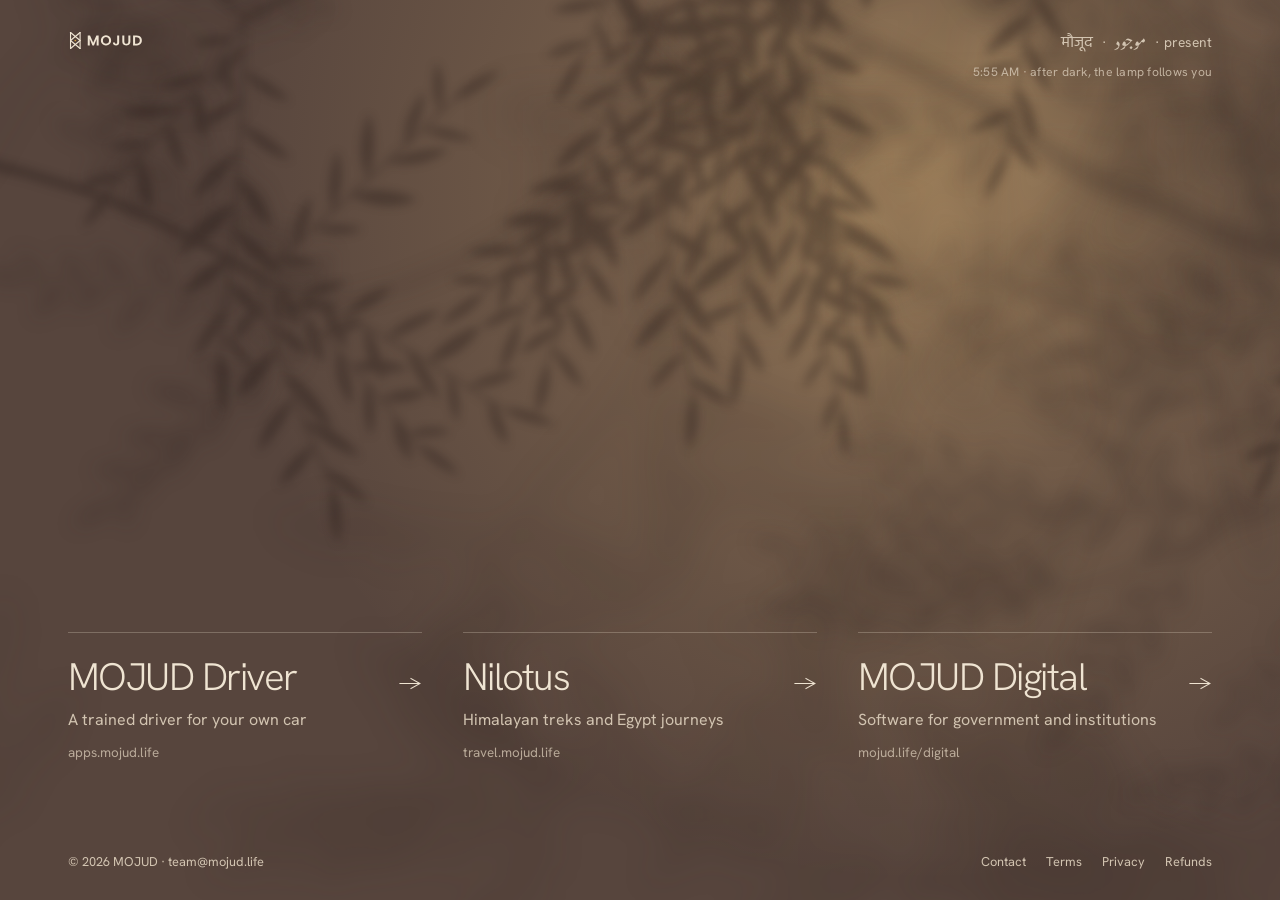
<file: index.html>
<!doctype html>
<html lang="en">
<head>
<meta charset="utf-8">
<meta name="viewport" content="width=device-width, initial-scale=1, viewport-fit=cover">
<meta name="description" content="MOJUD is a Udyam-registered micro enterprise with three businesses: MOJUD Driver (a trained driver for your own car), Nilotus (treks and Egypt journeys) and MOJUD Digital (websites, portals and WhatsApp AI for government).">
<meta name="theme-color" content="#DDB68A">
<meta property="og:type" content="website">
<meta property="og:title" content="MOJUD">
<meta property="og:description" content="MOJUD is a Udyam-registered micro enterprise with three businesses: MOJUD Driver (a trained driver for your own car), Nilotus (treks and Egypt journeys) and MOJUD Digital (websites, portals and WhatsApp AI for government).">
<meta property="og:url" content="https://mojud.life/">
<meta property="og:image" content="https://mojud.life/assets/og-mojud.png">
<link rel="canonical" href="https://mojud.life/">
<link rel="icon" href="favicon.svg" type="image/svg+xml">
<title>MOJUD | Driver on demand, Nilotus travel and MOJUD Digital</title>
<link rel="preconnect" href="https://fonts.googleapis.com">
<link rel="preconnect" href="https://fonts.gstatic.com" crossorigin>
<link rel="stylesheet" href="https://fonts.googleapis.com/css2?family=Hanken+Grotesk:wght@300..700&family=Hind:wght@400;500&family=Noto+Nastaliq+Urdu&display=swap">
<link rel="stylesheet" href="assets/site.css?v=9c64c933c2">
<script>
/* Links to the old one-page site (mojud.life/#work and so on) now land on MOJUD Digital */
(function () {
  var old = { '#services': '#services', '#work': '#work', '#work-spup': '#work', '#work-groundwater': '#work-ingres',
    '#partners': '#contact', '#approach': '#services', '#standards': '#services', '#team': '#team', '#contact': '#contact' };
  if (old[location.hash]) location.replace('digital.html' + old[location.hash]);
})();
</script>
</head>
<body>
<div class="home">
<!-- The wall: a neem tree's shadow cast by the real sun where the visitor is (assets/site.js, "Live sun").
     Three leaf layers at different depths; after dark the pointer becomes the lamp. -->
<div class="wall" id="wall" aria-hidden="true">
  <div class="wall-lamp"></div>
  <div class="leaf sign"><div><span class="dev" lang="hi">मौजूद</span></div></div>
  <div class="leaf far"><div><i></i></div></div>
  <div class="leaf mid"><div><i></i></div></div>
  <div class="leaf near"><div><i></i></div></div>
</div>

<header class="wrap home-top">
  <a href="./" aria-label="MOJUD home"><svg class="logo" viewBox="0 0 482.42 132" role="img" aria-label="MOJUD"><g stroke="currentColor" stroke-width="7" stroke-linecap="round" stroke-linejoin="round" fill="none">
<line x1="16" y1="16" x2="16" y2="116"/>
<line x1="76" y1="16" x2="76" y2="116"/>
<line x1="16" y1="16" x2="76" y2="66"/>
<line x1="76" y1="16" x2="16" y2="66"/>
<line x1="16" y1="66" x2="76" y2="116"/>
<line x1="76" y1="66" x2="16" y2="116"/>
</g>
<circle cx="46" cy="66" r="5.5" fill="#CE9A3C"/>
<path transform="translate(118 97) scale(0.09 -0.09)" d="M830 698V0H690V454L503 0H397L209 454V0H69V698H228L450 179L672 698Z" fill="currentColor"/>
<path transform="translate(203.51 97) scale(0.09 -0.09)" d="M35 351Q35 453 83.0 534.5Q131 616 213.0 662.0Q295 708 393 708Q492 708 573.5 662.0Q655 616 702.5 534.5Q750 453 750 351Q750 248 702.5 166.5Q655 85 573.0 39.0Q491 -7 393 -7Q295 -7 213.0 39.0Q131 85 83.0 166.5Q35 248 35 351ZM606 351Q606 421 579.0 473.5Q552 526 504.0 554.0Q456 582 393 582Q330 582 281.5 554.0Q233 526 206.0 473.5Q179 421 179 351Q179 281 206.0 228.0Q233 175 281.5 146.5Q330 118 393 118Q456 118 504.0 146.5Q552 175 579.0 228.0Q606 281 606 351Z" fill="currentColor"/>
<path transform="translate(278.94 97) scale(0.09 -0.09)" d="M476 698V208Q476 106 417.0 49.5Q358 -7 259 -7Q159 -7 97.5 51.0Q36 109 36 213H176Q177 168 197.5 143.0Q218 118 257 118Q295 118 315.0 142.0Q335 166 335 208V698Z" fill="currentColor"/>
<path transform="translate(335.36 97) scale(0.09 -0.09)" d="M207 698V266Q207 195 244.0 157.5Q281 120 348 120Q416 120 453.0 157.5Q490 195 490 266V698H631V267Q631 178 592.5 116.5Q554 55 489.5 24.0Q425 -7 346 -7Q268 -7 204.5 24.0Q141 55 104.0 116.5Q67 178 67 267V698Z" fill="currentColor"/>
<path transform="translate(403 97) scale(0.09 -0.09)" d="M681 348Q681 243 635.5 164.5Q590 86 506.5 43.0Q423 0 313 0H69V698H313Q423 698 506.5 655.0Q590 612 635.5 532.5Q681 453 681 348ZM538 348Q538 457 478.0 518.5Q418 580 308 580H209V119H308Q418 119 478.0 179.0Q538 239 538 348Z" fill="currentColor"/></svg></a>
  <div class="home-word-wrap">
    <p class="home-word"><span class="dev" lang="hi">मौजूद</span> · <span class="ar" lang="fa" dir="rtl">موجود</span> · present</p>
    <p class="home-stamp" id="sun-stamp"></p>
  </div>
</header>

<main id="main" class="wrap home-main">
  <h1 class="sr">MOJUD</h1>
  <nav aria-label="MOJUD businesses">
    <ul class="doors">
      <li>
        <a class="door" href="https://apps.mojud.life/">
          <span class="door-name">MOJUD Driver<span class="door-arr" aria-hidden="true">→</span></span>
          <span class="door-line">A trained driver for your own car</span>
          <span class="door-url">apps.mojud.life</span>
        </a>
      </li>
      <li>
        <a class="door" href="https://travel.mojud.life/">
          <span class="door-name">Nilotus<span class="door-arr" aria-hidden="true">→</span></span>
          <span class="door-line">Himalayan treks and Egypt journeys</span>
          <span class="door-url">travel.mojud.life</span>
        </a>
      </li>
      <li>
        <a class="door" href="digital.html">
          <span class="door-name">MOJUD Digital<span class="door-arr" aria-hidden="true">→</span></span>
          <span class="door-line">Software for government and institutions</span>
          <span class="door-url">mojud.life/digital</span>
        </a>
      </li>
    </ul>
  </nav>
</main>

<footer class="wrap home-foot">
  <p>© 2026 MOJUD · <a href="mailto:team@mojud.life">team@mojud.life</a></p>
  <ul>
    <li><a href="contact.html">Contact</a></li>
    <li><a href="terms.html">Terms</a></li>
    <li><a href="privacy.html">Privacy</a></li>
    <li><a href="refunds.html">Refunds</a></li>
  </ul>
</footer>
</div>
<script src="assets/site.js?v=4e05286529" defer></script>
</body>
</html>
</file>
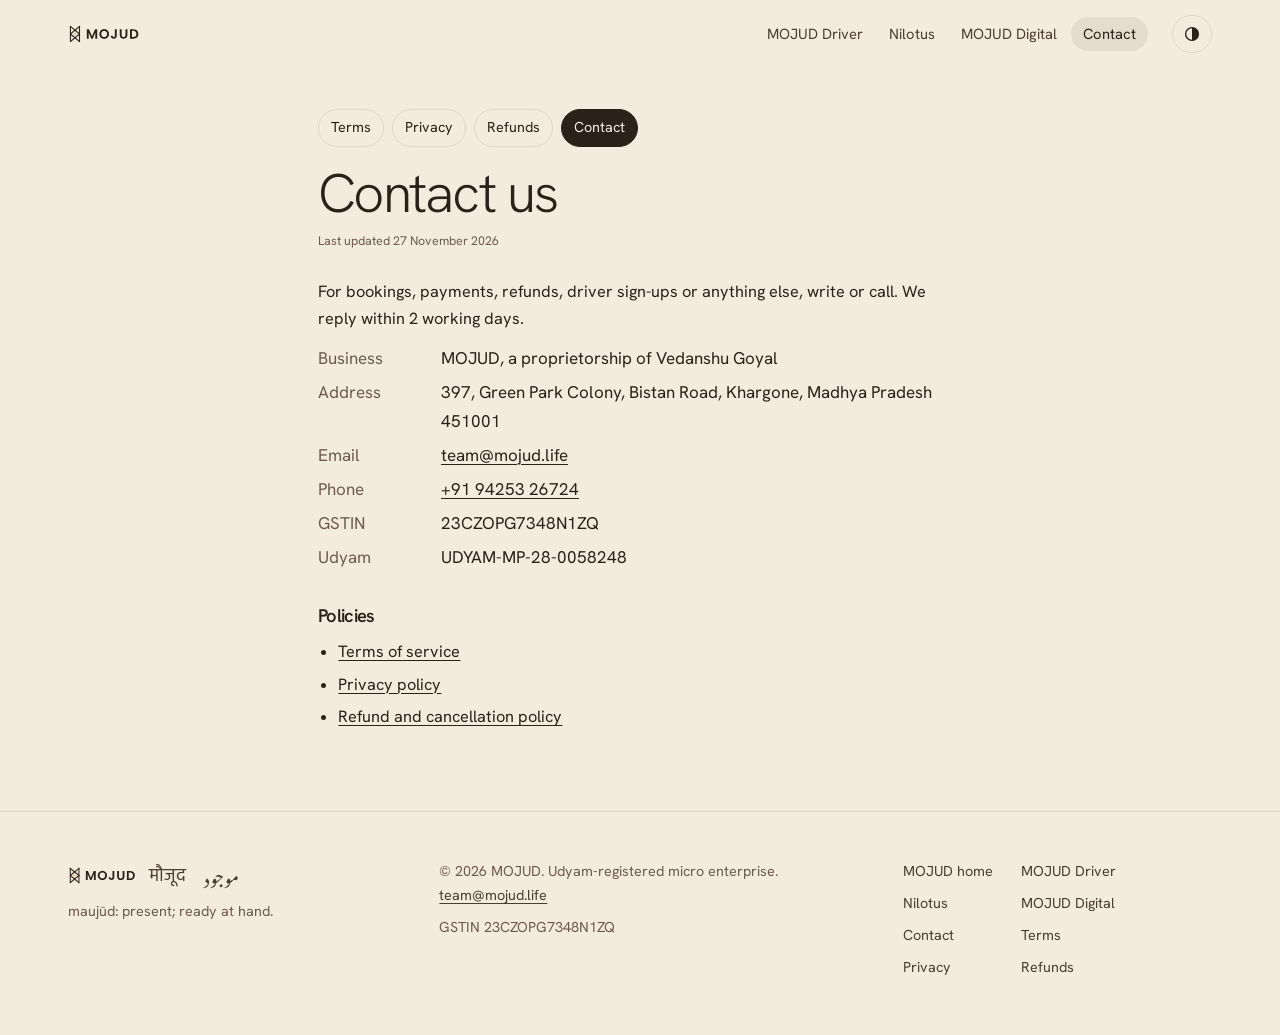
<file: contact.html>
<!doctype html>
<html lang="en">
<head>
<meta charset="utf-8">
<meta name="viewport" content="width=device-width, initial-scale=1, viewport-fit=cover">
<meta name="description" content="MOJUD, Khargone, Madhya Pradesh: team@mojud.life, +91 94253 26724.">
<meta name="theme-color" content="#F4EBDF">
<meta property="og:type" content="website">
<meta property="og:title" content="Contact us | MOJUD">
<meta property="og:description" content="MOJUD, Khargone, Madhya Pradesh: team@mojud.life, +91 94253 26724.">
<meta property="og:url" content="https://mojud.life/contact">
<link rel="canonical" href="https://mojud.life/contact">
<link rel="icon" href="favicon.svg" type="image/svg+xml">
<title>Contact us | MOJUD</title>
<link rel="preconnect" href="https://fonts.googleapis.com">
<link rel="preconnect" href="https://fonts.gstatic.com" crossorigin>
<link rel="stylesheet" href="https://fonts.googleapis.com/css2?family=Hanken+Grotesk:wght@300..700&family=Hind:wght@400;500&family=Noto+Nastaliq+Urdu&display=swap">
<link rel="stylesheet" href="assets/site.css?v=9c64c933c2">
<style>
.legal { max-width: 74ch; padding-block: 40px 72px; }
.legal h1 { font: 300 clamp(2.4rem, 6vw, 3.4rem)/1.05 var(--f-display); letter-spacing: -0.035em; margin: 18px 0 10px; }
.legal .updated { font: 400 .78rem/1.5 var(--f-mono); color: var(--muted); margin-bottom: 28px; }
.legal h2 { font: 600 1.15rem/1.3 var(--f-body); margin: 34px 0 10px; }
.legal p, .legal li { font-size: 1.02rem; line-height: 1.65; }
.legal p + p { margin-top: 10px; }
.legal ul { padding-left: 1.2em; display: grid; gap: 6px; margin: 8px 0; }
.legal table { width: 100%; border-collapse: collapse; margin: 10px 0; font-size: .98rem; }
.legal th, .legal td { text-align: left; padding: 9px 10px; border-bottom: 1px solid var(--line); vertical-align: top; }
.legal th { font-weight: 600; }
.legal .biz { display: grid; grid-template-columns: max-content 1fr; gap: 6px 18px; margin: 12px 0; }
.legal .biz dt { color: var(--muted); }
.legal .legal-nav { display: flex; flex-wrap: wrap; gap: 8px; margin: 0 0 8px; padding: 0; list-style: none; }
.legal-nav a { display: inline-block; padding: 6px 12px; border: 1px solid var(--line); border-radius: 999px; font-size: .9rem; text-decoration: none; color: var(--ink); }
.legal-nav a[aria-current="page"] { background: var(--ink); color: var(--paper); border-color: var(--ink); }
</style>
</head>
<body>
<div class="site" id="site">
<a class="skip" href="#main">Skip to content</a>
<header class="site-head">
  <div class="wrap head-row">
    <a class="brand" href="./" aria-label="MOJUD home"><svg class="logo" viewBox="0 0 482.42 132" role="img" aria-label="MOJUD"><g stroke="currentColor" stroke-width="7" stroke-linecap="round" stroke-linejoin="round" fill="none">
<line x1="16" y1="16" x2="16" y2="116"/>
<line x1="76" y1="16" x2="76" y2="116"/>
<line x1="16" y1="16" x2="76" y2="66"/>
<line x1="76" y1="16" x2="16" y2="66"/>
<line x1="16" y1="66" x2="76" y2="116"/>
<line x1="76" y1="66" x2="16" y2="116"/>
</g>
<circle cx="46" cy="66" r="5.5" fill="#CE9A3C"/>
<path transform="translate(118 97) scale(0.09 -0.09)" d="M830 698V0H690V454L503 0H397L209 454V0H69V698H228L450 179L672 698Z" fill="currentColor"/>
<path transform="translate(203.51 97) scale(0.09 -0.09)" d="M35 351Q35 453 83.0 534.5Q131 616 213.0 662.0Q295 708 393 708Q492 708 573.5 662.0Q655 616 702.5 534.5Q750 453 750 351Q750 248 702.5 166.5Q655 85 573.0 39.0Q491 -7 393 -7Q295 -7 213.0 39.0Q131 85 83.0 166.5Q35 248 35 351ZM606 351Q606 421 579.0 473.5Q552 526 504.0 554.0Q456 582 393 582Q330 582 281.5 554.0Q233 526 206.0 473.5Q179 421 179 351Q179 281 206.0 228.0Q233 175 281.5 146.5Q330 118 393 118Q456 118 504.0 146.5Q552 175 579.0 228.0Q606 281 606 351Z" fill="currentColor"/>
<path transform="translate(278.94 97) scale(0.09 -0.09)" d="M476 698V208Q476 106 417.0 49.5Q358 -7 259 -7Q159 -7 97.5 51.0Q36 109 36 213H176Q177 168 197.5 143.0Q218 118 257 118Q295 118 315.0 142.0Q335 166 335 208V698Z" fill="currentColor"/>
<path transform="translate(335.36 97) scale(0.09 -0.09)" d="M207 698V266Q207 195 244.0 157.5Q281 120 348 120Q416 120 453.0 157.5Q490 195 490 266V698H631V267Q631 178 592.5 116.5Q554 55 489.5 24.0Q425 -7 346 -7Q268 -7 204.5 24.0Q141 55 104.0 116.5Q67 178 67 267V698Z" fill="currentColor"/>
<path transform="translate(403 97) scale(0.09 -0.09)" d="M681 348Q681 243 635.5 164.5Q590 86 506.5 43.0Q423 0 313 0H69V698H313Q423 698 506.5 655.0Q590 612 635.5 532.5Q681 453 681 348ZM538 348Q538 457 478.0 518.5Q418 580 308 580H209V119H308Q418 119 478.0 179.0Q538 239 538 348Z" fill="currentColor"/></svg></a>
    <nav id="site-nav" aria-label="Main">
      <ul>
        <li><a href="https://apps.mojud.life/">MOJUD Driver</a></li>
        <li><a href="https://travel.mojud.life/">Nilotus</a></li>
        <li><a href="digital.html">MOJUD Digital</a></li>
        <li><a href="contact.html" aria-current="page">Contact</a></li>
      </ul>
    </nav>
    <div class="head-actions">
      <button class="icon-btn" id="theme-btn" type="button" aria-label="Switch to dark theme"><svg width="18" height="18" viewBox="0 0 24 24" aria-hidden="true"><circle cx="12" cy="12" r="8.5" fill="none" stroke="currentColor" stroke-width="1.8"/><path d="M12 3.5a8.5 8.5 0 0 1 0 17z" fill="currentColor"/></svg></button>
      <button class="icon-btn menu-btn" id="menu-btn" type="button" aria-expanded="false" aria-controls="site-nav"><svg width="16" height="16" viewBox="0 0 24 24" aria-hidden="true"><path d="M3 7h18M3 17h18" stroke="currentColor" stroke-width="2" stroke-linecap="round"/></svg>Menu</button>
    </div>
  </div>
</header>

<main id="main">
  <article class="wrap legal">
    <ul class="legal-nav" aria-label="Policies">
  <li><a href="terms.html">Terms</a></li>
  <li><a href="privacy.html">Privacy</a></li>
  <li><a href="refunds.html">Refunds</a></li>
  <li><a href="contact.html" aria-current="page">Contact</a></li>
    </ul>
    <h1>Contact us</h1>
    <p class="updated">Last updated 27 November 2026</p>
<p>For bookings, payments, refunds, driver sign-ups or anything else, write or call. We reply within 2 working days.</p>
<dl class="biz">
  <dt>Business</dt><dd>MOJUD, a proprietorship of Vedanshu Goyal</dd>
  <dt>Address</dt><dd>397, Green Park Colony, Bistan Road, Khargone, Madhya Pradesh 451001</dd>
  <dt>Email</dt><dd><a href="mailto:team@mojud.life">team@mojud.life</a></dd>
  <dt>Phone</dt><dd><a href="tel:+919425326724">+91 94253 26724</a></dd>
  <dt>GSTIN</dt><dd>23CZOPG7348N1ZQ</dd>
  <dt>Udyam</dt><dd>UDYAM-MP-28-0058248</dd>
</dl>
<h2>Policies</h2>
<ul>
  <li><a href="terms.html">Terms of service</a></li>
  <li><a href="privacy.html">Privacy policy</a></li>
  <li><a href="refunds.html">Refund and cancellation policy</a></li>
</ul>
  </article>
</main>

<footer class="site-foot">
  <div class="wrap foot-grid">
    <div>
      <p class="foot-brand"><svg class="logo" viewBox="0 0 482.42 132" role="img" aria-label="MOJUD"><g stroke="currentColor" stroke-width="7" stroke-linecap="round" stroke-linejoin="round" fill="none">
<line x1="16" y1="16" x2="16" y2="116"/>
<line x1="76" y1="16" x2="76" y2="116"/>
<line x1="16" y1="16" x2="76" y2="66"/>
<line x1="76" y1="16" x2="16" y2="66"/>
<line x1="16" y1="66" x2="76" y2="116"/>
<line x1="76" y1="66" x2="16" y2="116"/>
</g>
<circle cx="46" cy="66" r="5.5" fill="#CE9A3C"/>
<path transform="translate(118 97) scale(0.09 -0.09)" d="M830 698V0H690V454L503 0H397L209 454V0H69V698H228L450 179L672 698Z" fill="currentColor"/>
<path transform="translate(203.51 97) scale(0.09 -0.09)" d="M35 351Q35 453 83.0 534.5Q131 616 213.0 662.0Q295 708 393 708Q492 708 573.5 662.0Q655 616 702.5 534.5Q750 453 750 351Q750 248 702.5 166.5Q655 85 573.0 39.0Q491 -7 393 -7Q295 -7 213.0 39.0Q131 85 83.0 166.5Q35 248 35 351ZM606 351Q606 421 579.0 473.5Q552 526 504.0 554.0Q456 582 393 582Q330 582 281.5 554.0Q233 526 206.0 473.5Q179 421 179 351Q179 281 206.0 228.0Q233 175 281.5 146.5Q330 118 393 118Q456 118 504.0 146.5Q552 175 579.0 228.0Q606 281 606 351Z" fill="currentColor"/>
<path transform="translate(278.94 97) scale(0.09 -0.09)" d="M476 698V208Q476 106 417.0 49.5Q358 -7 259 -7Q159 -7 97.5 51.0Q36 109 36 213H176Q177 168 197.5 143.0Q218 118 257 118Q295 118 315.0 142.0Q335 166 335 208V698Z" fill="currentColor"/>
<path transform="translate(335.36 97) scale(0.09 -0.09)" d="M207 698V266Q207 195 244.0 157.5Q281 120 348 120Q416 120 453.0 157.5Q490 195 490 266V698H631V267Q631 178 592.5 116.5Q554 55 489.5 24.0Q425 -7 346 -7Q268 -7 204.5 24.0Q141 55 104.0 116.5Q67 178 67 267V698Z" fill="currentColor"/>
<path transform="translate(403 97) scale(0.09 -0.09)" d="M681 348Q681 243 635.5 164.5Q590 86 506.5 43.0Q423 0 313 0H69V698H313Q423 698 506.5 655.0Q590 612 635.5 532.5Q681 453 681 348ZM538 348Q538 457 478.0 518.5Q418 580 308 580H209V119H308Q418 119 478.0 179.0Q538 239 538 348Z" fill="currentColor"/></svg><span class="dev" lang="hi">मौजूद</span> <span class="ar" lang="fa" dir="rtl">موجود</span></p>
      <p class="foot-def">maujūd: present; ready at hand.</p>
    </div>
    <div class="foot-meta">
      <p>© 2026 MOJUD. Udyam-registered micro enterprise. <a href="mailto:team@mojud.life">team@mojud.life</a></p>
      <p>GSTIN 23CZOPG7348N1ZQ</p>
    </div>
    <nav class="foot-nav" aria-label="Footer">
      <ul>
        <li><a href="./">MOJUD home</a></li>
        <li><a href="https://apps.mojud.life/">MOJUD Driver</a></li>
        <li><a href="https://travel.mojud.life/">Nilotus</a></li>
        <li><a href="digital.html">MOJUD Digital</a></li>
        <li><a href="contact.html">Contact</a></li>
        <li><a href="terms.html">Terms</a></li>
        <li><a href="privacy.html">Privacy</a></li>
        <li><a href="refunds.html">Refunds</a></li>
      </ul>
    </nav>
  </div>
</footer>
</div>
<script src="assets/site.js?v=4e05286529" defer></script>
</body>
</html>
</file>
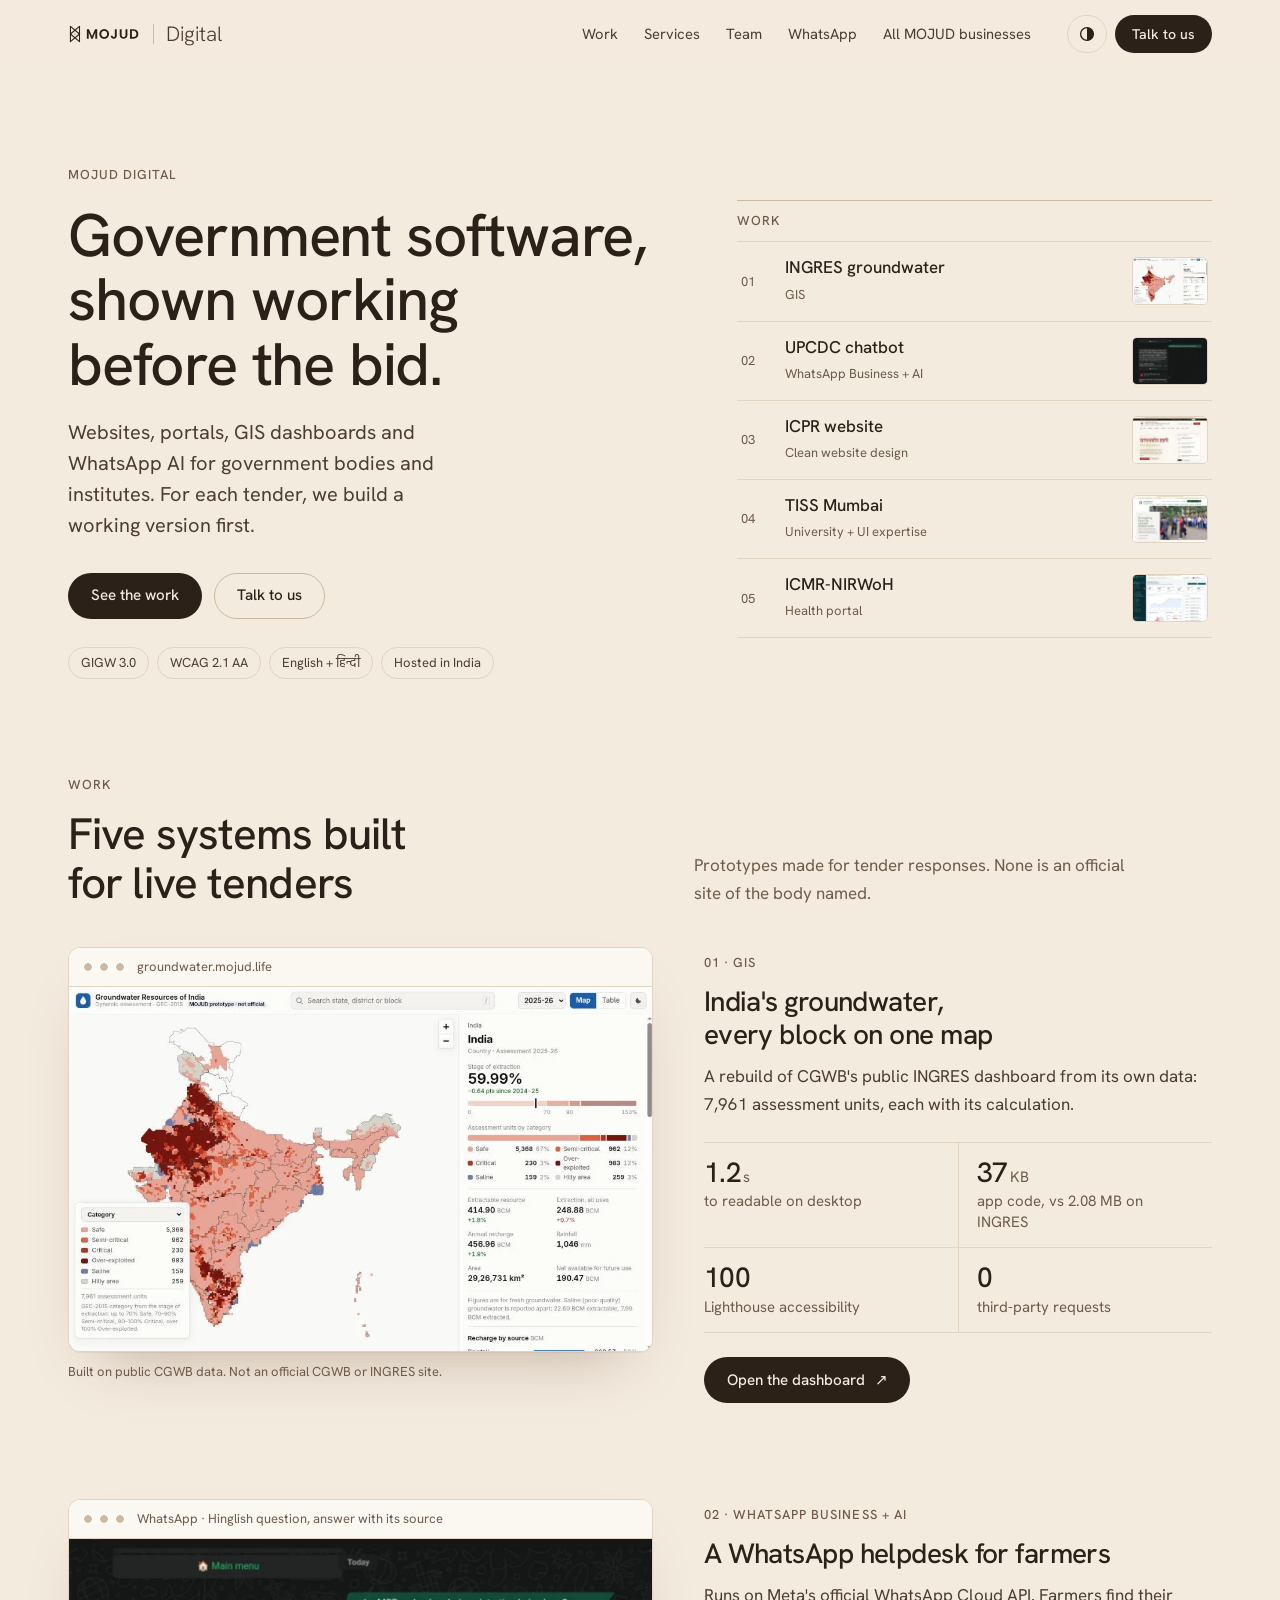
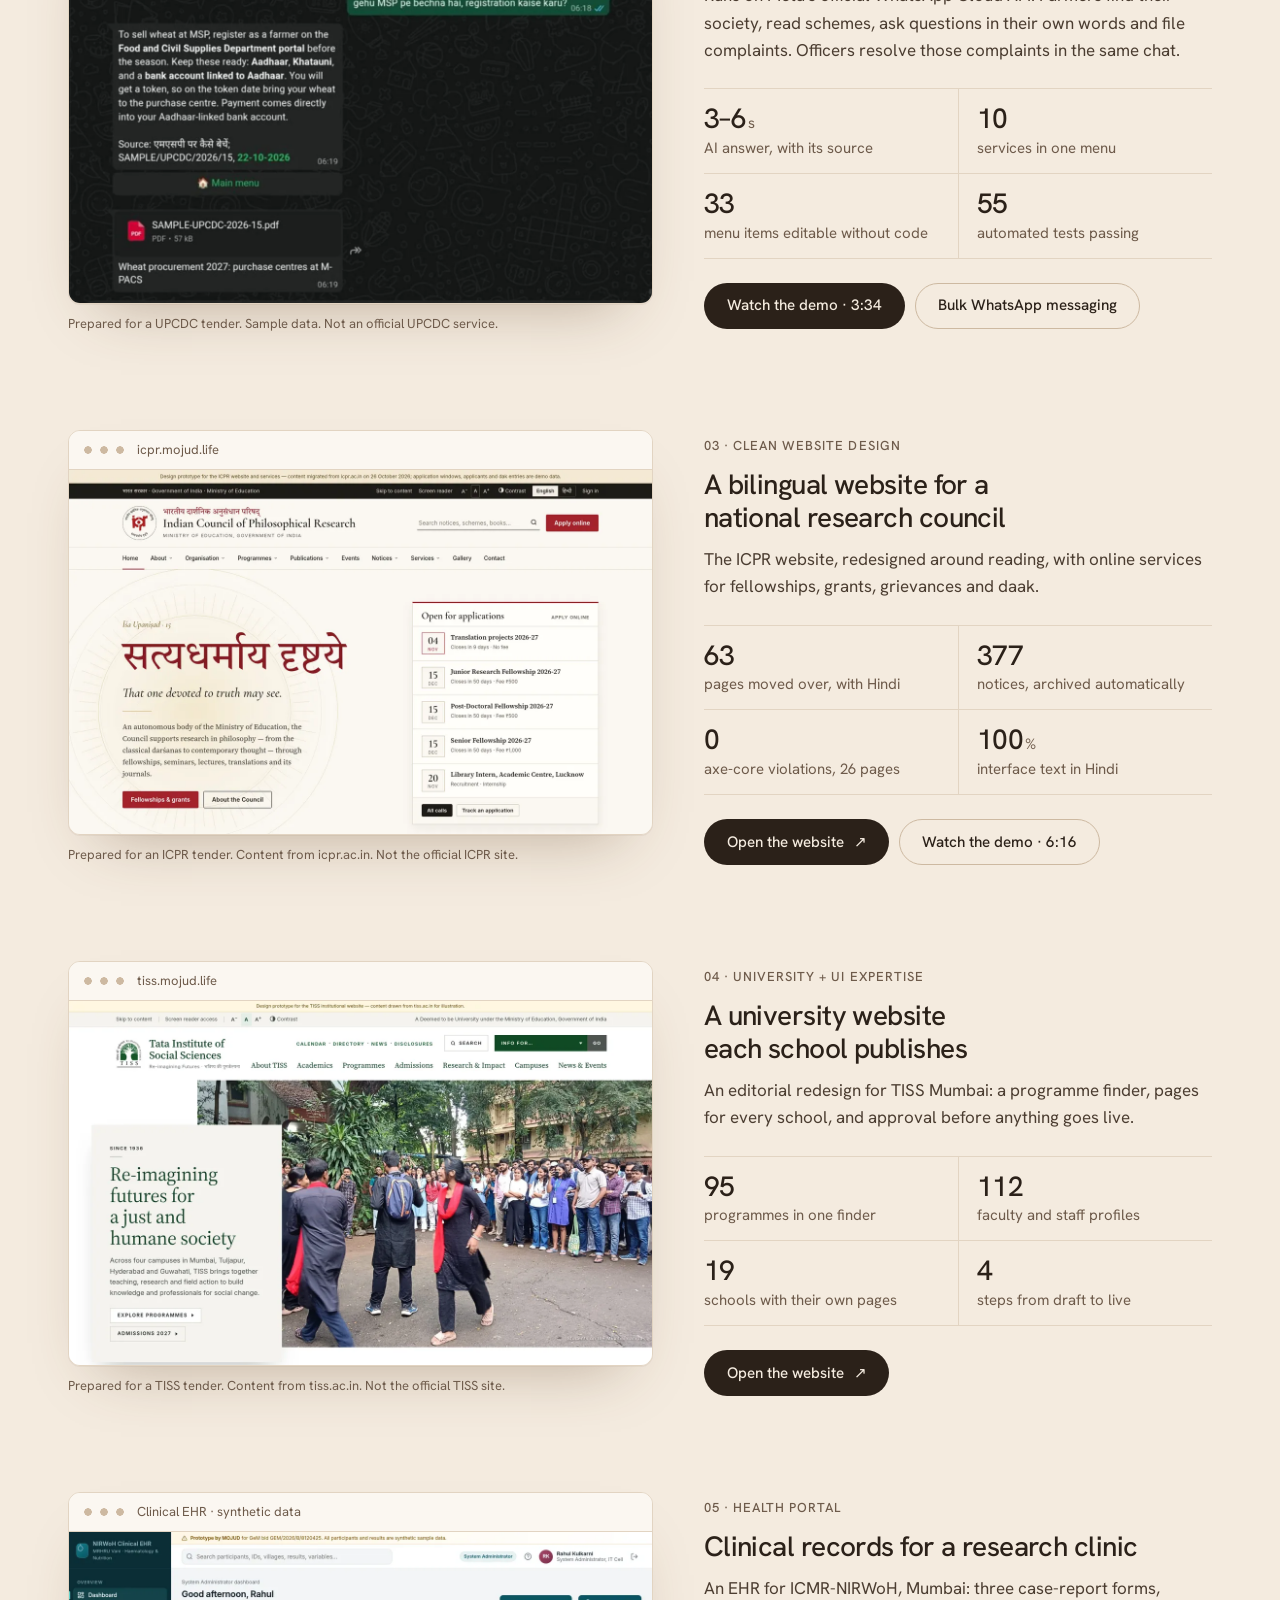
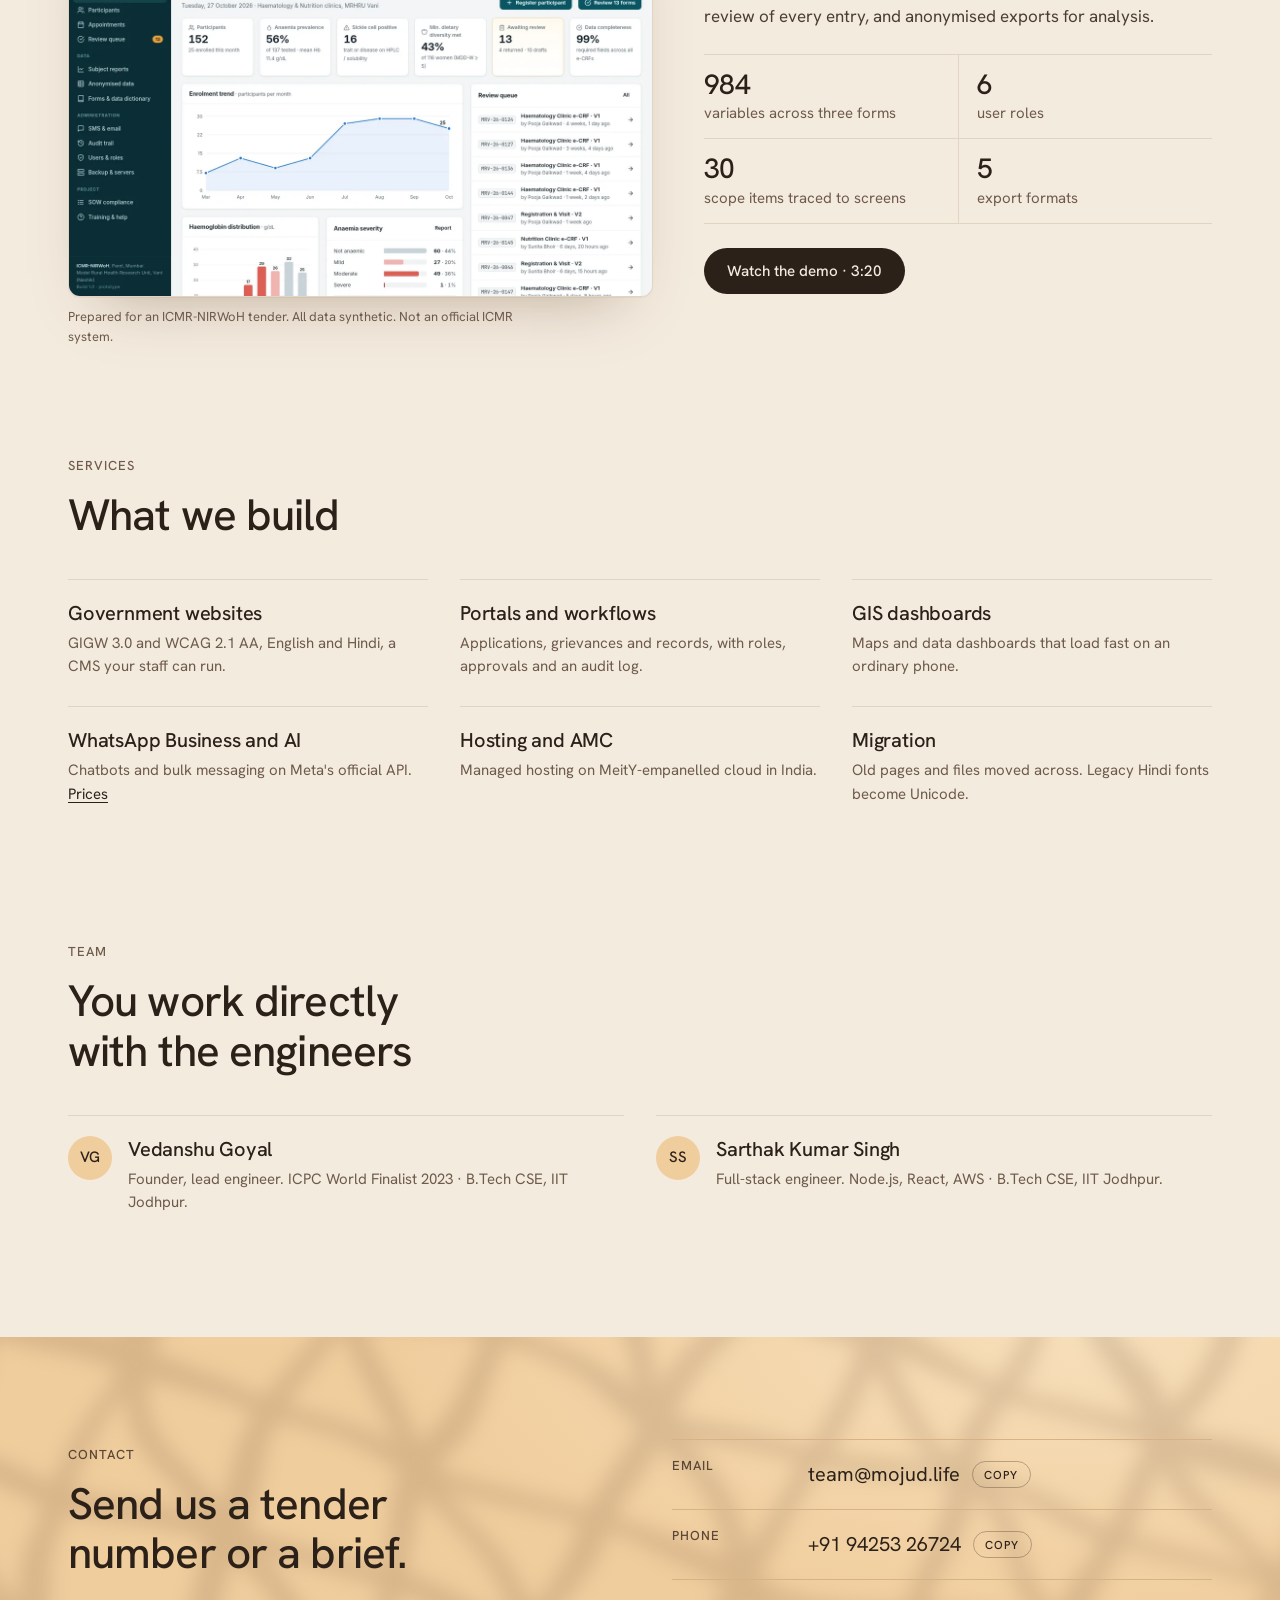
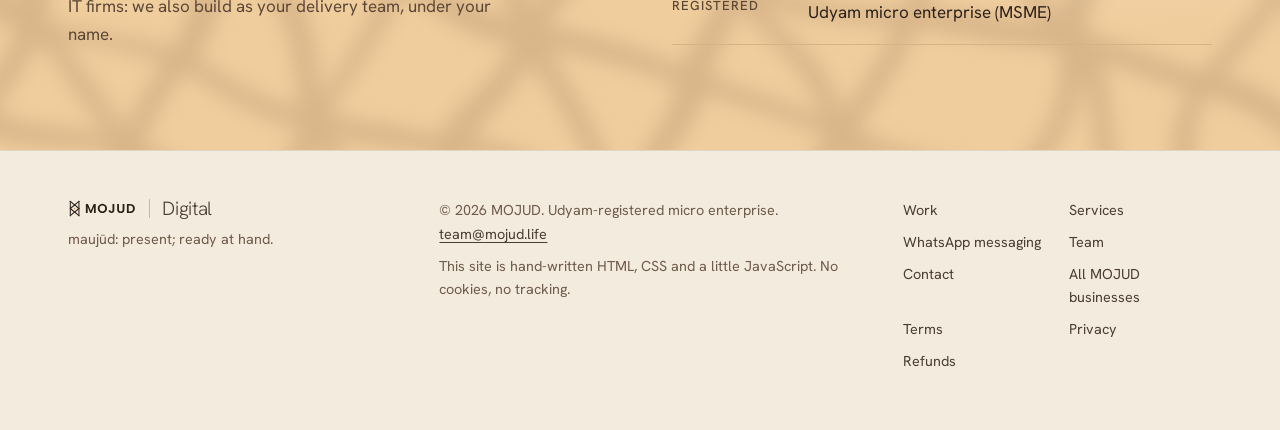
<file: digital.html>
<!doctype html>
<html lang="en">
<head>
<meta charset="utf-8">
<meta name="viewport" content="width=device-width, initial-scale=1, viewport-fit=cover">
<meta name="description" content="MOJUD Digital builds accessible, bilingual websites, portals, GIS dashboards and WhatsApp AI services for government bodies, universities and institutes, to GIGW 3.0 and WCAG 2.1 AA, and hosts them as an MSP in India.">
<meta name="theme-color" content="#F4EBDF">
<meta property="og:type" content="website">
<meta property="og:title" content="MOJUD Digital">
<meta property="og:description" content="MOJUD Digital builds accessible, bilingual websites, portals, GIS dashboards and WhatsApp AI services for government bodies, universities and institutes, to GIGW 3.0 and WCAG 2.1 AA, and hosts them as an MSP in India.">
<meta property="og:url" content="https://mojud.life/digital">
<meta property="og:image" content="https://mojud.life/assets/icpr-home.webp">
<link rel="canonical" href="https://mojud.life/digital">
<link rel="icon" href="favicon.svg" type="image/svg+xml">
<title>MOJUD Digital | Websites, portals, GIS and WhatsApp AI for government</title>
<link rel="preconnect" href="https://fonts.googleapis.com">
<link rel="preconnect" href="https://fonts.gstatic.com" crossorigin>
<link rel="stylesheet" href="https://fonts.googleapis.com/css2?family=Hanken+Grotesk:wght@300..700&family=Hind:wght@400;500&family=Noto+Nastaliq+Urdu&display=swap">
<link rel="stylesheet" href="assets/site.css?v=9c64c933c2">
</head>
<body>
<div class="site" id="site">
<a class="skip" href="#main">Skip to content</a>
<header class="site-head">
  <div class="wrap head-row">
    <a class="brand" href="digital.html" aria-label="MOJUD Digital"><svg class="logo" viewBox="0 0 482.42 132" role="img" aria-label="MOJUD"><g stroke="currentColor" stroke-width="7" stroke-linecap="round" stroke-linejoin="round" fill="none">
<line x1="16" y1="16" x2="16" y2="116"/>
<line x1="76" y1="16" x2="76" y2="116"/>
<line x1="16" y1="16" x2="76" y2="66"/>
<line x1="76" y1="16" x2="16" y2="66"/>
<line x1="16" y1="66" x2="76" y2="116"/>
<line x1="76" y1="66" x2="16" y2="116"/>
</g>
<circle cx="46" cy="66" r="5.5" fill="#CE9A3C"/>
<path transform="translate(118 97) scale(0.09 -0.09)" d="M830 698V0H690V454L503 0H397L209 454V0H69V698H228L450 179L672 698Z" fill="currentColor"/>
<path transform="translate(203.51 97) scale(0.09 -0.09)" d="M35 351Q35 453 83.0 534.5Q131 616 213.0 662.0Q295 708 393 708Q492 708 573.5 662.0Q655 616 702.5 534.5Q750 453 750 351Q750 248 702.5 166.5Q655 85 573.0 39.0Q491 -7 393 -7Q295 -7 213.0 39.0Q131 85 83.0 166.5Q35 248 35 351ZM606 351Q606 421 579.0 473.5Q552 526 504.0 554.0Q456 582 393 582Q330 582 281.5 554.0Q233 526 206.0 473.5Q179 421 179 351Q179 281 206.0 228.0Q233 175 281.5 146.5Q330 118 393 118Q456 118 504.0 146.5Q552 175 579.0 228.0Q606 281 606 351Z" fill="currentColor"/>
<path transform="translate(278.94 97) scale(0.09 -0.09)" d="M476 698V208Q476 106 417.0 49.5Q358 -7 259 -7Q159 -7 97.5 51.0Q36 109 36 213H176Q177 168 197.5 143.0Q218 118 257 118Q295 118 315.0 142.0Q335 166 335 208V698Z" fill="currentColor"/>
<path transform="translate(335.36 97) scale(0.09 -0.09)" d="M207 698V266Q207 195 244.0 157.5Q281 120 348 120Q416 120 453.0 157.5Q490 195 490 266V698H631V267Q631 178 592.5 116.5Q554 55 489.5 24.0Q425 -7 346 -7Q268 -7 204.5 24.0Q141 55 104.0 116.5Q67 178 67 267V698Z" fill="currentColor"/>
<path transform="translate(403 97) scale(0.09 -0.09)" d="M681 348Q681 243 635.5 164.5Q590 86 506.5 43.0Q423 0 313 0H69V698H313Q423 698 506.5 655.0Q590 612 635.5 532.5Q681 453 681 348ZM538 348Q538 457 478.0 518.5Q418 580 308 580H209V119H308Q418 119 478.0 179.0Q538 239 538 348Z" fill="currentColor"/></svg><span class="brand-unit" aria-hidden="true">Digital</span></a>
    <nav id="site-nav" aria-label="Main">
      <ul>
        <li><a href="#work">Work</a></li>
        <li><a href="#services">Services</a></li>
        <li><a href="#team">Team</a></li>
        <li><a href="whatsapp.html">WhatsApp</a></li>
        <li><a href="./">All MOJUD businesses</a></li>
      </ul>
    </nav>
    <div class="head-actions">
      <button class="icon-btn" id="theme-btn" type="button" aria-label="Switch to dark theme"><svg width="18" height="18" viewBox="0 0 24 24" aria-hidden="true"><circle cx="12" cy="12" r="8.5" fill="none" stroke="currentColor" stroke-width="1.8"/><path d="M12 3.5a8.5 8.5 0 0 1 0 17z" fill="currentColor"/></svg></button>
      <button class="icon-btn menu-btn" id="menu-btn" type="button" aria-expanded="false" aria-controls="site-nav"><svg width="16" height="16" viewBox="0 0 24 24" aria-hidden="true"><path d="M3 7h18M3 17h18" stroke="currentColor" stroke-width="2" stroke-linecap="round"/></svg>Menu</button>
      <a class="btn btn-accent btn-sm head-cta" href="#contact">Talk to us</a>
    </div>
  </div>
</header>

<main id="main" class="dg">
  <section class="wrap d-hero" id="top" aria-labelledby="hero-title">
    <div>
      <p class="eyebrow">MOJUD Digital</p>
      <h1 id="hero-title">Government software, shown working before the bid.</h1>
      <p class="lead">Websites, portals, GIS dashboards and WhatsApp AI for government bodies and institutes. For each tender, we build a working version first.</p>
      <div class="cta-row">
        <a class="btn btn-accent" href="#work">See the work</a>
        <a class="btn btn-ghost" href="#contact">Talk to us</a>
      </div>
      <ul class="hero-tags" aria-label="What we build to">
        <li>GIGW 3.0</li>
        <li>WCAG 2.1 AA</li>
        <li>English + <span class="dev" lang="hi">हिन्दी</span></li>
        <li>Hosted in India</li>
      </ul>
    </div>

    <nav class="p-index" aria-labelledby="index-title">
      <p class="p-index-head" id="index-title">Work</p>
      <ol>
        <li><a class="p-row" href="#work-ingres"><span class="p-no">01</span><span><span class="p-name">INGRES groundwater</span><span class="p-tag">GIS</span></span><img src="assets/groundwater.webp" width="1200" height="750" alt=""></a></li>
        <li><a class="p-row" href="#work-upcdc"><span class="p-no">02</span><span><span class="p-name">UPCDC chatbot</span><span class="p-tag">WhatsApp Business + AI</span></span><img src="assets/upcdc-chat.webp" width="1200" height="750" alt=""></a></li>
        <li><a class="p-row" href="#work-icpr"><span class="p-no">03</span><span><span class="p-name">ICPR website</span><span class="p-tag">Clean website design</span></span><img src="assets/icpr-home.webp" width="1200" height="750" alt=""></a></li>
        <li><a class="p-row" href="#work-tiss"><span class="p-no">04</span><span><span class="p-name">TISS Mumbai</span><span class="p-tag">University + UI expertise</span></span><img src="assets/tiss-home.webp" width="1200" height="750" alt=""></a></li>
        <li><a class="p-row" href="#work-icmr"><span class="p-no">05</span><span><span class="p-name">ICMR-NIRWoH</span><span class="p-tag">Health portal</span></span><img src="assets/nirwoh-dashboard.webp" width="1200" height="750" alt=""></a></li>
      </ol>
    </nav>
  </section>

  <section class="section wrap" id="work" aria-labelledby="work-title">
    <div class="sec-head">
      <div>
        <p class="eyebrow">Work</p>
        <h2 id="work-title">Five systems built for live tenders</h2>
      </div>
      <p class="sec-intro">Prototypes made for tender responses. None is an official site of the body named.</p>
    </div>

    <div class="cases">
      <article class="case" id="work-ingres" aria-labelledby="ingres-title">
        <div class="case-media">
          <figure class="frame">
            <div class="frame-bar"><span class="frame-url">groundwater.mojud.life</span></div>
            <div class="frame-shot"><img src="assets/groundwater.webp" width="1200" height="750" loading="lazy" alt="Groundwater dashboard prototype: a map of India with assessment units shaded from Safe to Over-exploited, and a panel showing India's stage of extraction."></div>
          </figure>
          <p class="frame-cap">Built on public CGWB data. Not an official CGWB or INGRES site.</p>
        </div>
        <div class="case-body">
          <p class="case-tag">01 · GIS</p>
          <h3 id="ingres-title">India's groundwater, every block on one map</h3>
          <p class="case-sum">A rebuild of CGWB's public INGRES dashboard from its own data: 7,961 assessment units, each with its calculation.</p>
          <dl class="stats">
            <div><dt>to readable on desktop</dt><dd>1.2<span>s</span></dd></div>
            <div><dt>app code, vs 2.08 MB on INGRES</dt><dd>37<span>KB</span></dd></div>
            <div><dt>Lighthouse accessibility</dt><dd>100</dd></div>
            <div><dt>third-party requests</dt><dd>0</dd></div>
          </dl>
          <div class="work-links">
            <a class="btn btn-accent" href="https://groundwater.mojud.life/" target="_blank" rel="noopener">Open the dashboard <span class="arr ne" aria-hidden="true">↗</span></a>
          </div>
        </div>
      </article>

      <article class="case" id="work-upcdc" aria-labelledby="upcdc-title">
        <div class="case-media">
          <figure class="frame">
            <div class="frame-bar"><span class="frame-url">WhatsApp · Hinglish question, answer with its source</span></div>
            <div class="frame-shot"><img src="assets/upcdc-chat.webp" width="1200" height="750" loading="lazy" alt="WhatsApp chat with the prototype bot: a farmer asks in Hinglish how to register to sell wheat at MSP; the bot lists the documents, names the source circular and sends it as a PDF."></div>
          </figure>
          <p class="frame-cap">Prepared for a UPCDC tender. Sample data. Not an official UPCDC service.</p>
        </div>
        <div class="case-body">
          <p class="case-tag">02 · WhatsApp Business + AI</p>
          <h3 id="upcdc-title">A WhatsApp helpdesk for farmers</h3>
          <p class="case-sum">Runs on Meta's official WhatsApp Cloud API. Farmers find their society, read schemes, ask questions in their own words and file complaints. Officers resolve those complaints in the same chat.</p>
          <dl class="stats">
            <div><dt>AI answer, with its source</dt><dd>3–6<span>s</span></dd></div>
            <div><dt>services in one menu</dt><dd>10</dd></div>
            <div><dt>menu items editable without code</dt><dd>33</dd></div>
            <div><dt>automated tests passing</dt><dd>55</dd></div>
          </dl>
          <div class="work-links">
            <a class="btn btn-accent" href="media/demo/UPCDC.mp4" data-video="media/demo/UPCDC.mp4" data-video-title="UPCDC WhatsApp chatbot · demo, 3:34 · Hindi voice-over">Watch the demo · 3:34</a>
            <a class="btn btn-ghost" href="whatsapp.html">Bulk WhatsApp messaging</a>
          </div>
        </div>
      </article>

      <article class="case" id="work-icpr" aria-labelledby="icpr-title">
        <div class="case-media">
          <figure class="frame">
            <div class="frame-bar"><span class="frame-url">icpr.mojud.life</span></div>
            <div class="frame-shot"><img src="assets/icpr-home.webp" width="1200" height="750" loading="lazy" alt="ICPR website prototype home page: the Council's motto in large red Devanagari on ivory paper, with a list of open calls for fellowships and grants."></div>
          </figure>
          <p class="frame-cap">Prepared for an ICPR tender. Content from icpr.ac.in. Not the official ICPR site.</p>
        </div>
        <div class="case-body">
          <p class="case-tag">03 · Clean website design</p>
          <h3 id="icpr-title">A bilingual website for a national research council</h3>
          <p class="case-sum">The ICPR website, redesigned around reading, with online services for fellowships, grants, grievances and daak.</p>
          <dl class="stats">
            <div><dt>pages moved over, with Hindi</dt><dd>63</dd></div>
            <div><dt>notices, archived automatically</dt><dd>377</dd></div>
            <div><dt>axe-core violations, 26 pages</dt><dd>0</dd></div>
            <div><dt>interface text in Hindi</dt><dd>100<span>%</span></dd></div>
          </dl>
          <div class="work-links">
            <a class="btn btn-accent" href="https://icpr.mojud.life/" target="_blank" rel="noopener">Open the website <span class="arr ne" aria-hidden="true">↗</span></a>
            <a class="btn btn-ghost" href="https://icpr.mojud.life/media/demo/ICPR-prototype-demo.mp4" data-video="https://icpr.mojud.life/media/demo/ICPR-prototype-demo.mp4" data-video-title="ICPR website and online services · demo, 6:16">Watch the demo · 6:16</a>
          </div>
        </div>
      </article>

      <article class="case" id="work-tiss" aria-labelledby="tiss-title">
        <div class="case-media">
          <figure class="frame">
            <div class="frame-bar"><span class="frame-url">tiss.mojud.life</span></div>
            <div class="frame-shot"><img src="assets/tiss-home.webp" width="1200" height="750" loading="lazy" alt="TISS website prototype home page: a two-row header with search, and the headline 'Re-imagining futures for a just and humane society' beside a photo of students on campus."></div>
          </figure>
          <p class="frame-cap">Prepared for a TISS tender. Content from tiss.ac.in. Not the official TISS site.</p>
        </div>
        <div class="case-body">
          <p class="case-tag">04 · University + UI expertise</p>
          <h3 id="tiss-title">A university website each school publishes</h3>
          <p class="case-sum">An editorial redesign for TISS Mumbai: a programme finder, pages for every school, and approval before anything goes live.</p>
          <dl class="stats">
            <div><dt>programmes in one finder</dt><dd>95</dd></div>
            <div><dt>faculty and staff profiles</dt><dd>112</dd></div>
            <div><dt>schools with their own pages</dt><dd>19</dd></div>
            <div><dt>steps from draft to live</dt><dd>4</dd></div>
          </dl>
          <div class="work-links">
            <a class="btn btn-accent" href="https://tiss.mojud.life/" target="_blank" rel="noopener">Open the website <span class="arr ne" aria-hidden="true">↗</span></a>
          </div>
        </div>
      </article>

      <article class="case" id="work-icmr" aria-labelledby="icmr-title">
        <div class="case-media">
          <figure class="frame">
            <div class="frame-bar"><span class="frame-url">Clinical EHR · synthetic data</span></div>
            <div class="frame-shot"><img src="assets/nirwoh-dashboard.webp" width="1200" height="750" loading="lazy" alt="EHR prototype dashboard: participant and visit counts, an enrolment trend chart, a haemoglobin distribution and a queue of forms waiting for review."></div>
          </figure>
          <p class="frame-cap">Prepared for an ICMR-NIRWoH tender. All data synthetic. Not an official ICMR system.</p>
        </div>
        <div class="case-body">
          <p class="case-tag">05 · Health portal</p>
          <h3 id="icmr-title">Clinical records for a research clinic</h3>
          <p class="case-sum">An EHR for ICMR-NIRWoH, Mumbai: three case-report forms, review of every entry, and anonymised exports for analysis.</p>
          <dl class="stats">
            <div><dt>variables across three forms</dt><dd>984</dd></div>
            <div><dt>user roles</dt><dd>6</dd></div>
            <div><dt>scope items traced to screens</dt><dd>30</dd></div>
            <div><dt>export formats</dt><dd>5</dd></div>
          </dl>
          <div class="work-links">
            <a class="btn btn-accent" href="media/demo/NIRWoH.mp4" data-video="media/demo/NIRWoH.mp4" data-video-title="ICMR-NIRWoH clinical EHR · demo, 3:20 · captions, no voice">Watch the demo · 3:20</a>
          </div>
        </div>
      </article>
    </div>
  </section>

  <section class="section wrap" id="services" aria-labelledby="services-title">
    <div class="sec-head">
      <div>
        <p class="eyebrow">Services</p>
        <h2 id="services-title">What we build</h2>
      </div>
    </div>
    <ul class="svc-list">
      <li><h3>Government websites</h3><p>GIGW 3.0 and WCAG 2.1 AA, English and Hindi, a CMS your staff can run.</p></li>
      <li><h3>Portals and workflows</h3><p>Applications, grievances and records, with roles, approvals and an audit log.</p></li>
      <li><h3>GIS dashboards</h3><p>Maps and data dashboards that load fast on an ordinary phone.</p></li>
      <li><h3>WhatsApp Business and AI</h3><p>Chatbots and bulk messaging on Meta's official API. <a href="whatsapp.html">Prices</a></p></li>
      <li><h3>Hosting and AMC</h3><p>Managed hosting on MeitY-empanelled cloud in India.</p></li>
      <li><h3>Migration</h3><p>Old pages and files moved across. Legacy Hindi fonts become Unicode.</p></li>
    </ul>
  </section>

  <section class="section wrap" id="team" aria-labelledby="team-title">
    <div class="sec-head">
      <div>
        <p class="eyebrow">Team</p>
        <h2 id="team-title">You work directly with the engineers</h2>
      </div>
    </div>
    <ul class="team-list">
      <li>
        <span class="mono-av" aria-hidden="true">VG</span>
        <div><h3>Vedanshu Goyal</h3><p>Founder, lead engineer. ICPC World Finalist 2023 · B.Tech CSE, IIT Jodhpur.</p></div>
      </li>
      <li>
        <span class="mono-av" aria-hidden="true">SS</span>
        <div><h3>Sarthak Kumar Singh</h3><p>Full-stack engineer. Node.js, React, AWS · B.Tech CSE, IIT Jodhpur.</p></div>
      </li>
    </ul>
  </section>

  <section class="section band" id="contact" aria-labelledby="contact-title">
<div class="jaali" aria-hidden="true"><i></i></div>
    <div class="wrap contact">
      <div id="partners">
        <p class="eyebrow">Contact</p>
        <h2 id="contact-title">Send us a tender number or a brief.</h2>
        <p class="sec-intro">IT firms: we also build as your delivery team, under your name.</p>
      </div>
      <dl class="c-list">
        <div><dt>Email</dt><dd class="c-val"><a href="mailto:team@mojud.life">team@mojud.life</a><button class="copy-btn" type="button" data-copy="team@mojud.life" data-what="Email address" aria-label="Copy email address">Copy</button></dd></div>
        <div><dt>Phone</dt><dd class="c-val"><a href="tel:+919425326724">+91 94253 26724</a><button class="copy-btn" type="button" data-copy="+91 94253 26724" data-what="Phone number" aria-label="Copy phone number">Copy</button></dd></div>
        <div><dt>Registered</dt><dd>Udyam micro enterprise (MSME)</dd></div>
      </dl>
      <p class="sr" id="copy-status" aria-live="polite"></p>
    </div>
  </section>

  <dialog class="player" id="player" aria-label="Demo video">
    <div class="player-bar"><span class="player-title"></span><button class="player-close" type="button">Close</button></div>
    <video controls playsinline preload="none"></video>
  </dialog>
</main>

<footer class="site-foot">
  <div class="wrap foot-grid">
    <div>
      <p class="foot-brand"><svg class="logo" viewBox="0 0 482.42 132" role="img" aria-label="MOJUD"><g stroke="currentColor" stroke-width="7" stroke-linecap="round" stroke-linejoin="round" fill="none">
<line x1="16" y1="16" x2="16" y2="116"/>
<line x1="76" y1="16" x2="76" y2="116"/>
<line x1="16" y1="16" x2="76" y2="66"/>
<line x1="76" y1="16" x2="16" y2="66"/>
<line x1="16" y1="66" x2="76" y2="116"/>
<line x1="76" y1="66" x2="16" y2="116"/>
</g>
<circle cx="46" cy="66" r="5.5" fill="#CE9A3C"/>
<path transform="translate(118 97) scale(0.09 -0.09)" d="M830 698V0H690V454L503 0H397L209 454V0H69V698H228L450 179L672 698Z" fill="currentColor"/>
<path transform="translate(203.51 97) scale(0.09 -0.09)" d="M35 351Q35 453 83.0 534.5Q131 616 213.0 662.0Q295 708 393 708Q492 708 573.5 662.0Q655 616 702.5 534.5Q750 453 750 351Q750 248 702.5 166.5Q655 85 573.0 39.0Q491 -7 393 -7Q295 -7 213.0 39.0Q131 85 83.0 166.5Q35 248 35 351ZM606 351Q606 421 579.0 473.5Q552 526 504.0 554.0Q456 582 393 582Q330 582 281.5 554.0Q233 526 206.0 473.5Q179 421 179 351Q179 281 206.0 228.0Q233 175 281.5 146.5Q330 118 393 118Q456 118 504.0 146.5Q552 175 579.0 228.0Q606 281 606 351Z" fill="currentColor"/>
<path transform="translate(278.94 97) scale(0.09 -0.09)" d="M476 698V208Q476 106 417.0 49.5Q358 -7 259 -7Q159 -7 97.5 51.0Q36 109 36 213H176Q177 168 197.5 143.0Q218 118 257 118Q295 118 315.0 142.0Q335 166 335 208V698Z" fill="currentColor"/>
<path transform="translate(335.36 97) scale(0.09 -0.09)" d="M207 698V266Q207 195 244.0 157.5Q281 120 348 120Q416 120 453.0 157.5Q490 195 490 266V698H631V267Q631 178 592.5 116.5Q554 55 489.5 24.0Q425 -7 346 -7Q268 -7 204.5 24.0Q141 55 104.0 116.5Q67 178 67 267V698Z" fill="currentColor"/>
<path transform="translate(403 97) scale(0.09 -0.09)" d="M681 348Q681 243 635.5 164.5Q590 86 506.5 43.0Q423 0 313 0H69V698H313Q423 698 506.5 655.0Q590 612 635.5 532.5Q681 453 681 348ZM538 348Q538 457 478.0 518.5Q418 580 308 580H209V119H308Q418 119 478.0 179.0Q538 239 538 348Z" fill="currentColor"/></svg><span class="brand-unit">Digital</span></p>
      <p class="foot-def">maujūd: present; ready at hand.</p>
    </div>
    <div class="foot-meta">
      <p>© 2026 MOJUD. Udyam-registered micro enterprise. <a href="mailto:team@mojud.life">team@mojud.life</a></p>
      <p>This site is hand-written HTML, CSS and a little JavaScript. No cookies, no tracking.</p>
    </div>
    <nav class="foot-nav" aria-label="Footer">
      <ul>
        <li><a href="digital.html#work">Work</a></li>
        <li><a href="digital.html#services">Services</a></li>
        <li><a href="whatsapp.html">WhatsApp messaging</a></li>
        <li><a href="digital.html#team">Team</a></li>
        <li><a href="digital.html#contact">Contact</a></li>
        <li><a href="./">All MOJUD businesses</a></li>
        <li><a href="terms.html">Terms</a></li>
        <li><a href="privacy.html">Privacy</a></li>
        <li><a href="refunds.html">Refunds</a></li>
      </ul>
    </nav>
  </div>
</footer>
</div>
<script src="assets/site.js?v=4e05286529" defer></script>
</body>
</html>
</file>
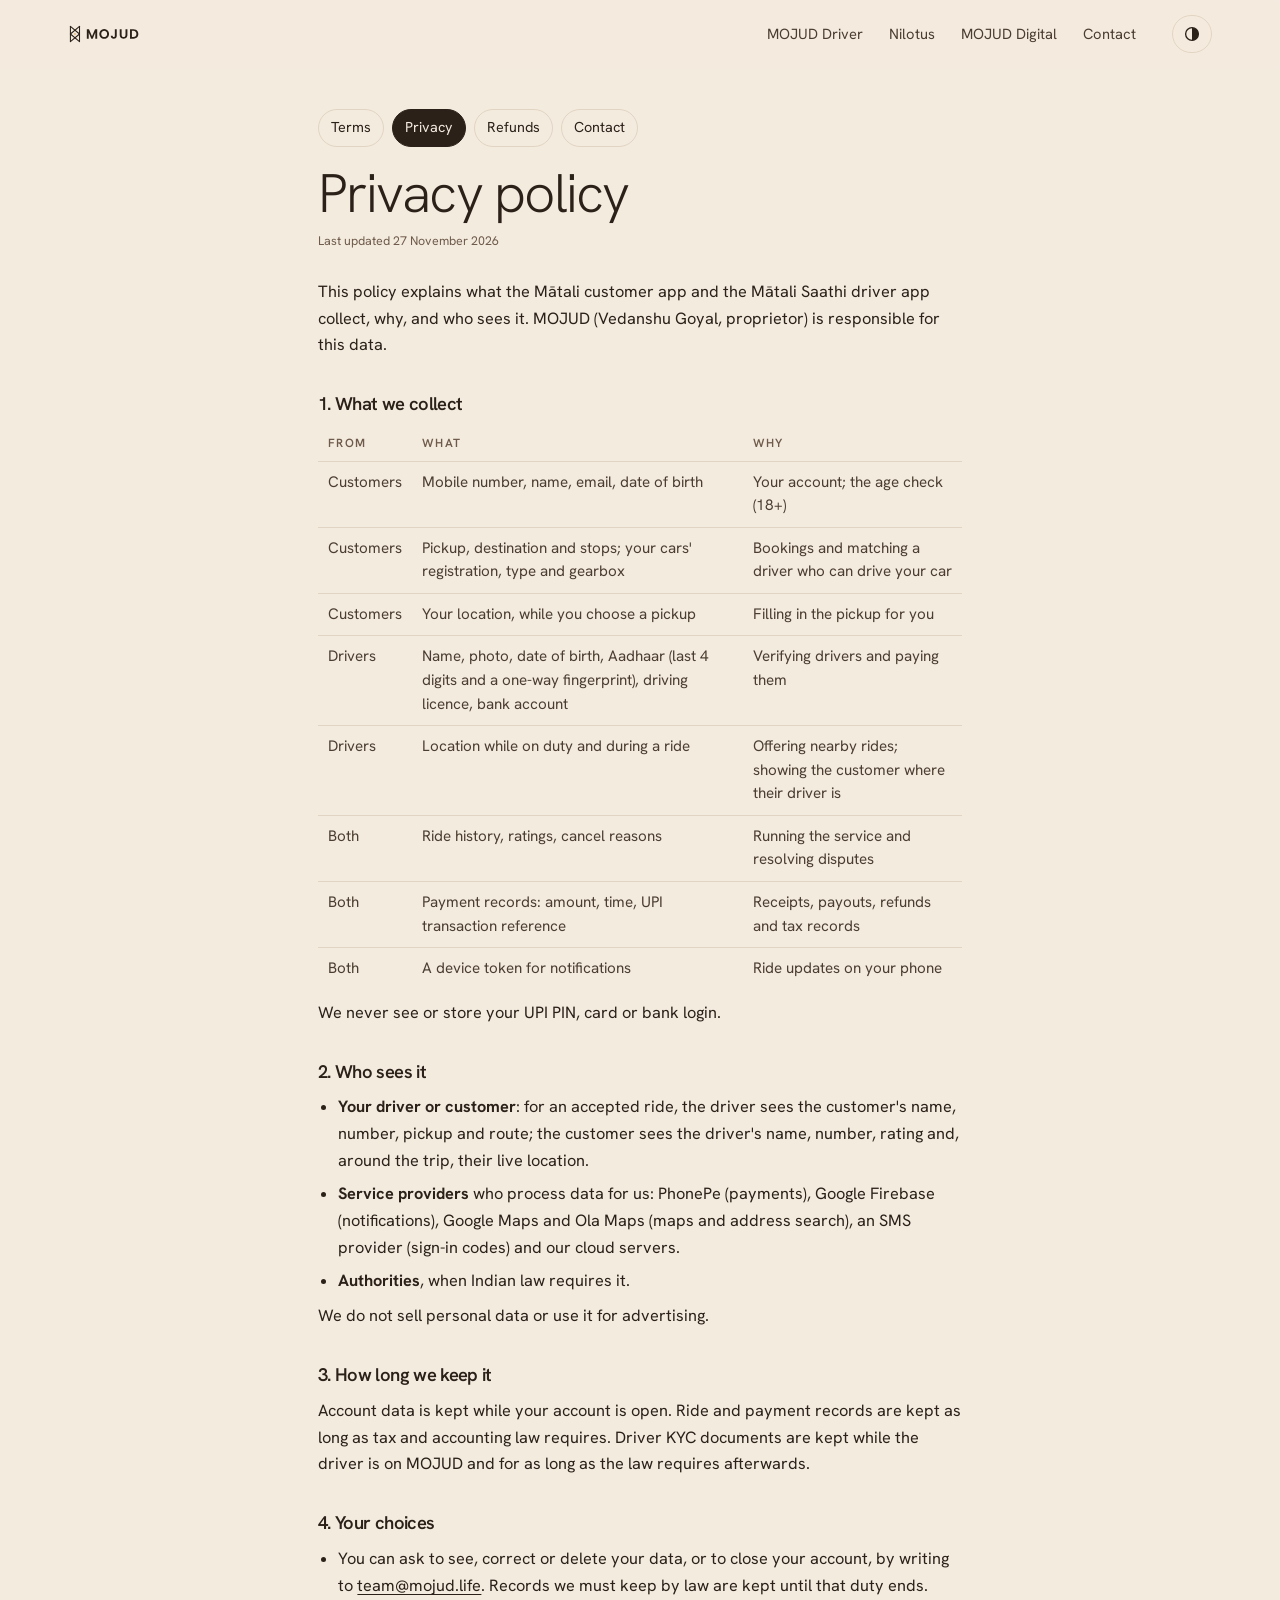
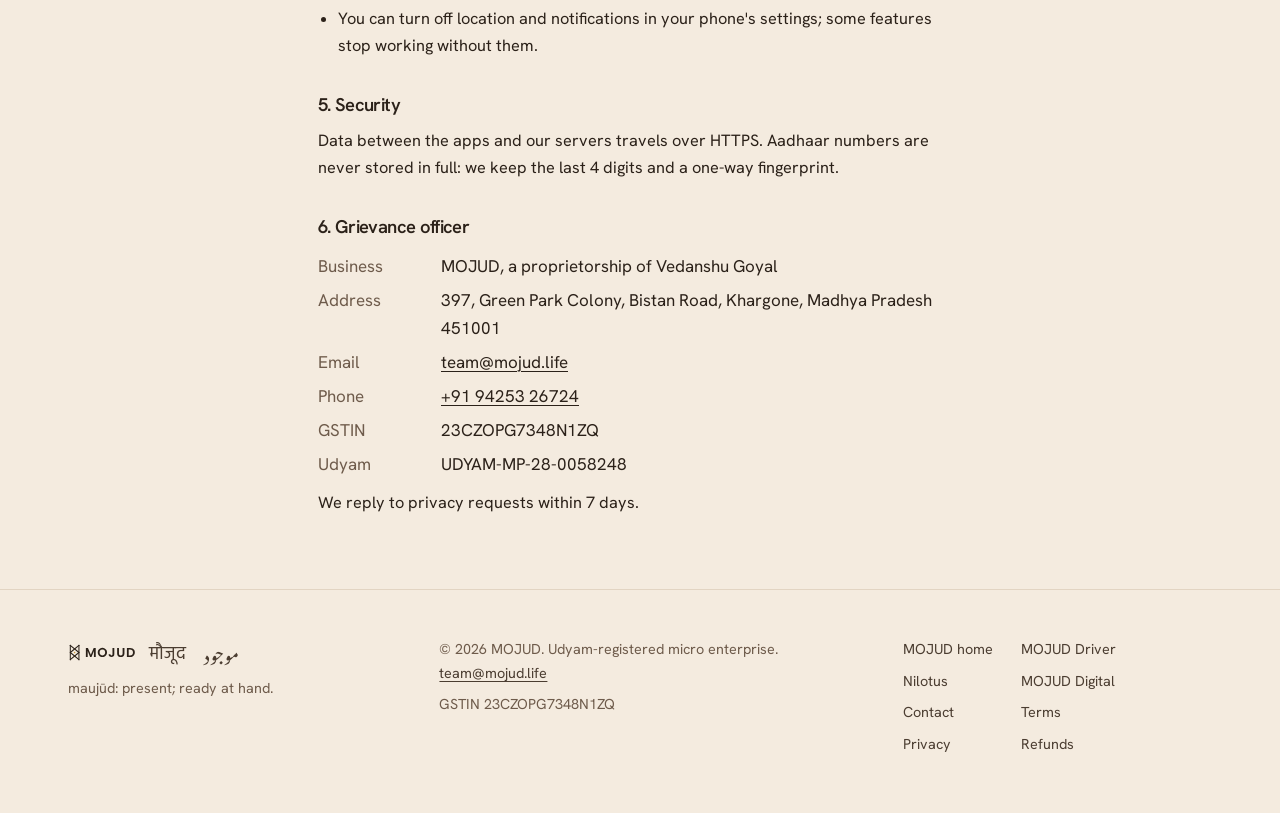
<file: privacy.html>
<!doctype html>
<html lang="en">
<head>
<meta charset="utf-8">
<meta name="viewport" content="width=device-width, initial-scale=1, viewport-fit=cover">
<meta name="description" content="What the MOJUD customer and driver apps collect, why, and who sees it.">
<meta name="theme-color" content="#F4EBDF">
<meta property="og:type" content="website">
<meta property="og:title" content="Privacy policy | MOJUD">
<meta property="og:description" content="What the MOJUD customer and driver apps collect, why, and who sees it.">
<meta property="og:url" content="https://mojud.life/privacy">
<link rel="canonical" href="https://mojud.life/privacy">
<link rel="icon" href="favicon.svg" type="image/svg+xml">
<title>Privacy policy | MOJUD</title>
<link rel="preconnect" href="https://fonts.googleapis.com">
<link rel="preconnect" href="https://fonts.gstatic.com" crossorigin>
<link rel="stylesheet" href="https://fonts.googleapis.com/css2?family=Hanken+Grotesk:wght@300..700&family=Hind:wght@400;500&family=Noto+Nastaliq+Urdu&display=swap">
<link rel="stylesheet" href="assets/site.css?v=9c64c933c2">
<style>
.legal { max-width: 74ch; padding-block: 40px 72px; }
.legal h1 { font: 300 clamp(2.4rem, 6vw, 3.4rem)/1.05 var(--f-display); letter-spacing: -0.035em; margin: 18px 0 10px; }
.legal .updated { font: 400 .78rem/1.5 var(--f-mono); color: var(--muted); margin-bottom: 28px; }
.legal h2 { font: 600 1.15rem/1.3 var(--f-body); margin: 34px 0 10px; }
.legal p, .legal li { font-size: 1.02rem; line-height: 1.65; }
.legal p + p { margin-top: 10px; }
.legal ul { padding-left: 1.2em; display: grid; gap: 6px; margin: 8px 0; }
.legal table { width: 100%; border-collapse: collapse; margin: 10px 0; font-size: .98rem; }
.legal th, .legal td { text-align: left; padding: 9px 10px; border-bottom: 1px solid var(--line); vertical-align: top; }
.legal th { font-weight: 600; }
.legal .biz { display: grid; grid-template-columns: max-content 1fr; gap: 6px 18px; margin: 12px 0; }
.legal .biz dt { color: var(--muted); }
.legal .legal-nav { display: flex; flex-wrap: wrap; gap: 8px; margin: 0 0 8px; padding: 0; list-style: none; }
.legal-nav a { display: inline-block; padding: 6px 12px; border: 1px solid var(--line); border-radius: 999px; font-size: .9rem; text-decoration: none; color: var(--ink); }
.legal-nav a[aria-current="page"] { background: var(--ink); color: var(--paper); border-color: var(--ink); }
</style>
</head>
<body>
<div class="site" id="site">
<a class="skip" href="#main">Skip to content</a>
<header class="site-head">
  <div class="wrap head-row">
    <a class="brand" href="./" aria-label="MOJUD home"><svg class="logo" viewBox="0 0 482.42 132" role="img" aria-label="MOJUD"><g stroke="currentColor" stroke-width="7" stroke-linecap="round" stroke-linejoin="round" fill="none">
<line x1="16" y1="16" x2="16" y2="116"/>
<line x1="76" y1="16" x2="76" y2="116"/>
<line x1="16" y1="16" x2="76" y2="66"/>
<line x1="76" y1="16" x2="16" y2="66"/>
<line x1="16" y1="66" x2="76" y2="116"/>
<line x1="76" y1="66" x2="16" y2="116"/>
</g>
<circle cx="46" cy="66" r="5.5" fill="#CE9A3C"/>
<path transform="translate(118 97) scale(0.09 -0.09)" d="M830 698V0H690V454L503 0H397L209 454V0H69V698H228L450 179L672 698Z" fill="currentColor"/>
<path transform="translate(203.51 97) scale(0.09 -0.09)" d="M35 351Q35 453 83.0 534.5Q131 616 213.0 662.0Q295 708 393 708Q492 708 573.5 662.0Q655 616 702.5 534.5Q750 453 750 351Q750 248 702.5 166.5Q655 85 573.0 39.0Q491 -7 393 -7Q295 -7 213.0 39.0Q131 85 83.0 166.5Q35 248 35 351ZM606 351Q606 421 579.0 473.5Q552 526 504.0 554.0Q456 582 393 582Q330 582 281.5 554.0Q233 526 206.0 473.5Q179 421 179 351Q179 281 206.0 228.0Q233 175 281.5 146.5Q330 118 393 118Q456 118 504.0 146.5Q552 175 579.0 228.0Q606 281 606 351Z" fill="currentColor"/>
<path transform="translate(278.94 97) scale(0.09 -0.09)" d="M476 698V208Q476 106 417.0 49.5Q358 -7 259 -7Q159 -7 97.5 51.0Q36 109 36 213H176Q177 168 197.5 143.0Q218 118 257 118Q295 118 315.0 142.0Q335 166 335 208V698Z" fill="currentColor"/>
<path transform="translate(335.36 97) scale(0.09 -0.09)" d="M207 698V266Q207 195 244.0 157.5Q281 120 348 120Q416 120 453.0 157.5Q490 195 490 266V698H631V267Q631 178 592.5 116.5Q554 55 489.5 24.0Q425 -7 346 -7Q268 -7 204.5 24.0Q141 55 104.0 116.5Q67 178 67 267V698Z" fill="currentColor"/>
<path transform="translate(403 97) scale(0.09 -0.09)" d="M681 348Q681 243 635.5 164.5Q590 86 506.5 43.0Q423 0 313 0H69V698H313Q423 698 506.5 655.0Q590 612 635.5 532.5Q681 453 681 348ZM538 348Q538 457 478.0 518.5Q418 580 308 580H209V119H308Q418 119 478.0 179.0Q538 239 538 348Z" fill="currentColor"/></svg></a>
    <nav id="site-nav" aria-label="Main">
      <ul>
        <li><a href="https://apps.mojud.life/">MOJUD Driver</a></li>
        <li><a href="https://travel.mojud.life/">Nilotus</a></li>
        <li><a href="digital.html">MOJUD Digital</a></li>
        <li><a href="contact.html">Contact</a></li>
      </ul>
    </nav>
    <div class="head-actions">
      <button class="icon-btn" id="theme-btn" type="button" aria-label="Switch to dark theme"><svg width="18" height="18" viewBox="0 0 24 24" aria-hidden="true"><circle cx="12" cy="12" r="8.5" fill="none" stroke="currentColor" stroke-width="1.8"/><path d="M12 3.5a8.5 8.5 0 0 1 0 17z" fill="currentColor"/></svg></button>
      <button class="icon-btn menu-btn" id="menu-btn" type="button" aria-expanded="false" aria-controls="site-nav"><svg width="16" height="16" viewBox="0 0 24 24" aria-hidden="true"><path d="M3 7h18M3 17h18" stroke="currentColor" stroke-width="2" stroke-linecap="round"/></svg>Menu</button>
    </div>
  </div>
</header>

<main id="main">
  <article class="wrap legal">
    <ul class="legal-nav" aria-label="Policies">
  <li><a href="terms.html">Terms</a></li>
  <li><a href="privacy.html" aria-current="page">Privacy</a></li>
  <li><a href="refunds.html">Refunds</a></li>
  <li><a href="contact.html">Contact</a></li>
    </ul>
    <h1>Privacy policy</h1>
    <p class="updated">Last updated 27 November 2026</p>
<p>This policy explains what the Mātali customer app and the Mātali Saathi driver app collect, why, and who sees it. MOJUD (Vedanshu Goyal, proprietor) is responsible for this data.</p>

<h2>1. What we collect</h2>
<table>
  <thead><tr><th scope="col">From</th><th scope="col">What</th><th scope="col">Why</th></tr></thead>
  <tbody>
    <tr><td>Customers</td><td>Mobile number, name, email, date of birth</td><td>Your account; the age check (18+)</td></tr>
    <tr><td>Customers</td><td>Pickup, destination and stops; your cars' registration, type and gearbox</td><td>Bookings and matching a driver who can drive your car</td></tr>
    <tr><td>Customers</td><td>Your location, while you choose a pickup</td><td>Filling in the pickup for you</td></tr>
    <tr><td>Drivers</td><td>Name, photo, date of birth, Aadhaar (last 4 digits and a one-way fingerprint), driving licence, bank account</td><td>Verifying drivers and paying them</td></tr>
    <tr><td>Drivers</td><td>Location while on duty and during a ride</td><td>Offering nearby rides; showing the customer where their driver is</td></tr>
    <tr><td>Both</td><td>Ride history, ratings, cancel reasons</td><td>Running the service and resolving disputes</td></tr>
    <tr><td>Both</td><td>Payment records: amount, time, UPI transaction reference</td><td>Receipts, payouts, refunds and tax records</td></tr>
    <tr><td>Both</td><td>A device token for notifications</td><td>Ride updates on your phone</td></tr>
  </tbody>
</table>
<p>We never see or store your UPI PIN, card or bank login.</p>

<h2>2. Who sees it</h2>
<ul>
  <li><b>Your driver or customer</b>: for an accepted ride, the driver sees the customer's name, number, pickup and route; the customer sees the driver's name, number, rating and, around the trip, their live location.</li>
  <li><b>Service providers</b> who process data for us: PhonePe (payments), Google Firebase (notifications), Google Maps and Ola Maps (maps and address search), an SMS provider (sign-in codes) and our cloud servers.</li>
  <li><b>Authorities</b>, when Indian law requires it.</li>
</ul>
<p>We do not sell personal data or use it for advertising.</p>

<h2>3. How long we keep it</h2>
<p>Account data is kept while your account is open. Ride and payment records are kept as long as tax and accounting law requires. Driver KYC documents are kept while the driver is on MOJUD and for as long as the law requires afterwards.</p>

<h2>4. Your choices</h2>
<ul>
  <li>You can ask to see, correct or delete your data, or to close your account, by writing to <a href="mailto:team@mojud.life">team@mojud.life</a>. Records we must keep by law are kept until that duty ends.</li>
  <li>You can turn off location and notifications in your phone's settings; some features stop working without them.</li>
</ul>

<h2>5. Security</h2>
<p>Data between the apps and our servers travels over HTTPS. Aadhaar numbers are never stored in full: we keep the last 4 digits and a one-way fingerprint.</p>

<h2>6. Grievance officer</h2>
<dl class="biz">
  <dt>Business</dt><dd>MOJUD, a proprietorship of Vedanshu Goyal</dd>
  <dt>Address</dt><dd>397, Green Park Colony, Bistan Road, Khargone, Madhya Pradesh 451001</dd>
  <dt>Email</dt><dd><a href="mailto:team@mojud.life">team@mojud.life</a></dd>
  <dt>Phone</dt><dd><a href="tel:+919425326724">+91 94253 26724</a></dd>
  <dt>GSTIN</dt><dd>23CZOPG7348N1ZQ</dd>
  <dt>Udyam</dt><dd>UDYAM-MP-28-0058248</dd>
</dl>
<p>We reply to privacy requests within 7 days.</p>
  </article>
</main>

<footer class="site-foot">
  <div class="wrap foot-grid">
    <div>
      <p class="foot-brand"><svg class="logo" viewBox="0 0 482.42 132" role="img" aria-label="MOJUD"><g stroke="currentColor" stroke-width="7" stroke-linecap="round" stroke-linejoin="round" fill="none">
<line x1="16" y1="16" x2="16" y2="116"/>
<line x1="76" y1="16" x2="76" y2="116"/>
<line x1="16" y1="16" x2="76" y2="66"/>
<line x1="76" y1="16" x2="16" y2="66"/>
<line x1="16" y1="66" x2="76" y2="116"/>
<line x1="76" y1="66" x2="16" y2="116"/>
</g>
<circle cx="46" cy="66" r="5.5" fill="#CE9A3C"/>
<path transform="translate(118 97) scale(0.09 -0.09)" d="M830 698V0H690V454L503 0H397L209 454V0H69V698H228L450 179L672 698Z" fill="currentColor"/>
<path transform="translate(203.51 97) scale(0.09 -0.09)" d="M35 351Q35 453 83.0 534.5Q131 616 213.0 662.0Q295 708 393 708Q492 708 573.5 662.0Q655 616 702.5 534.5Q750 453 750 351Q750 248 702.5 166.5Q655 85 573.0 39.0Q491 -7 393 -7Q295 -7 213.0 39.0Q131 85 83.0 166.5Q35 248 35 351ZM606 351Q606 421 579.0 473.5Q552 526 504.0 554.0Q456 582 393 582Q330 582 281.5 554.0Q233 526 206.0 473.5Q179 421 179 351Q179 281 206.0 228.0Q233 175 281.5 146.5Q330 118 393 118Q456 118 504.0 146.5Q552 175 579.0 228.0Q606 281 606 351Z" fill="currentColor"/>
<path transform="translate(278.94 97) scale(0.09 -0.09)" d="M476 698V208Q476 106 417.0 49.5Q358 -7 259 -7Q159 -7 97.5 51.0Q36 109 36 213H176Q177 168 197.5 143.0Q218 118 257 118Q295 118 315.0 142.0Q335 166 335 208V698Z" fill="currentColor"/>
<path transform="translate(335.36 97) scale(0.09 -0.09)" d="M207 698V266Q207 195 244.0 157.5Q281 120 348 120Q416 120 453.0 157.5Q490 195 490 266V698H631V267Q631 178 592.5 116.5Q554 55 489.5 24.0Q425 -7 346 -7Q268 -7 204.5 24.0Q141 55 104.0 116.5Q67 178 67 267V698Z" fill="currentColor"/>
<path transform="translate(403 97) scale(0.09 -0.09)" d="M681 348Q681 243 635.5 164.5Q590 86 506.5 43.0Q423 0 313 0H69V698H313Q423 698 506.5 655.0Q590 612 635.5 532.5Q681 453 681 348ZM538 348Q538 457 478.0 518.5Q418 580 308 580H209V119H308Q418 119 478.0 179.0Q538 239 538 348Z" fill="currentColor"/></svg><span class="dev" lang="hi">मौजूद</span> <span class="ar" lang="fa" dir="rtl">موجود</span></p>
      <p class="foot-def">maujūd: present; ready at hand.</p>
    </div>
    <div class="foot-meta">
      <p>© 2026 MOJUD. Udyam-registered micro enterprise. <a href="mailto:team@mojud.life">team@mojud.life</a></p>
      <p>GSTIN 23CZOPG7348N1ZQ</p>
    </div>
    <nav class="foot-nav" aria-label="Footer">
      <ul>
        <li><a href="./">MOJUD home</a></li>
        <li><a href="https://apps.mojud.life/">MOJUD Driver</a></li>
        <li><a href="https://travel.mojud.life/">Nilotus</a></li>
        <li><a href="digital.html">MOJUD Digital</a></li>
        <li><a href="contact.html">Contact</a></li>
        <li><a href="terms.html">Terms</a></li>
        <li><a href="privacy.html">Privacy</a></li>
        <li><a href="refunds.html">Refunds</a></li>
      </ul>
    </nav>
  </div>
</footer>
</div>
<script src="assets/site.js?v=4e05286529" defer></script>
</body>
</html>
</file>
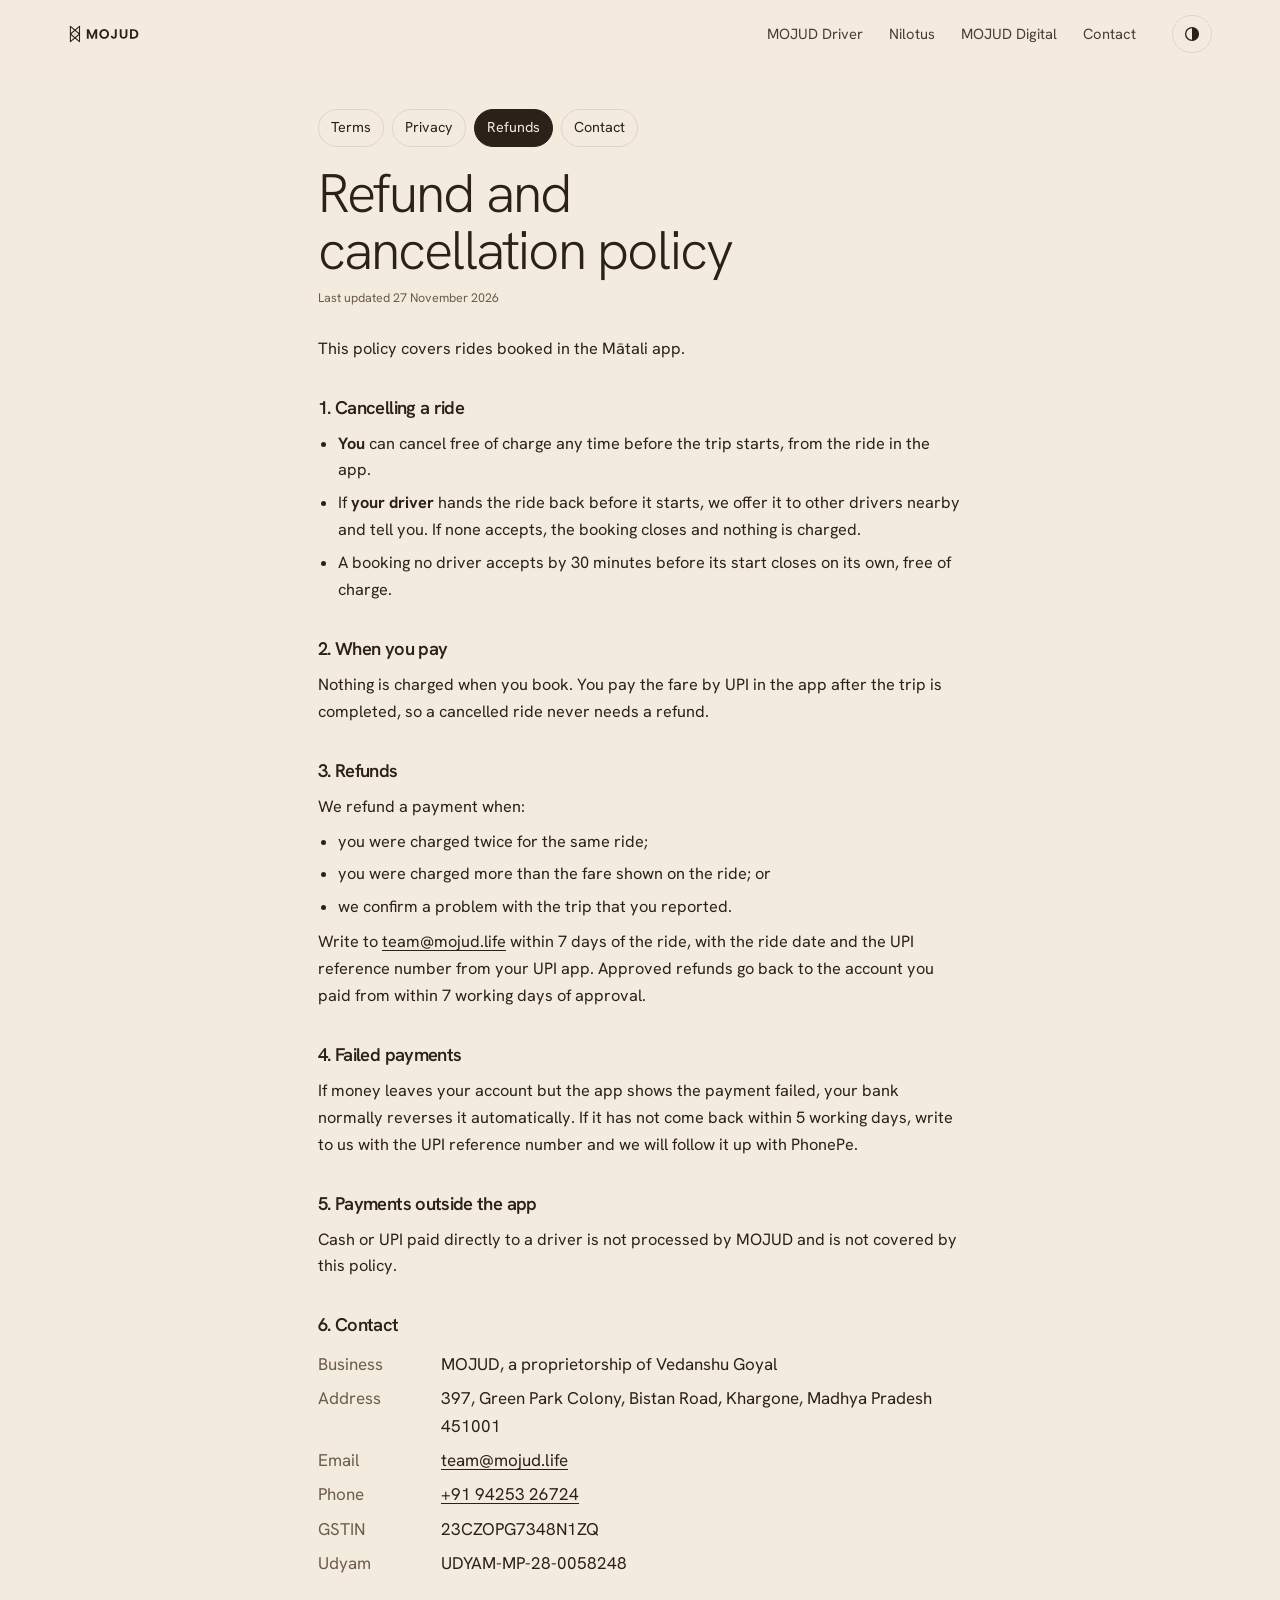
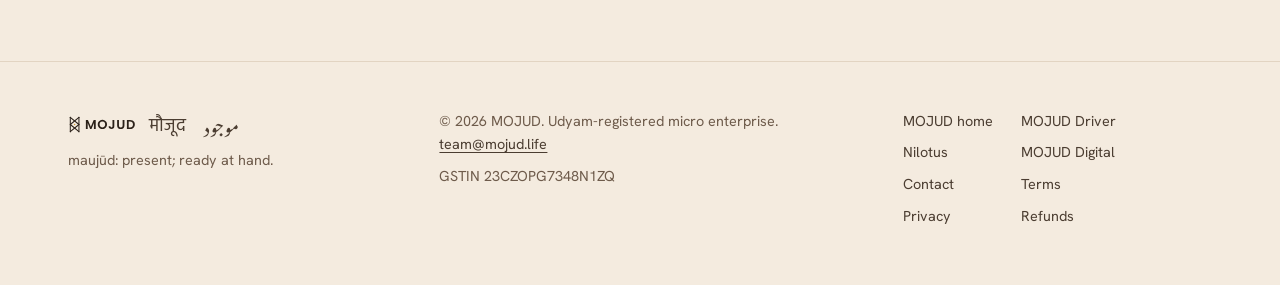
<file: refunds.html>
<!doctype html>
<html lang="en">
<head>
<meta charset="utf-8">
<meta name="viewport" content="width=device-width, initial-scale=1, viewport-fit=cover">
<meta name="description" content="Free cancellation before the trip starts; pay by UPI after it; when MOJUD refunds.">
<meta name="theme-color" content="#F4EBDF">
<meta property="og:type" content="website">
<meta property="og:title" content="Refund and cancellation policy | MOJUD">
<meta property="og:description" content="Free cancellation before the trip starts; pay by UPI after it; when MOJUD refunds.">
<meta property="og:url" content="https://mojud.life/refunds">
<link rel="canonical" href="https://mojud.life/refunds">
<link rel="icon" href="favicon.svg" type="image/svg+xml">
<title>Refund and cancellation policy | MOJUD</title>
<link rel="preconnect" href="https://fonts.googleapis.com">
<link rel="preconnect" href="https://fonts.gstatic.com" crossorigin>
<link rel="stylesheet" href="https://fonts.googleapis.com/css2?family=Hanken+Grotesk:wght@300..700&family=Hind:wght@400;500&family=Noto+Nastaliq+Urdu&display=swap">
<link rel="stylesheet" href="assets/site.css?v=9c64c933c2">
<style>
.legal { max-width: 74ch; padding-block: 40px 72px; }
.legal h1 { font: 300 clamp(2.4rem, 6vw, 3.4rem)/1.05 var(--f-display); letter-spacing: -0.035em; margin: 18px 0 10px; }
.legal .updated { font: 400 .78rem/1.5 var(--f-mono); color: var(--muted); margin-bottom: 28px; }
.legal h2 { font: 600 1.15rem/1.3 var(--f-body); margin: 34px 0 10px; }
.legal p, .legal li { font-size: 1.02rem; line-height: 1.65; }
.legal p + p { margin-top: 10px; }
.legal ul { padding-left: 1.2em; display: grid; gap: 6px; margin: 8px 0; }
.legal table { width: 100%; border-collapse: collapse; margin: 10px 0; font-size: .98rem; }
.legal th, .legal td { text-align: left; padding: 9px 10px; border-bottom: 1px solid var(--line); vertical-align: top; }
.legal th { font-weight: 600; }
.legal .biz { display: grid; grid-template-columns: max-content 1fr; gap: 6px 18px; margin: 12px 0; }
.legal .biz dt { color: var(--muted); }
.legal .legal-nav { display: flex; flex-wrap: wrap; gap: 8px; margin: 0 0 8px; padding: 0; list-style: none; }
.legal-nav a { display: inline-block; padding: 6px 12px; border: 1px solid var(--line); border-radius: 999px; font-size: .9rem; text-decoration: none; color: var(--ink); }
.legal-nav a[aria-current="page"] { background: var(--ink); color: var(--paper); border-color: var(--ink); }
</style>
</head>
<body>
<div class="site" id="site">
<a class="skip" href="#main">Skip to content</a>
<header class="site-head">
  <div class="wrap head-row">
    <a class="brand" href="./" aria-label="MOJUD home"><svg class="logo" viewBox="0 0 482.42 132" role="img" aria-label="MOJUD"><g stroke="currentColor" stroke-width="7" stroke-linecap="round" stroke-linejoin="round" fill="none">
<line x1="16" y1="16" x2="16" y2="116"/>
<line x1="76" y1="16" x2="76" y2="116"/>
<line x1="16" y1="16" x2="76" y2="66"/>
<line x1="76" y1="16" x2="16" y2="66"/>
<line x1="16" y1="66" x2="76" y2="116"/>
<line x1="76" y1="66" x2="16" y2="116"/>
</g>
<circle cx="46" cy="66" r="5.5" fill="#CE9A3C"/>
<path transform="translate(118 97) scale(0.09 -0.09)" d="M830 698V0H690V454L503 0H397L209 454V0H69V698H228L450 179L672 698Z" fill="currentColor"/>
<path transform="translate(203.51 97) scale(0.09 -0.09)" d="M35 351Q35 453 83.0 534.5Q131 616 213.0 662.0Q295 708 393 708Q492 708 573.5 662.0Q655 616 702.5 534.5Q750 453 750 351Q750 248 702.5 166.5Q655 85 573.0 39.0Q491 -7 393 -7Q295 -7 213.0 39.0Q131 85 83.0 166.5Q35 248 35 351ZM606 351Q606 421 579.0 473.5Q552 526 504.0 554.0Q456 582 393 582Q330 582 281.5 554.0Q233 526 206.0 473.5Q179 421 179 351Q179 281 206.0 228.0Q233 175 281.5 146.5Q330 118 393 118Q456 118 504.0 146.5Q552 175 579.0 228.0Q606 281 606 351Z" fill="currentColor"/>
<path transform="translate(278.94 97) scale(0.09 -0.09)" d="M476 698V208Q476 106 417.0 49.5Q358 -7 259 -7Q159 -7 97.5 51.0Q36 109 36 213H176Q177 168 197.5 143.0Q218 118 257 118Q295 118 315.0 142.0Q335 166 335 208V698Z" fill="currentColor"/>
<path transform="translate(335.36 97) scale(0.09 -0.09)" d="M207 698V266Q207 195 244.0 157.5Q281 120 348 120Q416 120 453.0 157.5Q490 195 490 266V698H631V267Q631 178 592.5 116.5Q554 55 489.5 24.0Q425 -7 346 -7Q268 -7 204.5 24.0Q141 55 104.0 116.5Q67 178 67 267V698Z" fill="currentColor"/>
<path transform="translate(403 97) scale(0.09 -0.09)" d="M681 348Q681 243 635.5 164.5Q590 86 506.5 43.0Q423 0 313 0H69V698H313Q423 698 506.5 655.0Q590 612 635.5 532.5Q681 453 681 348ZM538 348Q538 457 478.0 518.5Q418 580 308 580H209V119H308Q418 119 478.0 179.0Q538 239 538 348Z" fill="currentColor"/></svg></a>
    <nav id="site-nav" aria-label="Main">
      <ul>
        <li><a href="https://apps.mojud.life/">MOJUD Driver</a></li>
        <li><a href="https://travel.mojud.life/">Nilotus</a></li>
        <li><a href="digital.html">MOJUD Digital</a></li>
        <li><a href="contact.html">Contact</a></li>
      </ul>
    </nav>
    <div class="head-actions">
      <button class="icon-btn" id="theme-btn" type="button" aria-label="Switch to dark theme"><svg width="18" height="18" viewBox="0 0 24 24" aria-hidden="true"><circle cx="12" cy="12" r="8.5" fill="none" stroke="currentColor" stroke-width="1.8"/><path d="M12 3.5a8.5 8.5 0 0 1 0 17z" fill="currentColor"/></svg></button>
      <button class="icon-btn menu-btn" id="menu-btn" type="button" aria-expanded="false" aria-controls="site-nav"><svg width="16" height="16" viewBox="0 0 24 24" aria-hidden="true"><path d="M3 7h18M3 17h18" stroke="currentColor" stroke-width="2" stroke-linecap="round"/></svg>Menu</button>
    </div>
  </div>
</header>

<main id="main">
  <article class="wrap legal">
    <ul class="legal-nav" aria-label="Policies">
  <li><a href="terms.html">Terms</a></li>
  <li><a href="privacy.html">Privacy</a></li>
  <li><a href="refunds.html" aria-current="page">Refunds</a></li>
  <li><a href="contact.html">Contact</a></li>
    </ul>
    <h1>Refund and cancellation policy</h1>
    <p class="updated">Last updated 27 November 2026</p>
<p>This policy covers rides booked in the Mātali app.</p>

<h2>1. Cancelling a ride</h2>
<ul>
  <li><b>You</b> can cancel free of charge any time before the trip starts, from the ride in the app.</li>
  <li>If <b>your driver</b> hands the ride back before it starts, we offer it to other drivers nearby and tell you. If none accepts, the booking closes and nothing is charged.</li>
  <li>A booking no driver accepts by 30 minutes before its start closes on its own, free of charge.</li>
</ul>

<h2>2. When you pay</h2>
<p>Nothing is charged when you book. You pay the fare by UPI in the app after the trip is completed, so a cancelled ride never needs a refund.</p>

<h2>3. Refunds</h2>
<p>We refund a payment when:</p>
<ul>
  <li>you were charged twice for the same ride;</li>
  <li>you were charged more than the fare shown on the ride; or</li>
  <li>we confirm a problem with the trip that you reported.</li>
</ul>
<p>Write to <a href="mailto:team@mojud.life">team@mojud.life</a> within 7 days of the ride, with the ride date and the UPI reference number from your UPI app. Approved refunds go back to the account you paid from within 7 working days of approval.</p>

<h2>4. Failed payments</h2>
<p>If money leaves your account but the app shows the payment failed, your bank normally reverses it automatically. If it has not come back within 5 working days, write to us with the UPI reference number and we will follow it up with PhonePe.</p>

<h2>5. Payments outside the app</h2>
<p>Cash or UPI paid directly to a driver is not processed by MOJUD and is not covered by this policy.</p>

<h2>6. Contact</h2>
<dl class="biz">
  <dt>Business</dt><dd>MOJUD, a proprietorship of Vedanshu Goyal</dd>
  <dt>Address</dt><dd>397, Green Park Colony, Bistan Road, Khargone, Madhya Pradesh 451001</dd>
  <dt>Email</dt><dd><a href="mailto:team@mojud.life">team@mojud.life</a></dd>
  <dt>Phone</dt><dd><a href="tel:+919425326724">+91 94253 26724</a></dd>
  <dt>GSTIN</dt><dd>23CZOPG7348N1ZQ</dd>
  <dt>Udyam</dt><dd>UDYAM-MP-28-0058248</dd>
</dl>
  </article>
</main>

<footer class="site-foot">
  <div class="wrap foot-grid">
    <div>
      <p class="foot-brand"><svg class="logo" viewBox="0 0 482.42 132" role="img" aria-label="MOJUD"><g stroke="currentColor" stroke-width="7" stroke-linecap="round" stroke-linejoin="round" fill="none">
<line x1="16" y1="16" x2="16" y2="116"/>
<line x1="76" y1="16" x2="76" y2="116"/>
<line x1="16" y1="16" x2="76" y2="66"/>
<line x1="76" y1="16" x2="16" y2="66"/>
<line x1="16" y1="66" x2="76" y2="116"/>
<line x1="76" y1="66" x2="16" y2="116"/>
</g>
<circle cx="46" cy="66" r="5.5" fill="#CE9A3C"/>
<path transform="translate(118 97) scale(0.09 -0.09)" d="M830 698V0H690V454L503 0H397L209 454V0H69V698H228L450 179L672 698Z" fill="currentColor"/>
<path transform="translate(203.51 97) scale(0.09 -0.09)" d="M35 351Q35 453 83.0 534.5Q131 616 213.0 662.0Q295 708 393 708Q492 708 573.5 662.0Q655 616 702.5 534.5Q750 453 750 351Q750 248 702.5 166.5Q655 85 573.0 39.0Q491 -7 393 -7Q295 -7 213.0 39.0Q131 85 83.0 166.5Q35 248 35 351ZM606 351Q606 421 579.0 473.5Q552 526 504.0 554.0Q456 582 393 582Q330 582 281.5 554.0Q233 526 206.0 473.5Q179 421 179 351Q179 281 206.0 228.0Q233 175 281.5 146.5Q330 118 393 118Q456 118 504.0 146.5Q552 175 579.0 228.0Q606 281 606 351Z" fill="currentColor"/>
<path transform="translate(278.94 97) scale(0.09 -0.09)" d="M476 698V208Q476 106 417.0 49.5Q358 -7 259 -7Q159 -7 97.5 51.0Q36 109 36 213H176Q177 168 197.5 143.0Q218 118 257 118Q295 118 315.0 142.0Q335 166 335 208V698Z" fill="currentColor"/>
<path transform="translate(335.36 97) scale(0.09 -0.09)" d="M207 698V266Q207 195 244.0 157.5Q281 120 348 120Q416 120 453.0 157.5Q490 195 490 266V698H631V267Q631 178 592.5 116.5Q554 55 489.5 24.0Q425 -7 346 -7Q268 -7 204.5 24.0Q141 55 104.0 116.5Q67 178 67 267V698Z" fill="currentColor"/>
<path transform="translate(403 97) scale(0.09 -0.09)" d="M681 348Q681 243 635.5 164.5Q590 86 506.5 43.0Q423 0 313 0H69V698H313Q423 698 506.5 655.0Q590 612 635.5 532.5Q681 453 681 348ZM538 348Q538 457 478.0 518.5Q418 580 308 580H209V119H308Q418 119 478.0 179.0Q538 239 538 348Z" fill="currentColor"/></svg><span class="dev" lang="hi">मौजूद</span> <span class="ar" lang="fa" dir="rtl">موجود</span></p>
      <p class="foot-def">maujūd: present; ready at hand.</p>
    </div>
    <div class="foot-meta">
      <p>© 2026 MOJUD. Udyam-registered micro enterprise. <a href="mailto:team@mojud.life">team@mojud.life</a></p>
      <p>GSTIN 23CZOPG7348N1ZQ</p>
    </div>
    <nav class="foot-nav" aria-label="Footer">
      <ul>
        <li><a href="./">MOJUD home</a></li>
        <li><a href="https://apps.mojud.life/">MOJUD Driver</a></li>
        <li><a href="https://travel.mojud.life/">Nilotus</a></li>
        <li><a href="digital.html">MOJUD Digital</a></li>
        <li><a href="contact.html">Contact</a></li>
        <li><a href="terms.html">Terms</a></li>
        <li><a href="privacy.html">Privacy</a></li>
        <li><a href="refunds.html">Refunds</a></li>
      </ul>
    </nav>
  </div>
</footer>
</div>
<script src="assets/site.js?v=4e05286529" defer></script>
</body>
</html>
</file>
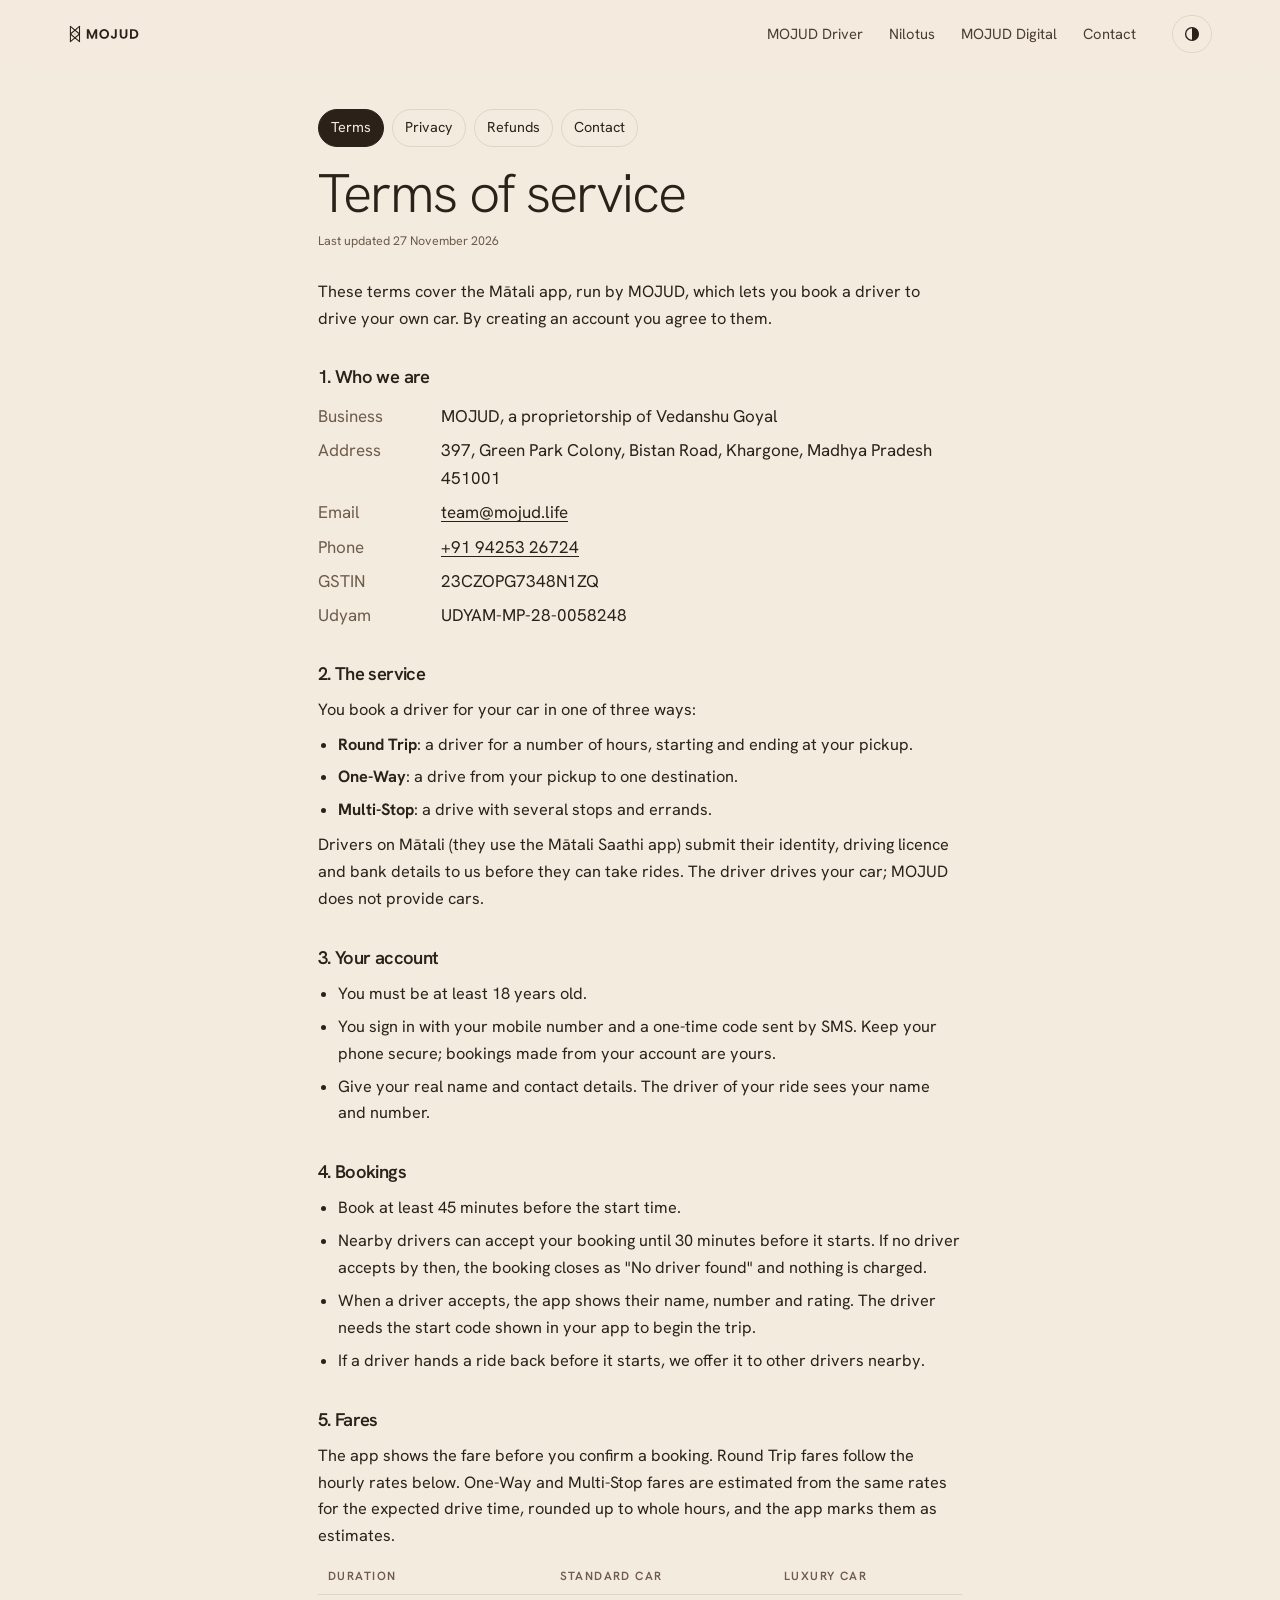
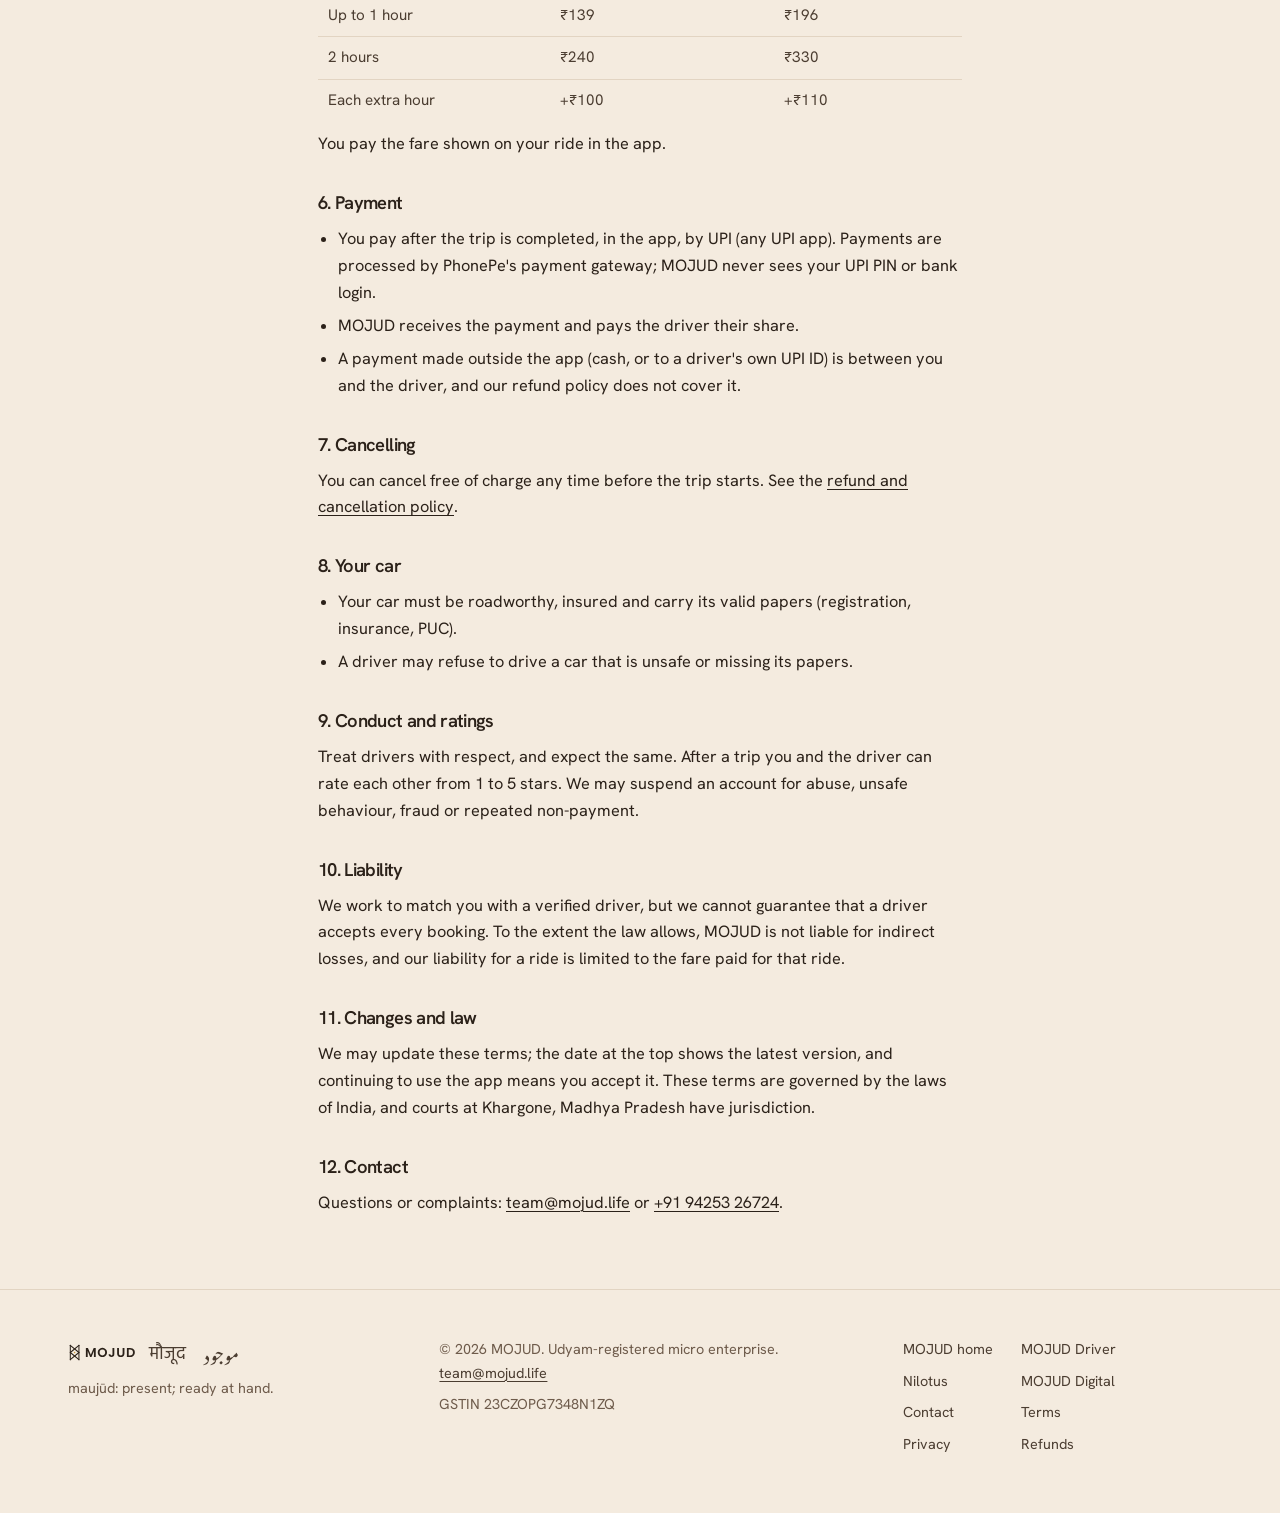
<file: terms.html>
<!doctype html>
<html lang="en">
<head>
<meta charset="utf-8">
<meta name="viewport" content="width=device-width, initial-scale=1, viewport-fit=cover">
<meta name="description" content="Terms for booking a driver for your own car in the MOJUD app.">
<meta name="theme-color" content="#F4EBDF">
<meta property="og:type" content="website">
<meta property="og:title" content="Terms of service | MOJUD">
<meta property="og:description" content="Terms for booking a driver for your own car in the MOJUD app.">
<meta property="og:url" content="https://mojud.life/terms">
<link rel="canonical" href="https://mojud.life/terms">
<link rel="icon" href="favicon.svg" type="image/svg+xml">
<title>Terms of service | MOJUD</title>
<link rel="preconnect" href="https://fonts.googleapis.com">
<link rel="preconnect" href="https://fonts.gstatic.com" crossorigin>
<link rel="stylesheet" href="https://fonts.googleapis.com/css2?family=Hanken+Grotesk:wght@300..700&family=Hind:wght@400;500&family=Noto+Nastaliq+Urdu&display=swap">
<link rel="stylesheet" href="assets/site.css?v=9c64c933c2">
<style>
.legal { max-width: 74ch; padding-block: 40px 72px; }
.legal h1 { font: 300 clamp(2.4rem, 6vw, 3.4rem)/1.05 var(--f-display); letter-spacing: -0.035em; margin: 18px 0 10px; }
.legal .updated { font: 400 .78rem/1.5 var(--f-mono); color: var(--muted); margin-bottom: 28px; }
.legal h2 { font: 600 1.15rem/1.3 var(--f-body); margin: 34px 0 10px; }
.legal p, .legal li { font-size: 1.02rem; line-height: 1.65; }
.legal p + p { margin-top: 10px; }
.legal ul { padding-left: 1.2em; display: grid; gap: 6px; margin: 8px 0; }
.legal table { width: 100%; border-collapse: collapse; margin: 10px 0; font-size: .98rem; }
.legal th, .legal td { text-align: left; padding: 9px 10px; border-bottom: 1px solid var(--line); vertical-align: top; }
.legal th { font-weight: 600; }
.legal .biz { display: grid; grid-template-columns: max-content 1fr; gap: 6px 18px; margin: 12px 0; }
.legal .biz dt { color: var(--muted); }
.legal .legal-nav { display: flex; flex-wrap: wrap; gap: 8px; margin: 0 0 8px; padding: 0; list-style: none; }
.legal-nav a { display: inline-block; padding: 6px 12px; border: 1px solid var(--line); border-radius: 999px; font-size: .9rem; text-decoration: none; color: var(--ink); }
.legal-nav a[aria-current="page"] { background: var(--ink); color: var(--paper); border-color: var(--ink); }
</style>
</head>
<body>
<div class="site" id="site">
<a class="skip" href="#main">Skip to content</a>
<header class="site-head">
  <div class="wrap head-row">
    <a class="brand" href="./" aria-label="MOJUD home"><svg class="logo" viewBox="0 0 482.42 132" role="img" aria-label="MOJUD"><g stroke="currentColor" stroke-width="7" stroke-linecap="round" stroke-linejoin="round" fill="none">
<line x1="16" y1="16" x2="16" y2="116"/>
<line x1="76" y1="16" x2="76" y2="116"/>
<line x1="16" y1="16" x2="76" y2="66"/>
<line x1="76" y1="16" x2="16" y2="66"/>
<line x1="16" y1="66" x2="76" y2="116"/>
<line x1="76" y1="66" x2="16" y2="116"/>
</g>
<circle cx="46" cy="66" r="5.5" fill="#CE9A3C"/>
<path transform="translate(118 97) scale(0.09 -0.09)" d="M830 698V0H690V454L503 0H397L209 454V0H69V698H228L450 179L672 698Z" fill="currentColor"/>
<path transform="translate(203.51 97) scale(0.09 -0.09)" d="M35 351Q35 453 83.0 534.5Q131 616 213.0 662.0Q295 708 393 708Q492 708 573.5 662.0Q655 616 702.5 534.5Q750 453 750 351Q750 248 702.5 166.5Q655 85 573.0 39.0Q491 -7 393 -7Q295 -7 213.0 39.0Q131 85 83.0 166.5Q35 248 35 351ZM606 351Q606 421 579.0 473.5Q552 526 504.0 554.0Q456 582 393 582Q330 582 281.5 554.0Q233 526 206.0 473.5Q179 421 179 351Q179 281 206.0 228.0Q233 175 281.5 146.5Q330 118 393 118Q456 118 504.0 146.5Q552 175 579.0 228.0Q606 281 606 351Z" fill="currentColor"/>
<path transform="translate(278.94 97) scale(0.09 -0.09)" d="M476 698V208Q476 106 417.0 49.5Q358 -7 259 -7Q159 -7 97.5 51.0Q36 109 36 213H176Q177 168 197.5 143.0Q218 118 257 118Q295 118 315.0 142.0Q335 166 335 208V698Z" fill="currentColor"/>
<path transform="translate(335.36 97) scale(0.09 -0.09)" d="M207 698V266Q207 195 244.0 157.5Q281 120 348 120Q416 120 453.0 157.5Q490 195 490 266V698H631V267Q631 178 592.5 116.5Q554 55 489.5 24.0Q425 -7 346 -7Q268 -7 204.5 24.0Q141 55 104.0 116.5Q67 178 67 267V698Z" fill="currentColor"/>
<path transform="translate(403 97) scale(0.09 -0.09)" d="M681 348Q681 243 635.5 164.5Q590 86 506.5 43.0Q423 0 313 0H69V698H313Q423 698 506.5 655.0Q590 612 635.5 532.5Q681 453 681 348ZM538 348Q538 457 478.0 518.5Q418 580 308 580H209V119H308Q418 119 478.0 179.0Q538 239 538 348Z" fill="currentColor"/></svg></a>
    <nav id="site-nav" aria-label="Main">
      <ul>
        <li><a href="https://apps.mojud.life/">MOJUD Driver</a></li>
        <li><a href="https://travel.mojud.life/">Nilotus</a></li>
        <li><a href="digital.html">MOJUD Digital</a></li>
        <li><a href="contact.html">Contact</a></li>
      </ul>
    </nav>
    <div class="head-actions">
      <button class="icon-btn" id="theme-btn" type="button" aria-label="Switch to dark theme"><svg width="18" height="18" viewBox="0 0 24 24" aria-hidden="true"><circle cx="12" cy="12" r="8.5" fill="none" stroke="currentColor" stroke-width="1.8"/><path d="M12 3.5a8.5 8.5 0 0 1 0 17z" fill="currentColor"/></svg></button>
      <button class="icon-btn menu-btn" id="menu-btn" type="button" aria-expanded="false" aria-controls="site-nav"><svg width="16" height="16" viewBox="0 0 24 24" aria-hidden="true"><path d="M3 7h18M3 17h18" stroke="currentColor" stroke-width="2" stroke-linecap="round"/></svg>Menu</button>
    </div>
  </div>
</header>

<main id="main">
  <article class="wrap legal">
    <ul class="legal-nav" aria-label="Policies">
  <li><a href="terms.html" aria-current="page">Terms</a></li>
  <li><a href="privacy.html">Privacy</a></li>
  <li><a href="refunds.html">Refunds</a></li>
  <li><a href="contact.html">Contact</a></li>
    </ul>
    <h1>Terms of service</h1>
    <p class="updated">Last updated 27 November 2026</p>
<p>These terms cover the Mātali app, run by MOJUD, which lets you book a driver to drive your own car. By creating an account you agree to them.</p>

<h2>1. Who we are</h2>
<dl class="biz">
  <dt>Business</dt><dd>MOJUD, a proprietorship of Vedanshu Goyal</dd>
  <dt>Address</dt><dd>397, Green Park Colony, Bistan Road, Khargone, Madhya Pradesh 451001</dd>
  <dt>Email</dt><dd><a href="mailto:team@mojud.life">team@mojud.life</a></dd>
  <dt>Phone</dt><dd><a href="tel:+919425326724">+91 94253 26724</a></dd>
  <dt>GSTIN</dt><dd>23CZOPG7348N1ZQ</dd>
  <dt>Udyam</dt><dd>UDYAM-MP-28-0058248</dd>
</dl>

<h2>2. The service</h2>
<p>You book a driver for your car in one of three ways:</p>
<ul>
  <li><b>Round Trip</b>: a driver for a number of hours, starting and ending at your pickup.</li>
  <li><b>One-Way</b>: a drive from your pickup to one destination.</li>
  <li><b>Multi-Stop</b>: a drive with several stops and errands.</li>
</ul>
<p>Drivers on Mātali (they use the Mātali Saathi app) submit their identity, driving licence and bank details to us before they can take rides. The driver drives your car; MOJUD does not provide cars.</p>

<h2>3. Your account</h2>
<ul>
  <li>You must be at least 18 years old.</li>
  <li>You sign in with your mobile number and a one-time code sent by SMS. Keep your phone secure; bookings made from your account are yours.</li>
  <li>Give your real name and contact details. The driver of your ride sees your name and number.</li>
</ul>

<h2>4. Bookings</h2>
<ul>
  <li>Book at least 45 minutes before the start time.</li>
  <li>Nearby drivers can accept your booking until 30 minutes before it starts. If no driver accepts by then, the booking closes as "No driver found" and nothing is charged.</li>
  <li>When a driver accepts, the app shows their name, number and rating. The driver needs the start code shown in your app to begin the trip.</li>
  <li>If a driver hands a ride back before it starts, we offer it to other drivers nearby.</li>
</ul>

<h2>5. Fares</h2>
<p>The app shows the fare before you confirm a booking. Round Trip fares follow the hourly rates below. One-Way and Multi-Stop fares are estimated from the same rates for the expected drive time, rounded up to whole hours, and the app marks them as estimates.</p>
<table>
  <thead><tr><th scope="col">Duration</th><th scope="col">Standard car</th><th scope="col">Luxury car</th></tr></thead>
  <tbody>
    <tr><td>Up to 1 hour</td><td>₹139</td><td>₹196</td></tr>
    <tr><td>2 hours</td><td>₹240</td><td>₹330</td></tr>
    <tr><td>Each extra hour</td><td>+₹100</td><td>+₹110</td></tr>
  </tbody>
</table>
<p>You pay the fare shown on your ride in the app.</p>

<h2>6. Payment</h2>
<ul>
  <li>You pay after the trip is completed, in the app, by UPI (any UPI app). Payments are processed by PhonePe's payment gateway; MOJUD never sees your UPI PIN or bank login.</li>
  <li>MOJUD receives the payment and pays the driver their share.</li>
  <li>A payment made outside the app (cash, or to a driver's own UPI ID) is between you and the driver, and our refund policy does not cover it.</li>
</ul>

<h2>7. Cancelling</h2>
<p>You can cancel free of charge any time before the trip starts. See the <a href="refunds.html">refund and cancellation policy</a>.</p>

<h2>8. Your car</h2>
<ul>
  <li>Your car must be roadworthy, insured and carry its valid papers (registration, insurance, PUC).</li>
  <li>A driver may refuse to drive a car that is unsafe or missing its papers.</li>
</ul>

<h2>9. Conduct and ratings</h2>
<p>Treat drivers with respect, and expect the same. After a trip you and the driver can rate each other from 1 to 5 stars. We may suspend an account for abuse, unsafe behaviour, fraud or repeated non-payment.</p>

<h2>10. Liability</h2>
<p>We work to match you with a verified driver, but we cannot guarantee that a driver accepts every booking. To the extent the law allows, MOJUD is not liable for indirect losses, and our liability for a ride is limited to the fare paid for that ride.</p>

<h2>11. Changes and law</h2>
<p>We may update these terms; the date at the top shows the latest version, and continuing to use the app means you accept it. These terms are governed by the laws of India, and courts at Khargone, Madhya Pradesh have jurisdiction.</p>

<h2>12. Contact</h2>
<p>Questions or complaints: <a href="mailto:team@mojud.life">team@mojud.life</a> or <a href="tel:+919425326724">+91 94253 26724</a>.</p>
  </article>
</main>

<footer class="site-foot">
  <div class="wrap foot-grid">
    <div>
      <p class="foot-brand"><svg class="logo" viewBox="0 0 482.42 132" role="img" aria-label="MOJUD"><g stroke="currentColor" stroke-width="7" stroke-linecap="round" stroke-linejoin="round" fill="none">
<line x1="16" y1="16" x2="16" y2="116"/>
<line x1="76" y1="16" x2="76" y2="116"/>
<line x1="16" y1="16" x2="76" y2="66"/>
<line x1="76" y1="16" x2="16" y2="66"/>
<line x1="16" y1="66" x2="76" y2="116"/>
<line x1="76" y1="66" x2="16" y2="116"/>
</g>
<circle cx="46" cy="66" r="5.5" fill="#CE9A3C"/>
<path transform="translate(118 97) scale(0.09 -0.09)" d="M830 698V0H690V454L503 0H397L209 454V0H69V698H228L450 179L672 698Z" fill="currentColor"/>
<path transform="translate(203.51 97) scale(0.09 -0.09)" d="M35 351Q35 453 83.0 534.5Q131 616 213.0 662.0Q295 708 393 708Q492 708 573.5 662.0Q655 616 702.5 534.5Q750 453 750 351Q750 248 702.5 166.5Q655 85 573.0 39.0Q491 -7 393 -7Q295 -7 213.0 39.0Q131 85 83.0 166.5Q35 248 35 351ZM606 351Q606 421 579.0 473.5Q552 526 504.0 554.0Q456 582 393 582Q330 582 281.5 554.0Q233 526 206.0 473.5Q179 421 179 351Q179 281 206.0 228.0Q233 175 281.5 146.5Q330 118 393 118Q456 118 504.0 146.5Q552 175 579.0 228.0Q606 281 606 351Z" fill="currentColor"/>
<path transform="translate(278.94 97) scale(0.09 -0.09)" d="M476 698V208Q476 106 417.0 49.5Q358 -7 259 -7Q159 -7 97.5 51.0Q36 109 36 213H176Q177 168 197.5 143.0Q218 118 257 118Q295 118 315.0 142.0Q335 166 335 208V698Z" fill="currentColor"/>
<path transform="translate(335.36 97) scale(0.09 -0.09)" d="M207 698V266Q207 195 244.0 157.5Q281 120 348 120Q416 120 453.0 157.5Q490 195 490 266V698H631V267Q631 178 592.5 116.5Q554 55 489.5 24.0Q425 -7 346 -7Q268 -7 204.5 24.0Q141 55 104.0 116.5Q67 178 67 267V698Z" fill="currentColor"/>
<path transform="translate(403 97) scale(0.09 -0.09)" d="M681 348Q681 243 635.5 164.5Q590 86 506.5 43.0Q423 0 313 0H69V698H313Q423 698 506.5 655.0Q590 612 635.5 532.5Q681 453 681 348ZM538 348Q538 457 478.0 518.5Q418 580 308 580H209V119H308Q418 119 478.0 179.0Q538 239 538 348Z" fill="currentColor"/></svg><span class="dev" lang="hi">मौजूद</span> <span class="ar" lang="fa" dir="rtl">موجود</span></p>
      <p class="foot-def">maujūd: present; ready at hand.</p>
    </div>
    <div class="foot-meta">
      <p>© 2026 MOJUD. Udyam-registered micro enterprise. <a href="mailto:team@mojud.life">team@mojud.life</a></p>
      <p>GSTIN 23CZOPG7348N1ZQ</p>
    </div>
    <nav class="foot-nav" aria-label="Footer">
      <ul>
        <li><a href="./">MOJUD home</a></li>
        <li><a href="https://apps.mojud.life/">MOJUD Driver</a></li>
        <li><a href="https://travel.mojud.life/">Nilotus</a></li>
        <li><a href="digital.html">MOJUD Digital</a></li>
        <li><a href="contact.html">Contact</a></li>
        <li><a href="terms.html">Terms</a></li>
        <li><a href="privacy.html">Privacy</a></li>
        <li><a href="refunds.html">Refunds</a></li>
      </ul>
    </nav>
  </div>
</footer>
</div>
<script src="assets/site.js?v=4e05286529" defer></script>
</body>
</html>
</file>
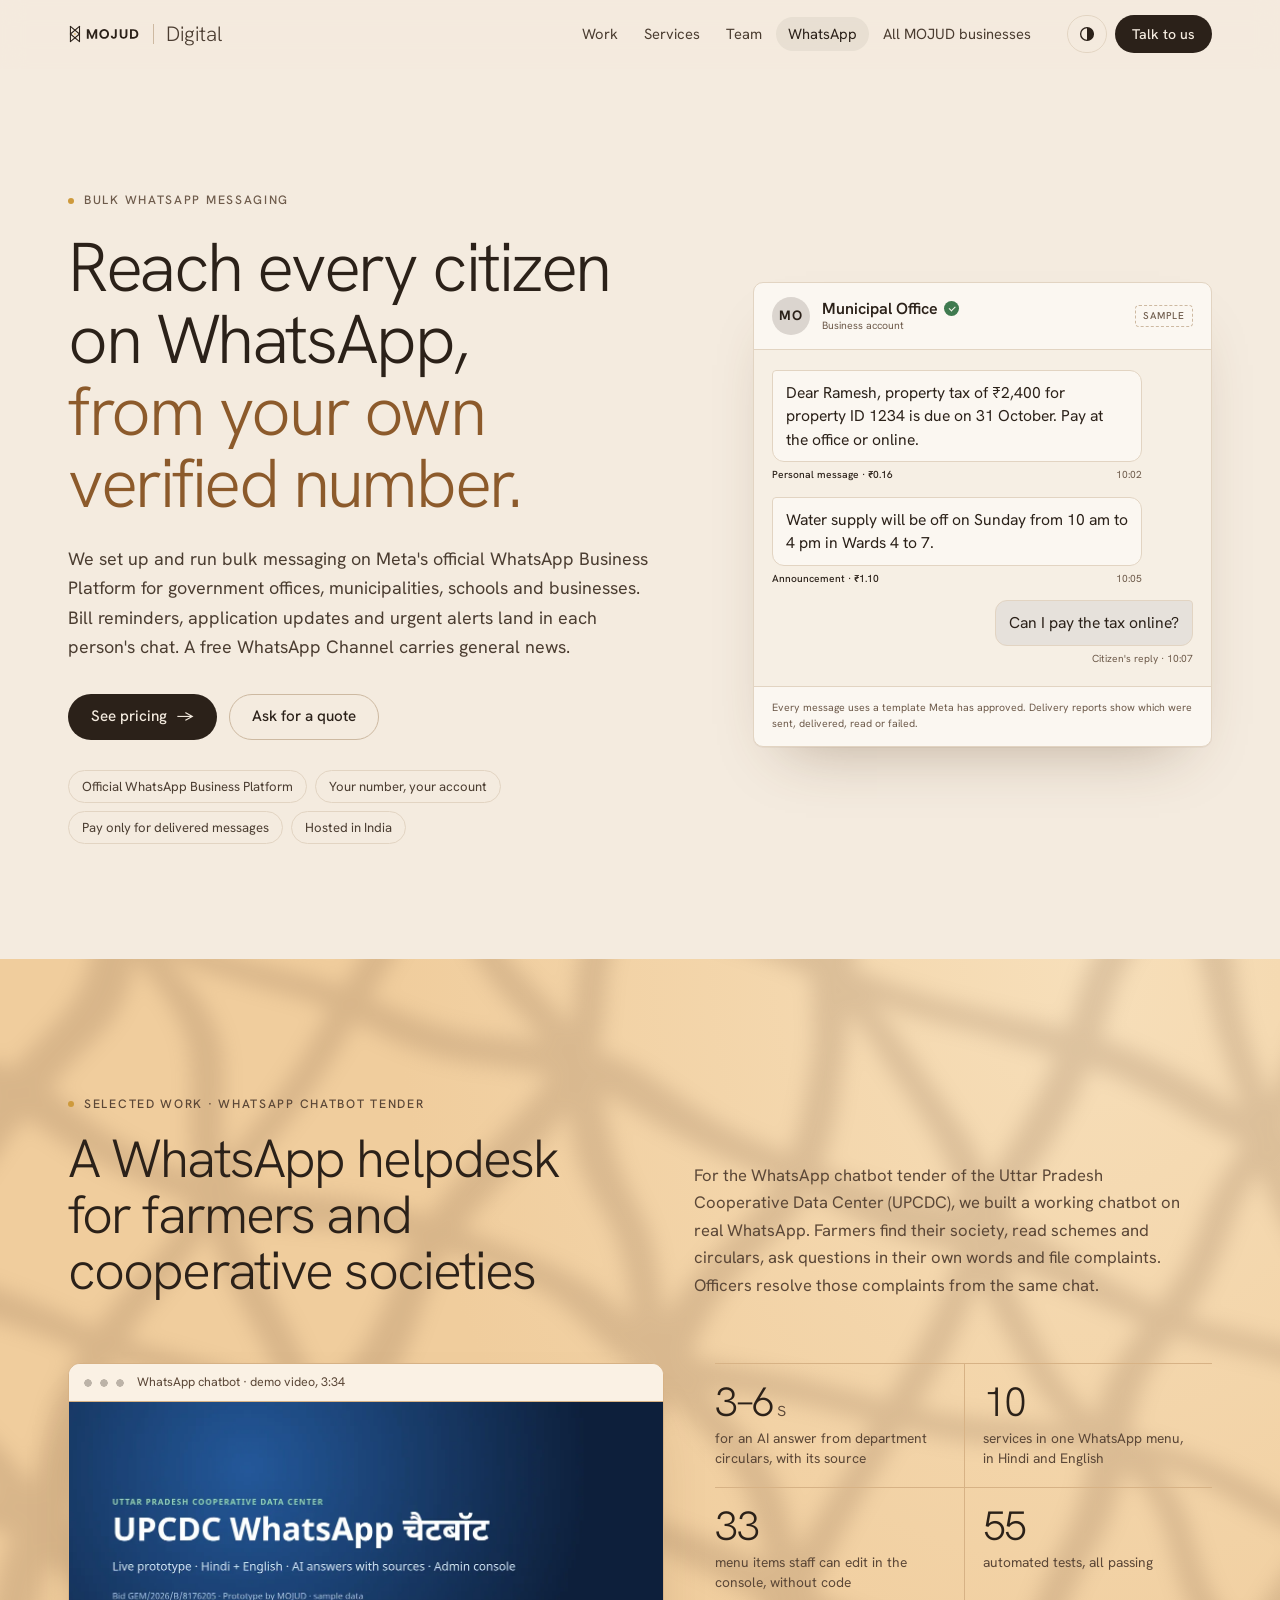
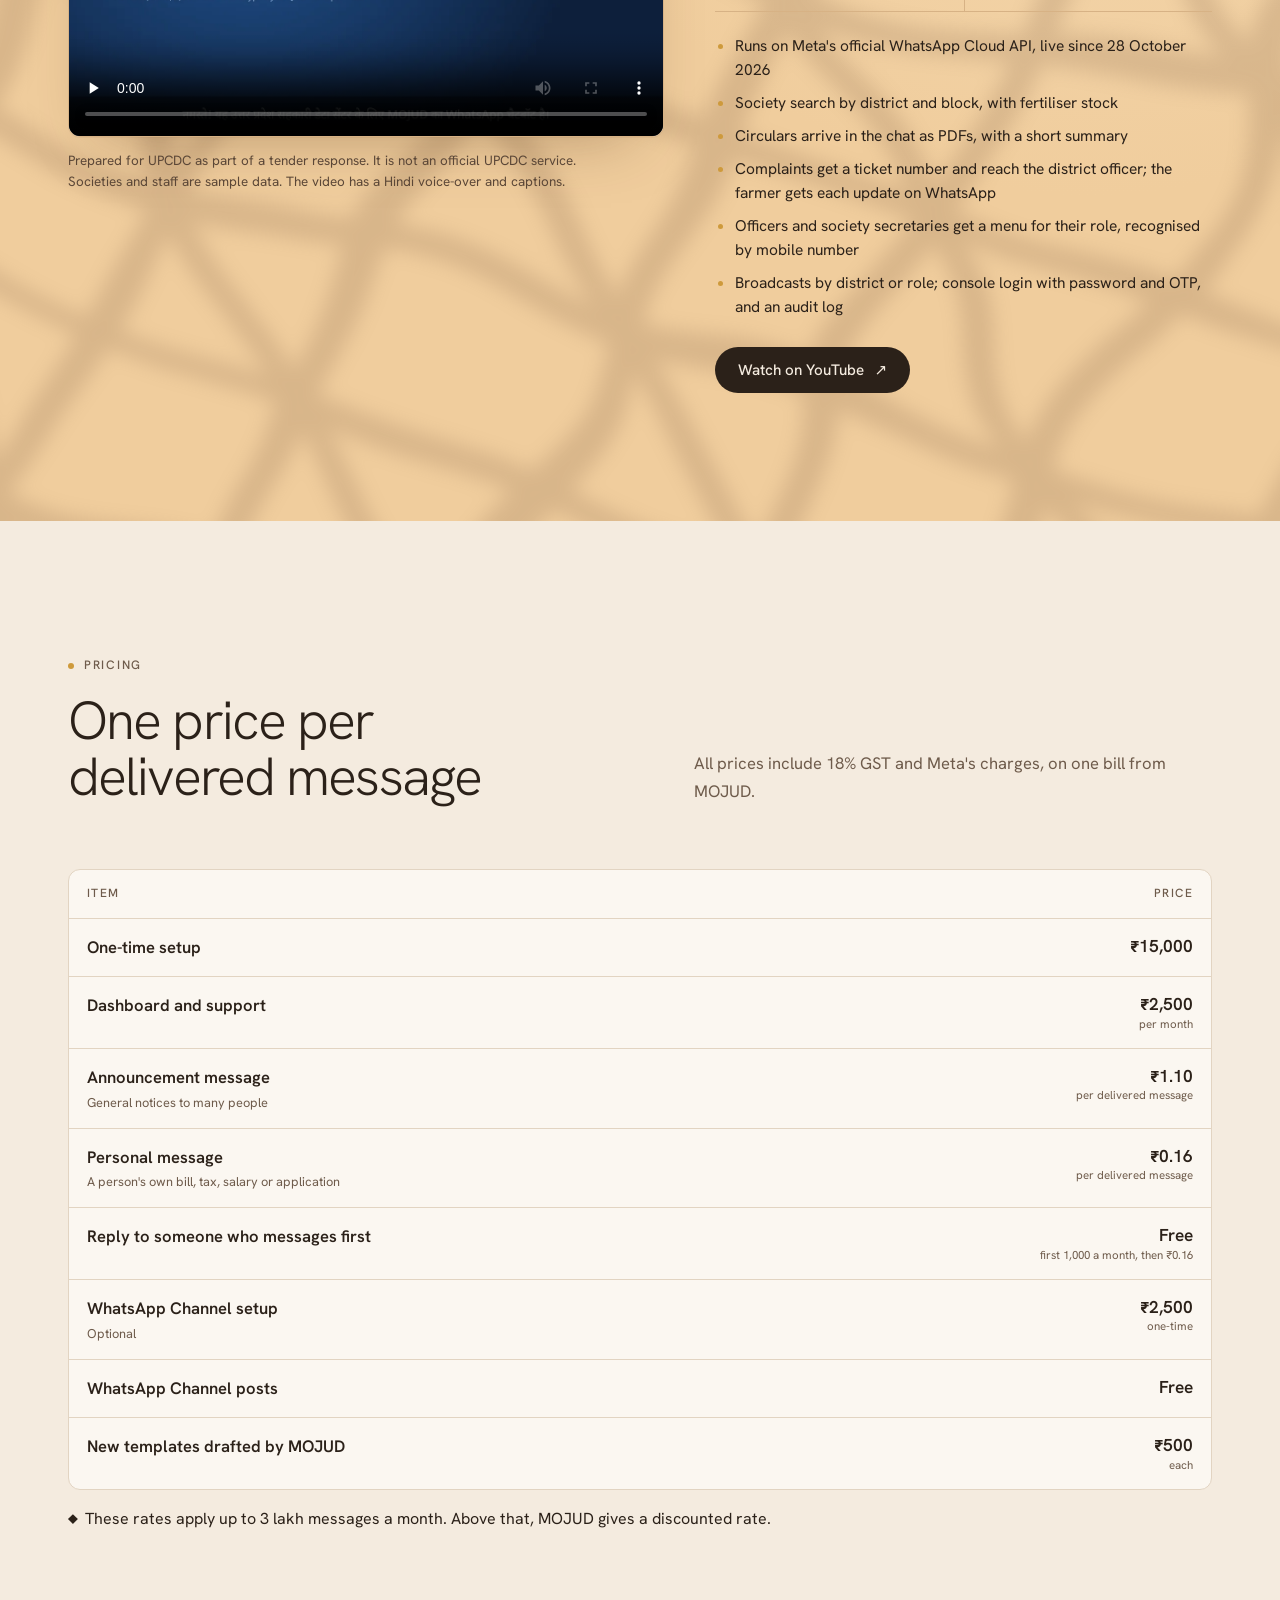
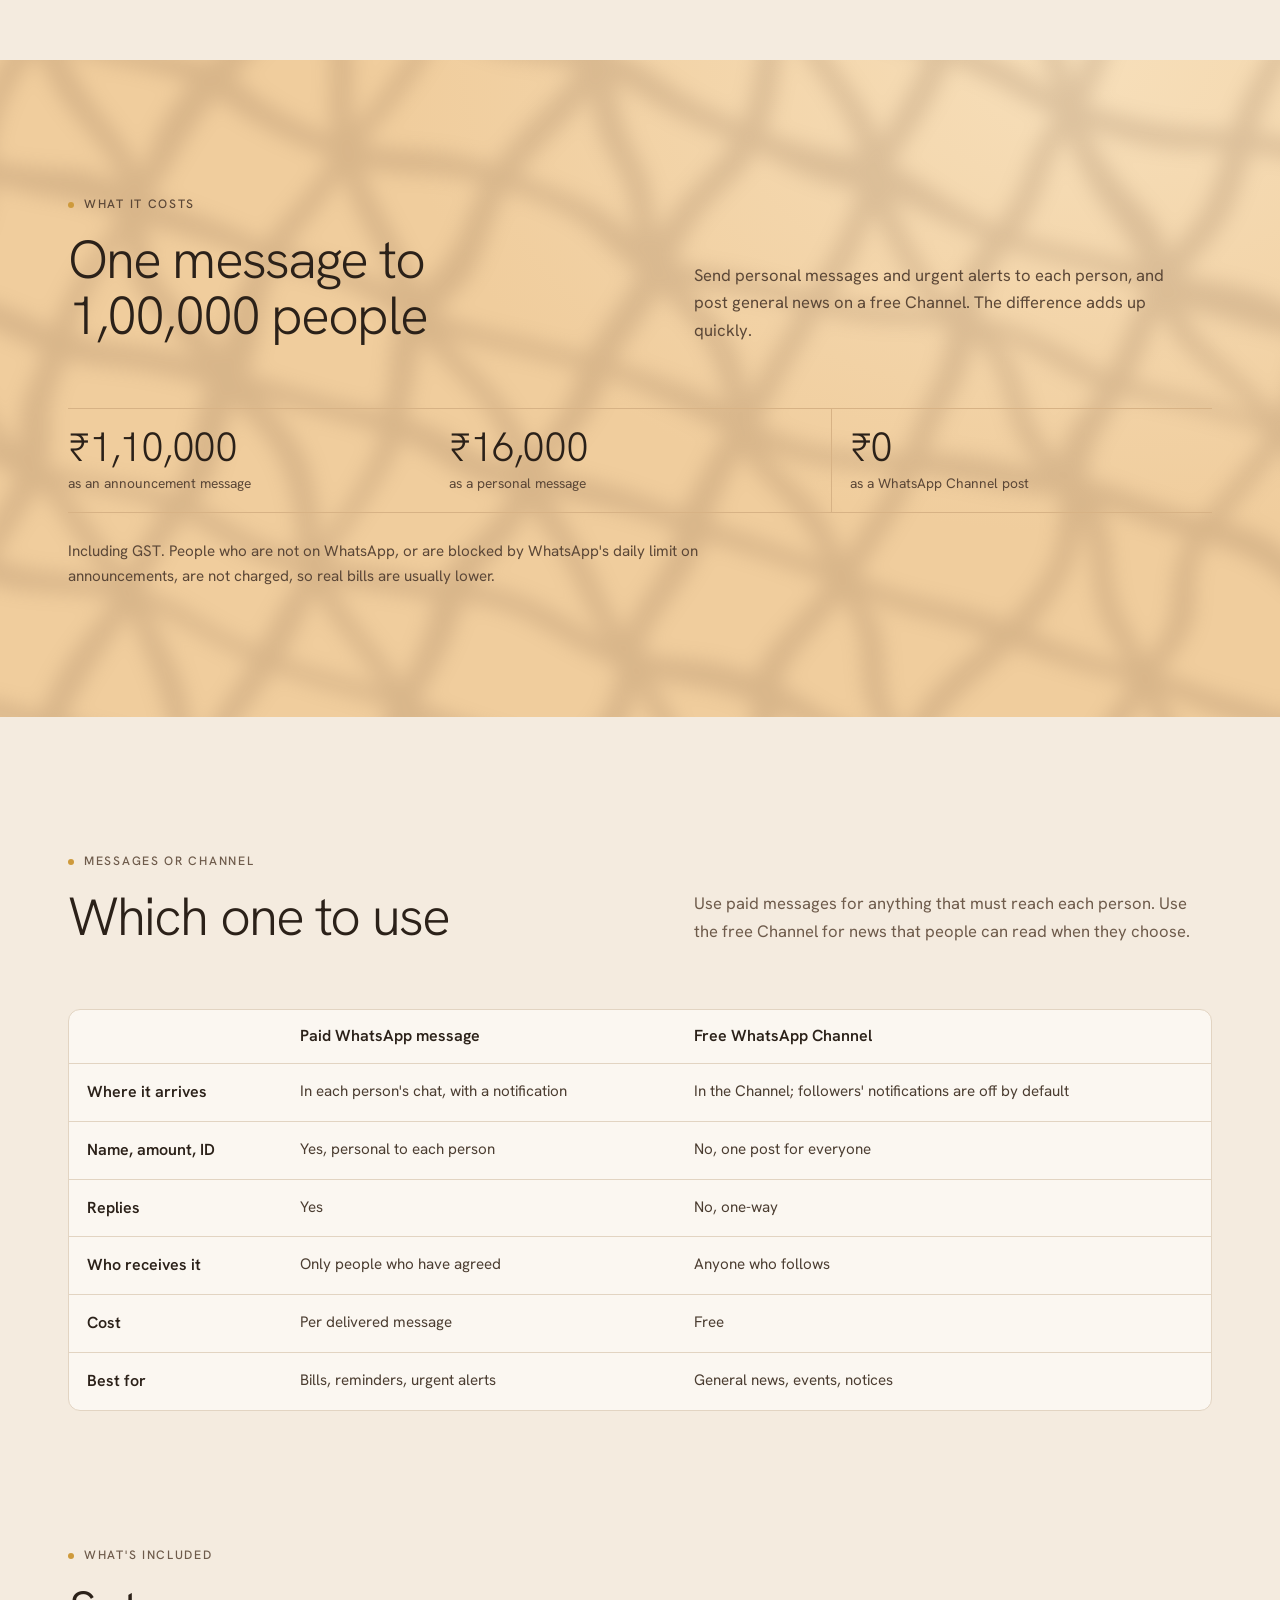
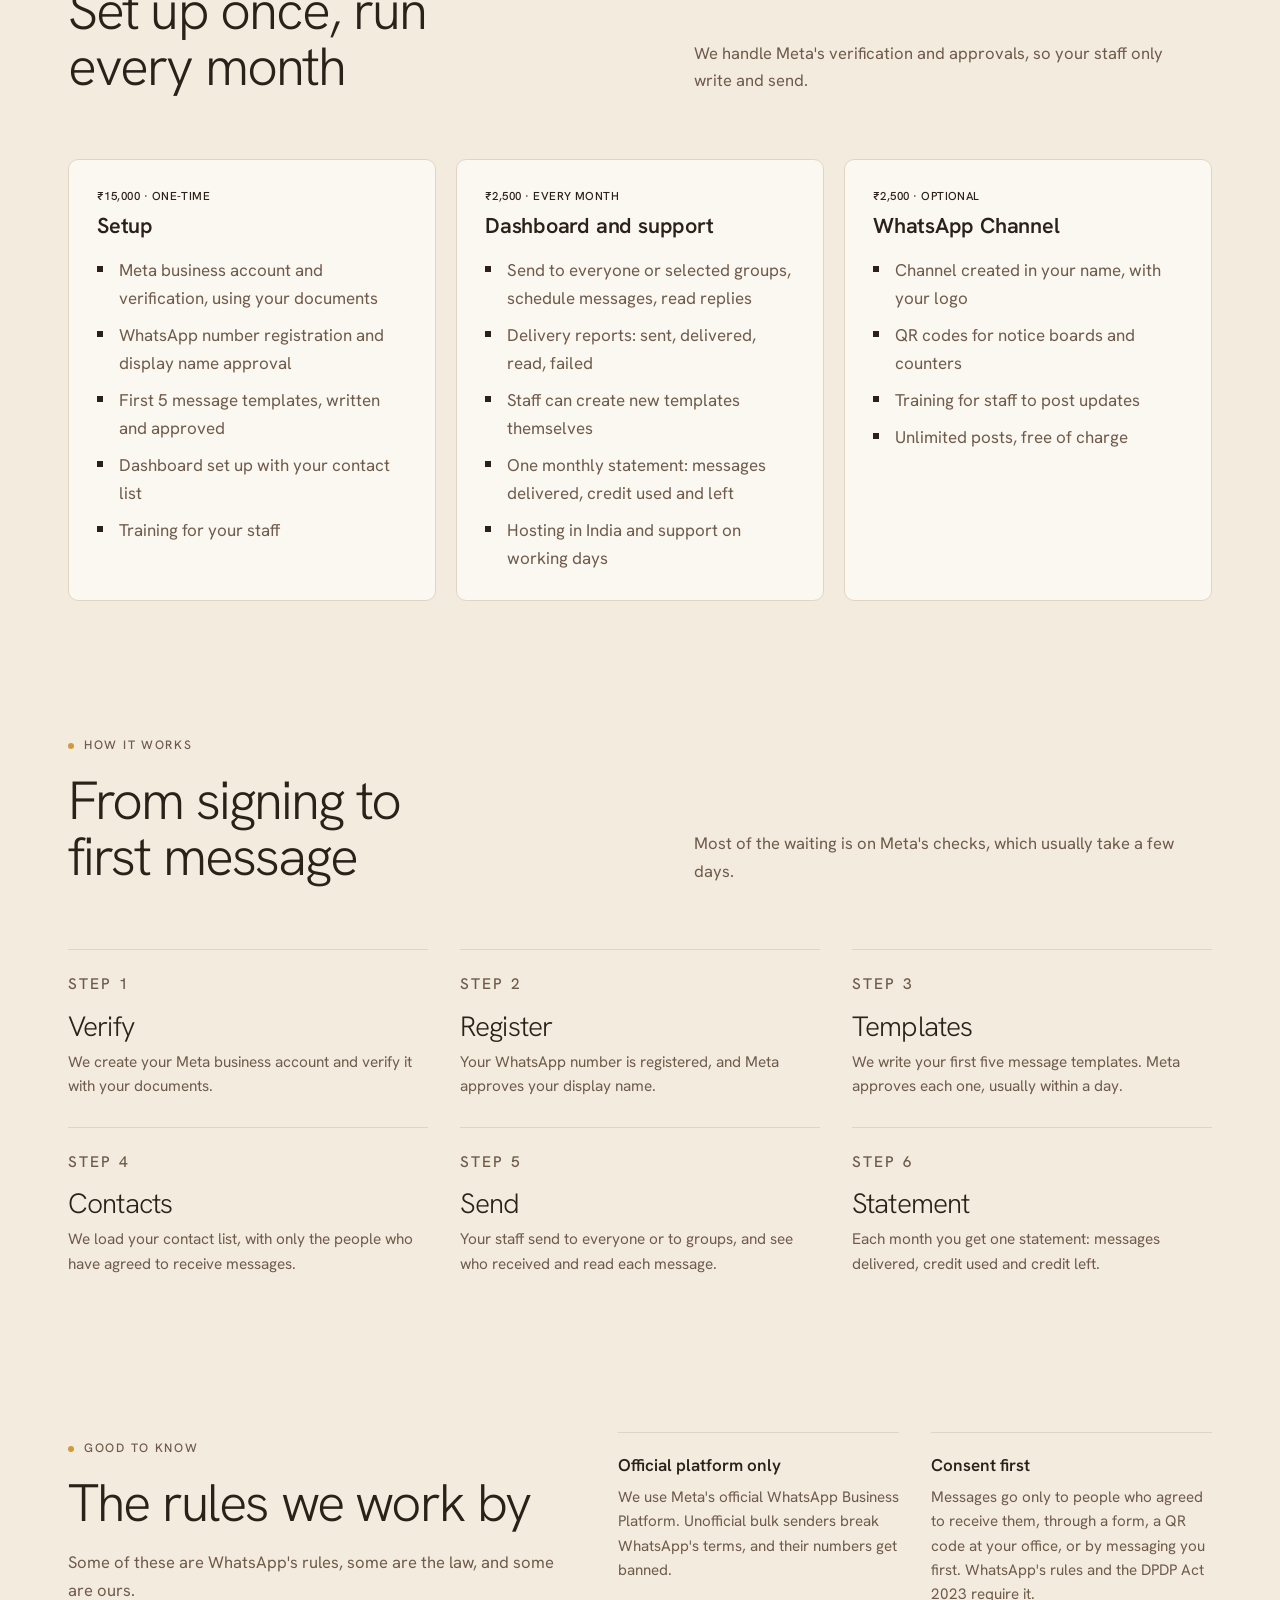
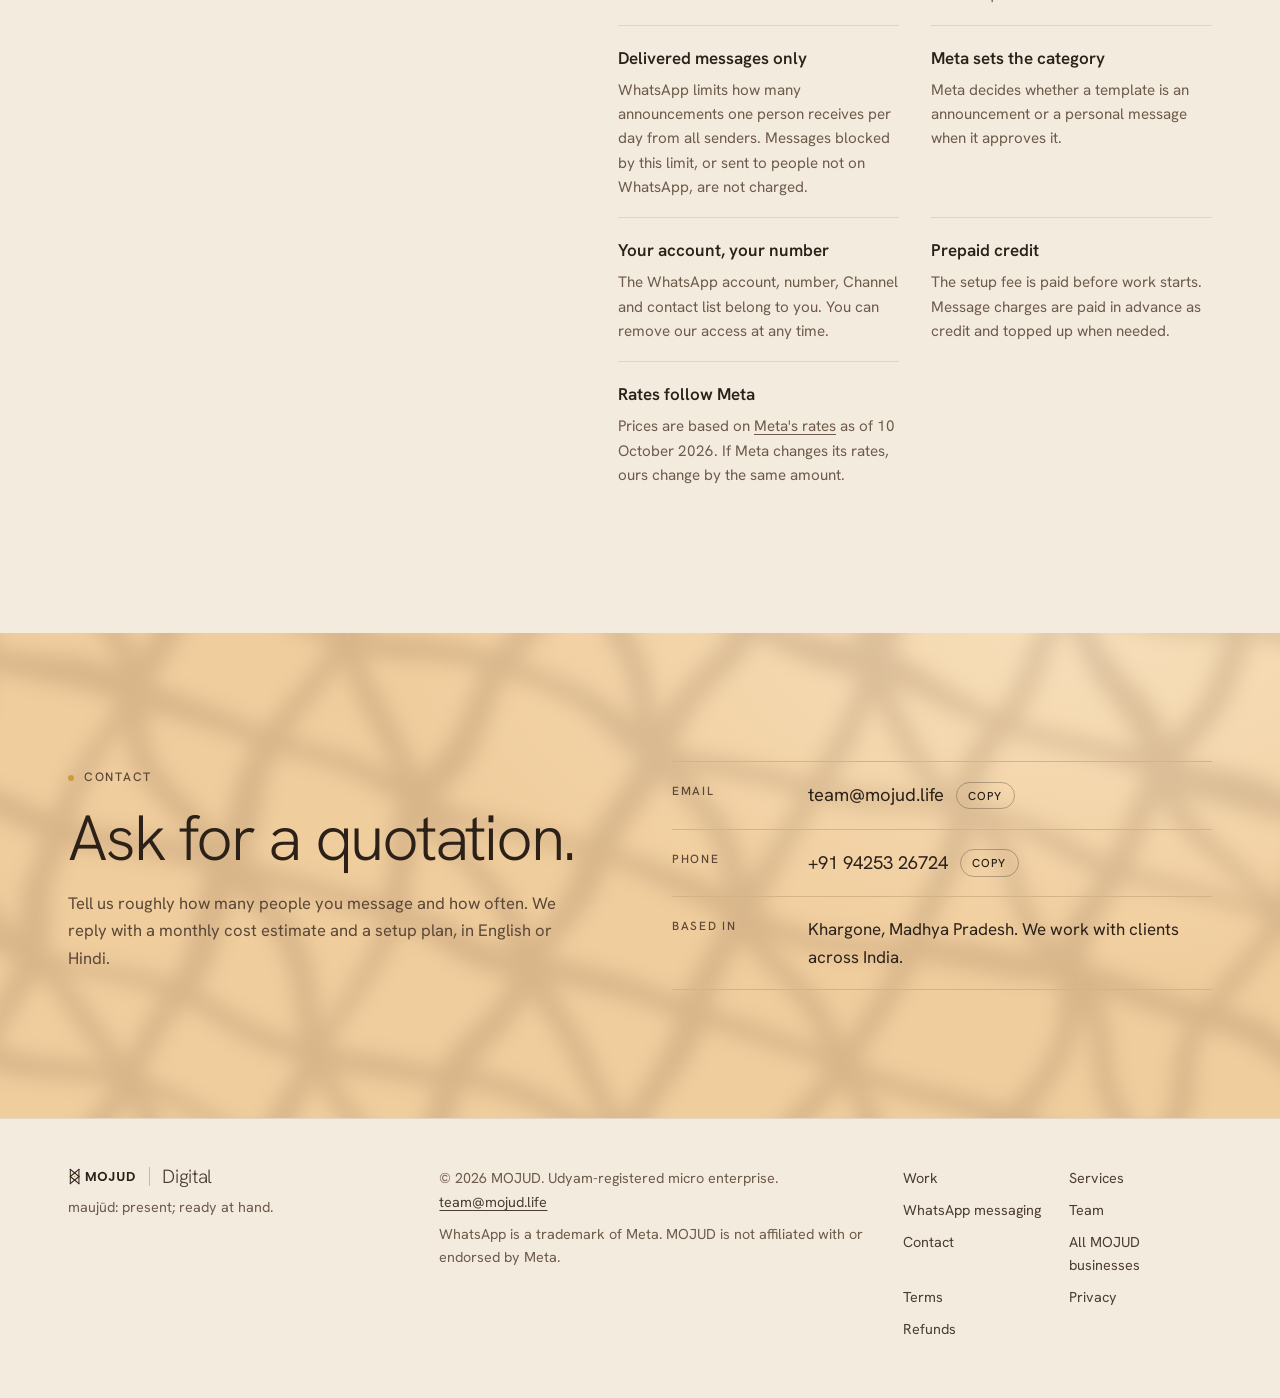
<file: whatsapp.html>
<!doctype html>
<html lang="en">
<head>
<meta charset="utf-8">
<meta name="viewport" content="width=device-width, initial-scale=1, viewport-fit=cover">
<meta name="description" content="Bulk WhatsApp messaging on Meta's official WhatsApp Business Platform for government offices, municipalities, schools and businesses: ₹1.10 per announcement and ₹0.16 per personal message, including GST.">
<meta name="theme-color" content="#F4EBDF">
<meta property="og:type" content="website">
<meta property="og:title" content="Bulk WhatsApp messaging | MOJUD Digital">
<meta property="og:description" content="Bulk WhatsApp messaging on Meta's official WhatsApp Business Platform for government offices, municipalities, schools and businesses: ₹1.10 per announcement and ₹0.16 per personal message, including GST.">
<meta property="og:url" content="https://mojud.life/whatsapp">
<link rel="canonical" href="https://mojud.life/whatsapp">
<link rel="icon" href="favicon.svg" type="image/svg+xml">
<title>Bulk WhatsApp messaging | MOJUD Digital</title>
<link rel="preconnect" href="https://fonts.googleapis.com">
<link rel="preconnect" href="https://fonts.gstatic.com" crossorigin>
<link rel="stylesheet" href="https://fonts.googleapis.com/css2?family=Hanken+Grotesk:wght@300..700&family=Hind:wght@400;500&family=Noto+Nastaliq+Urdu&display=swap">
<link rel="stylesheet" href="assets/site.css?v=9c64c933c2">
<style>
/* Page-specific styles; the shared stylesheet is assets/site.css */
#site-nav a[aria-current="page"] { color: var(--ink); background: color-mix(in oklab, var(--ink) 6%, transparent); }

/* Sample chat */
.chat {
  background: var(--surface); border: 1px solid var(--line); border-radius: 10px; box-shadow: var(--shadow);
  overflow: hidden;
}
.chat-head { display: flex; align-items: center; gap: 12px; padding: 14px 18px; border-bottom: 1px solid var(--line); }
.chat-av {
  width: 38px; height: 38px; flex: none; border-radius: 50%; display: grid; place-items: center;
  background: color-mix(in oklab, var(--accent) 14%, var(--surface)); color: var(--accent);
  font: 700 .85rem/1 var(--f-display); letter-spacing: .04em;
}
.chat-name { font: 600 1rem/1.2 var(--f-display); display: flex; align-items: center; gap: 6px; }
.chat-tick { width: 15px; height: 15px; flex: none; border-radius: 50%; background: var(--pass); display: inline-grid; place-items: center; }
.chat-tick::after { content: ""; width: 6px; height: 3.5px; border-left: 1.6px solid var(--surface); border-bottom: 1.6px solid var(--surface); transform: translateY(-1px) rotate(-45deg); }
.chat-sub { font: 400 .66rem/1.4 var(--f-mono); color: var(--muted); }
.chat-tag { margin-left: auto; font: 500 .62rem/1 var(--f-mono); letter-spacing: .08em; text-transform: uppercase; color: var(--muted); border: 1px dashed var(--line-strong); border-radius: 4px; padding: 5px 7px; }
.chat-body { display: grid; gap: 14px; padding: 20px 18px; background: color-mix(in oklab, var(--paper) 70%, var(--surface)); }
.bubble { max-width: 88%; display: grid; gap: 6px; }
.bubble p {
  background: var(--surface); border: 1px solid var(--line); border-radius: 4px 12px 12px 12px;
  padding: 10px 13px; font-size: .98rem; line-height: 1.5;
}
.bubble.me { justify-self: end; }
.bubble.me p { border-radius: 12px 4px 12px 12px; background: color-mix(in oklab, var(--accent) 9%, var(--surface)); }
.bubble-meta { display: flex; justify-content: space-between; gap: 12px; font: 400 .64rem/1.4 var(--f-mono); color: var(--muted); }
.bubble-meta b { font-weight: 500; color: var(--accent); }
.bubble.me .bubble-meta { justify-content: flex-end; }
.chat-foot { padding: 12px 18px 14px; border-top: 1px solid var(--line); font: 400 .66rem/1.55 var(--f-mono); color: var(--muted); }

/* Pricing */
.price-table table { min-width: 0; }
.price-table tbody th { white-space: normal; font-size: 1.04rem; }
.price-table tbody th small { display: block; margin-top: 3px; font: 400 .8rem/1.4 var(--f-body); color: var(--muted); }
.price-table td.amt { color: var(--ink); font: 600 1.08rem/1.3 var(--f-display); font-variant-numeric: tabular-nums; white-space: nowrap; text-align: right; }
.price-table td.amt small { display: block; font: 400 .72rem/1.4 var(--f-mono); color: var(--muted); }
.price-note { margin-top: 16px; display: flex; gap: 10px; align-items: baseline; font-size: 1rem; }
.price-note::before { content: ""; width: 7px; height: 7px; flex: none; transform: rotate(45deg) translateY(-2px); background: var(--accent); }

/* Cost band */
.stats-3 { grid-template-columns: repeat(3, minmax(0, 1fr)); }
.band-note { margin-top: 26px; font-size: .95rem; color: var(--band-muted); max-width: 46em; }

/* Comparison */
.cmp-table table { min-width: 600px; }
.cmp-table thead th:not(:first-child) { color: var(--ink); font: 600 1rem/1.3 var(--f-display); letter-spacing: 0; text-transform: none; }
.cmp-table tbody th { font-size: 1rem; }

/* Included */
.incl { display: grid; grid-template-columns: repeat(3, minmax(0, 1fr)); gap: 20px; align-items: stretch; }
.incl-card { background: var(--surface); border: 1px solid var(--line); border-radius: 10px; padding: clamp(22px, 3vw, 28px); display: grid; gap: 16px; align-content: start; }
.incl-card h3 { font-size: 1.35rem; font-weight: 600; }
.incl-price { font: 500 .72rem/1.4 var(--f-mono); letter-spacing: .04em; color: var(--accent); }
.incl-card ul { list-style: none; margin: 0; padding: 0; display: grid; gap: 9px; color: var(--muted); }
.incl-card li { display: grid; grid-template-columns: 16px 1fr; gap: 6px; }
.incl-card li::before { content: ""; width: 6px; height: 6px; margin-top: .6em; background: var(--accent); }

@media (max-width: 960px) {
  .incl { grid-template-columns: minmax(0, 1fr); }
}
@media (max-width: 620px) {
  .stats-3 { grid-template-columns: minmax(0, 1fr); }
  .price-table th, .price-table td { padding: 14px 14px; }
  .price-table td.amt { white-space: normal; width: 44%; }
}
</style>
</head>
<body>
<div class="site" id="site">
<a class="skip" href="#main">Skip to content</a>
<header class="site-head">
  <div class="wrap head-row">
    <a class="brand" href="digital.html" aria-label="MOJUD Digital"><svg class="logo" viewBox="0 0 482.42 132" role="img" aria-label="MOJUD"><g stroke="currentColor" stroke-width="7" stroke-linecap="round" stroke-linejoin="round" fill="none">
<line x1="16" y1="16" x2="16" y2="116"/>
<line x1="76" y1="16" x2="76" y2="116"/>
<line x1="16" y1="16" x2="76" y2="66"/>
<line x1="76" y1="16" x2="16" y2="66"/>
<line x1="16" y1="66" x2="76" y2="116"/>
<line x1="76" y1="66" x2="16" y2="116"/>
</g>
<circle cx="46" cy="66" r="5.5" fill="#CE9A3C"/>
<path transform="translate(118 97) scale(0.09 -0.09)" d="M830 698V0H690V454L503 0H397L209 454V0H69V698H228L450 179L672 698Z" fill="currentColor"/>
<path transform="translate(203.51 97) scale(0.09 -0.09)" d="M35 351Q35 453 83.0 534.5Q131 616 213.0 662.0Q295 708 393 708Q492 708 573.5 662.0Q655 616 702.5 534.5Q750 453 750 351Q750 248 702.5 166.5Q655 85 573.0 39.0Q491 -7 393 -7Q295 -7 213.0 39.0Q131 85 83.0 166.5Q35 248 35 351ZM606 351Q606 421 579.0 473.5Q552 526 504.0 554.0Q456 582 393 582Q330 582 281.5 554.0Q233 526 206.0 473.5Q179 421 179 351Q179 281 206.0 228.0Q233 175 281.5 146.5Q330 118 393 118Q456 118 504.0 146.5Q552 175 579.0 228.0Q606 281 606 351Z" fill="currentColor"/>
<path transform="translate(278.94 97) scale(0.09 -0.09)" d="M476 698V208Q476 106 417.0 49.5Q358 -7 259 -7Q159 -7 97.5 51.0Q36 109 36 213H176Q177 168 197.5 143.0Q218 118 257 118Q295 118 315.0 142.0Q335 166 335 208V698Z" fill="currentColor"/>
<path transform="translate(335.36 97) scale(0.09 -0.09)" d="M207 698V266Q207 195 244.0 157.5Q281 120 348 120Q416 120 453.0 157.5Q490 195 490 266V698H631V267Q631 178 592.5 116.5Q554 55 489.5 24.0Q425 -7 346 -7Q268 -7 204.5 24.0Q141 55 104.0 116.5Q67 178 67 267V698Z" fill="currentColor"/>
<path transform="translate(403 97) scale(0.09 -0.09)" d="M681 348Q681 243 635.5 164.5Q590 86 506.5 43.0Q423 0 313 0H69V698H313Q423 698 506.5 655.0Q590 612 635.5 532.5Q681 453 681 348ZM538 348Q538 457 478.0 518.5Q418 580 308 580H209V119H308Q418 119 478.0 179.0Q538 239 538 348Z" fill="currentColor"/></svg><span class="brand-unit" aria-hidden="true">Digital</span></a>
    <nav id="site-nav" aria-label="Main">
      <ul>
        <li><a href="digital.html#work">Work</a></li>
        <li><a href="digital.html#services">Services</a></li>
        <li><a href="digital.html#team">Team</a></li>
        <li><a href="whatsapp.html" aria-current="page">WhatsApp</a></li>
        <li><a href="./">All MOJUD businesses</a></li>
      </ul>
    </nav>
    <div class="head-actions">
      <button class="icon-btn" id="theme-btn" type="button" aria-label="Switch to dark theme"><svg width="18" height="18" viewBox="0 0 24 24" aria-hidden="true"><circle cx="12" cy="12" r="8.5" fill="none" stroke="currentColor" stroke-width="1.8"/><path d="M12 3.5a8.5 8.5 0 0 1 0 17z" fill="currentColor"/></svg></button>
      <button class="icon-btn menu-btn" id="menu-btn" type="button" aria-expanded="false" aria-controls="site-nav"><svg width="16" height="16" viewBox="0 0 24 24" aria-hidden="true"><path d="M3 7h18M3 17h18" stroke="currentColor" stroke-width="2" stroke-linecap="round"/></svg>Menu</button>
      <a class="btn btn-accent btn-sm head-cta" href="digital.html#contact">Talk to us</a>
    </div>
  </div>
</header>

<main id="main">
  <section class="hero wrap" id="top" aria-labelledby="hero-title">
    <div class="hero-copy">
      <p class="eyebrow">Bulk WhatsApp messaging</p>
      <h1 id="hero-title">Reach every citizen on WhatsApp, <span class="hl">from your own verified number.</span></h1>
      <p class="lead">We set up and run bulk messaging on Meta's official WhatsApp Business Platform for government offices, municipalities, schools and businesses. Bill reminders, application updates and urgent alerts land in each person's chat. A free WhatsApp Channel carries general news.</p>
      <div class="cta-row">
        <a class="btn btn-accent" href="#pricing">See pricing <span class="arr" aria-hidden="true">→</span></a>
        <a class="btn btn-ghost" href="#contact">Ask for a quote</a>
      </div>
      <ul class="hero-tags" aria-label="How the service works">
        <li>Official WhatsApp Business Platform</li>
        <li>Your number, your account</li>
        <li>Pay only for delivered messages</li>
        <li>Hosted in India</li>
      </ul>
    </div>

    <aside class="chat" aria-label="Sample messages from a municipal office">
      <div class="chat-head">
        <span class="chat-av" aria-hidden="true">MO</span>
        <div>
          <p class="chat-name">Municipal Office <span class="chat-tick" aria-hidden="true"></span></p>
          <p class="chat-sub">Business account</p>
        </div>
        <span class="chat-tag">Sample</span>
      </div>
      <div class="chat-body">
        <div class="bubble">
          <p>Dear Ramesh, property tax of ₹2,400 for property ID 1234 is due on 31 October. Pay at the office or online.</p>
          <span class="bubble-meta"><b>Personal message · ₹0.16</b><span>10:02</span></span>
        </div>
        <div class="bubble">
          <p>Water supply will be off on Sunday from 10 am to 4 pm in Wards 4 to 7.</p>
          <span class="bubble-meta"><b>Announcement · ₹1.10</b><span>10:05</span></span>
        </div>
        <div class="bubble me">
          <p>Can I pay the tax online?</p>
          <span class="bubble-meta"><span>Citizen's reply · 10:07</span></span>
        </div>
      </div>
      <p class="chat-foot">Every message uses a template Meta has approved. Delivery reports show which were sent, delivered, read or failed.</p>
    </aside>
  </section>

  <section class="section band" id="work-upcdc" aria-labelledby="upcdc-title">
<div class="jaali" aria-hidden="true"><i></i></div>
    <div class="wrap">
      <div class="sec-head">
        <div>
          <p class="eyebrow">Selected work · WhatsApp chatbot tender</p>
          <h2 id="upcdc-title">A WhatsApp helpdesk for farmers and cooperative societies</h2>
        </div>
        <p class="sec-intro">For the WhatsApp chatbot tender of the Uttar Pradesh Cooperative Data Center (UPCDC), we built a working chatbot on real WhatsApp. Farmers find their society, read schemes and circulars, ask questions in their own words and file complaints. Officers resolve those complaints from the same chat.</p>
      </div>
      <div class="work-grid">
        <div>
          <figure class="frame" style="margin: 0;">
            <div class="frame-bar">
              <span class="frame-url">WhatsApp chatbot · demo video, 3:34</span>
            </div>
            <div class="frame-video">
              <video controls preload="none" playsinline poster="assets/upcdc-poster.webp" width="1200" height="675" aria-label="Demo video of the UPCDC WhatsApp chatbot prototype and its admin console, with Hindi voice-over and captions">
                <source src="media/demo/UPCDC.mp4" type="video/mp4">
                <a href="media/demo/UPCDC.mp4">Download the demo video (MP4, 17 MB)</a>
              </video>
            </div>
          </figure>
          <p class="frame-cap">Prepared for UPCDC as part of a tender response. It is not an official UPCDC service. Societies and staff are sample data. The video has a Hindi voice-over and captions.</p>
        </div>
        <div class="work-facts">
          <dl class="stats">
            <div><dt>for an AI answer from department circulars, with its source</dt><dd>3–6<span>s</span></dd></div>
            <div><dt>services in one WhatsApp menu, in Hindi and English</dt><dd>10</dd></div>
            <div><dt>menu items staff can edit in the console, without code</dt><dd>33</dd></div>
            <div><dt>automated tests, all passing</dt><dd>55</dd></div>
          </dl>
          <ul class="feat">
            <li>Runs on Meta's official WhatsApp Cloud API, live since 28 October 2026</li>
            <li>Society search by district and block, with fertiliser stock</li>
            <li>Circulars arrive in the chat as PDFs, with a short summary</li>
            <li>Complaints get a ticket number and reach the district officer; the farmer gets each update on WhatsApp</li>
            <li>Officers and society secretaries get a menu for their role, recognised by mobile number</li>
            <li>Broadcasts by district or role; console login with password and OTP, and an audit log</li>
          </ul>
          <div class="work-links">
            <a class="btn btn-accent" href="https://youtu.be/krWNzoBQXGE" target="_blank" rel="noopener">Watch on YouTube <span class="arr" aria-hidden="true">↗</span></a>
          </div>
        </div>
      </div>
    </div>
  </section>

  <section class="section wrap" id="pricing" aria-labelledby="pricing-title">
    <div class="sec-head">
      <div>
        <p class="eyebrow">Pricing</p>
        <h2 id="pricing-title">One price per delivered message</h2>
      </div>
      <p class="sec-intro">All prices include 18% GST and Meta's charges, on one bill from MOJUD.</p>
    </div>
    <div class="table-wrap price-table" role="region" aria-labelledby="pricing-title" tabindex="0">
      <table>
        <thead>
          <tr><th scope="col">Item</th><th scope="col" style="text-align: right;">Price</th></tr>
        </thead>
        <tbody>
          <tr><th scope="row">One-time setup</th><td class="amt">₹15,000</td></tr>
          <tr><th scope="row">Dashboard and support</th><td class="amt">₹2,500<small>per month</small></td></tr>
          <tr><th scope="row">Announcement message<small>General notices to many people</small></th><td class="amt">₹1.10<small>per delivered message</small></td></tr>
          <tr><th scope="row">Personal message<small>A person's own bill, tax, salary or application</small></th><td class="amt">₹0.16<small>per delivered message</small></td></tr>
          <tr><th scope="row">Reply to someone who messages first</th><td class="amt">Free<small>first 1,000 a month, then ₹0.16</small></td></tr>
          <tr><th scope="row">WhatsApp Channel setup<small>Optional</small></th><td class="amt">₹2,500<small>one-time</small></td></tr>
          <tr><th scope="row">WhatsApp Channel posts</th><td class="amt">Free</td></tr>
          <tr><th scope="row">New templates drafted by MOJUD</th><td class="amt">₹500<small>each</small></td></tr>
        </tbody>
      </table>
    </div>
    <p class="price-note">These rates apply up to 3 lakh messages a month. Above that, MOJUD gives a discounted rate.</p>
  </section>

  <section class="section band" id="cost" aria-labelledby="cost-title">
<div class="jaali" aria-hidden="true"><i></i></div>
    <div class="wrap">
      <div class="sec-head">
        <div>
          <p class="eyebrow">What it costs</p>
          <h2 id="cost-title">One message to 1,00,000 people</h2>
        </div>
        <p class="sec-intro">Send personal messages and urgent alerts to each person, and post general news on a free Channel. The difference adds up quickly.</p>
      </div>
      <dl class="stats stats-3">
        <div><dt>as an announcement message</dt><dd>₹1,10,000</dd></div>
        <div><dt>as a personal message</dt><dd>₹16,000</dd></div>
        <div><dt>as a WhatsApp Channel post</dt><dd>₹0</dd></div>
      </dl>
      <p class="band-note">Including GST. People who are not on WhatsApp, or are blocked by WhatsApp's daily limit on announcements, are not charged, so real bills are usually lower.</p>
    </div>
  </section>

  <section class="section wrap" id="channel" aria-labelledby="channel-title">
    <div class="sec-head">
      <div>
        <p class="eyebrow">Messages or Channel</p>
        <h2 id="channel-title">Which one to use</h2>
      </div>
      <p class="sec-intro">Use paid messages for anything that must reach each person. Use the free Channel for news that people can read when they choose.</p>
    </div>
    <div class="table-wrap cmp-table" role="region" aria-labelledby="channel-title" tabindex="0">
      <table>
        <thead>
          <tr><th scope="col"><span class="sr">Feature</span></th><th scope="col">Paid WhatsApp message</th><th scope="col">Free WhatsApp Channel</th></tr>
        </thead>
        <tbody>
          <tr><th scope="row">Where it arrives</th><td>In each person's chat, with a notification</td><td>In the Channel; followers' notifications are off by default</td></tr>
          <tr><th scope="row">Name, amount, ID</th><td>Yes, personal to each person</td><td>No, one post for everyone</td></tr>
          <tr><th scope="row">Replies</th><td>Yes</td><td>No, one-way</td></tr>
          <tr><th scope="row">Who receives it</th><td>Only people who have agreed</td><td>Anyone who follows</td></tr>
          <tr><th scope="row">Cost</th><td>Per delivered message</td><td>Free</td></tr>
          <tr><th scope="row">Best for</th><td>Bills, reminders, urgent alerts</td><td>General news, events, notices</td></tr>
        </tbody>
      </table>
    </div>
  </section>

  <section class="section wrap" id="included" aria-labelledby="included-title" style="padding-top: 0;">
    <div class="sec-head">
      <div>
        <p class="eyebrow">What's included</p>
        <h2 id="included-title">Set up once, run every month</h2>
      </div>
      <p class="sec-intro">We handle Meta's verification and approvals, so your staff only write and send.</p>
    </div>
    <div class="incl">
      <article class="incl-card">
        <div><p class="incl-price">₹15,000 · ONE-TIME</p><h3 style="margin-top: 8px;">Setup</h3></div>
        <ul>
          <li>Meta business account and verification, using your documents</li>
          <li>WhatsApp number registration and display name approval</li>
          <li>First 5 message templates, written and approved</li>
          <li>Dashboard set up with your contact list</li>
          <li>Training for your staff</li>
        </ul>
      </article>
      <article class="incl-card">
        <div><p class="incl-price">₹2,500 · EVERY MONTH</p><h3 style="margin-top: 8px;">Dashboard and support</h3></div>
        <ul>
          <li>Send to everyone or selected groups, schedule messages, read replies</li>
          <li>Delivery reports: sent, delivered, read, failed</li>
          <li>Staff can create new templates themselves</li>
          <li>One monthly statement: messages delivered, credit used and left</li>
          <li>Hosting in India and support on working days</li>
        </ul>
      </article>
      <article class="incl-card">
        <div><p class="incl-price">₹2,500 · OPTIONAL</p><h3 style="margin-top: 8px;">WhatsApp Channel</h3></div>
        <ul>
          <li>Channel created in your name, with your logo</li>
          <li>QR codes for notice boards and counters</li>
          <li>Training for staff to post updates</li>
          <li>Unlimited posts, free of charge</li>
        </ul>
      </article>
    </div>
  </section>

  <section class="section wrap" id="how" aria-labelledby="how-title" style="padding-top: 0;">
    <div class="sec-head">
      <div>
        <p class="eyebrow">How it works</p>
        <h2 id="how-title">From signing to first message</h2>
      </div>
      <p class="sec-intro">Most of the waiting is on Meta's checks, which usually take a few days.</p>
    </div>
    <ol class="steps">
      <li><p class="step-n">STEP 1</p><h3>Verify</h3><p>We create your Meta business account and verify it with your documents.</p></li>
      <li><p class="step-n">STEP 2</p><h3>Register</h3><p>Your WhatsApp number is registered, and Meta approves your display name.</p></li>
      <li><p class="step-n">STEP 3</p><h3>Templates</h3><p>We write your first five message templates. Meta approves each one, usually within a day.</p></li>
      <li><p class="step-n">STEP 4</p><h3>Contacts</h3><p>We load your contact list, with only the people who have agreed to receive messages.</p></li>
      <li><p class="step-n">STEP 5</p><h3>Send</h3><p>Your staff send to everyone or to groups, and see who received and read each message.</p></li>
      <li><p class="step-n">STEP 6</p><h3>Statement</h3><p>Each month you get one statement: messages delivered, credit used and credit left.</p></li>
    </ol>
  </section>

  <section class="section wrap" id="terms" aria-labelledby="terms-title" style="padding-top: 0;">
    <div class="partner">
      <div>
        <p class="eyebrow">Good to know</p>
        <h2 id="terms-title">The rules we work by</h2>
        <p class="sec-intro">Some of these are WhatsApp's rules, some are the law, and some are ours.</p>
      </div>
      <dl class="promises">
        <div><dt>Official platform only</dt><dd>We use Meta's official WhatsApp Business Platform. Unofficial bulk senders break WhatsApp's terms, and their numbers get banned.</dd></div>
        <div><dt>Consent first</dt><dd>Messages go only to people who agreed to receive them, through a form, a QR code at your office, or by messaging you first. WhatsApp's rules and the DPDP Act 2023 require it.</dd></div>
        <div><dt>Delivered messages only</dt><dd>WhatsApp limits how many announcements one person receives per day from all senders. Messages blocked by this limit, or sent to people not on WhatsApp, are not charged.</dd></div>
        <div><dt>Meta sets the category</dt><dd>Meta decides whether a template is an announcement or a personal message when it approves it.</dd></div>
        <div><dt>Your account, your number</dt><dd>The WhatsApp account, number, Channel and contact list belong to you. You can remove our access at any time.</dd></div>
        <div><dt>Prepaid credit</dt><dd>The setup fee is paid before work starts. Message charges are paid in advance as credit and topped up when needed.</dd></div>
        <div><dt>Rates follow Meta</dt><dd>Prices are based on <a href="https://whatsappbusiness.com/products/platform-pricing/" target="_blank" rel="noopener">Meta's rates</a> as of 10 October 2026. If Meta changes its rates, ours change by the same amount.</dd></div>
      </dl>
    </div>
  </section>

  <section class="section band" id="contact" aria-labelledby="contact-title">
<div class="jaali" aria-hidden="true"><i></i></div>
    <div class="wrap contact">
      <div>
        <p class="eyebrow">Contact</p>
        <h2 id="contact-title">Ask for a quotation.</h2>
        <p class="sec-intro">Tell us roughly how many people you message and how often. We reply with a monthly cost estimate and a setup plan, in English or Hindi.</p>
      </div>
      <dl class="c-list">
        <div><dt>Email</dt><dd class="c-val"><a href="mailto:team@mojud.life">team@mojud.life</a><button class="copy-btn" type="button" data-copy="team@mojud.life" data-what="Email address" aria-label="Copy email address">Copy</button></dd></div>
        <div><dt>Phone</dt><dd class="c-val"><a href="tel:+919425326724">+91 94253 26724</a><button class="copy-btn" type="button" data-copy="+91 94253 26724" data-what="Phone number" aria-label="Copy phone number">Copy</button></dd></div>
        <div><dt>Based in</dt><dd>Khargone, Madhya Pradesh. We work with clients across India.</dd></div>
      </dl>
      <p class="sr" id="copy-status" aria-live="polite"></p>
    </div>
  </section>
</main>

<footer class="site-foot">
  <div class="wrap foot-grid">
    <div>
      <p class="foot-brand"><svg class="logo" viewBox="0 0 482.42 132" role="img" aria-label="MOJUD"><g stroke="currentColor" stroke-width="7" stroke-linecap="round" stroke-linejoin="round" fill="none">
<line x1="16" y1="16" x2="16" y2="116"/>
<line x1="76" y1="16" x2="76" y2="116"/>
<line x1="16" y1="16" x2="76" y2="66"/>
<line x1="76" y1="16" x2="16" y2="66"/>
<line x1="16" y1="66" x2="76" y2="116"/>
<line x1="76" y1="66" x2="16" y2="116"/>
</g>
<circle cx="46" cy="66" r="5.5" fill="#CE9A3C"/>
<path transform="translate(118 97) scale(0.09 -0.09)" d="M830 698V0H690V454L503 0H397L209 454V0H69V698H228L450 179L672 698Z" fill="currentColor"/>
<path transform="translate(203.51 97) scale(0.09 -0.09)" d="M35 351Q35 453 83.0 534.5Q131 616 213.0 662.0Q295 708 393 708Q492 708 573.5 662.0Q655 616 702.5 534.5Q750 453 750 351Q750 248 702.5 166.5Q655 85 573.0 39.0Q491 -7 393 -7Q295 -7 213.0 39.0Q131 85 83.0 166.5Q35 248 35 351ZM606 351Q606 421 579.0 473.5Q552 526 504.0 554.0Q456 582 393 582Q330 582 281.5 554.0Q233 526 206.0 473.5Q179 421 179 351Q179 281 206.0 228.0Q233 175 281.5 146.5Q330 118 393 118Q456 118 504.0 146.5Q552 175 579.0 228.0Q606 281 606 351Z" fill="currentColor"/>
<path transform="translate(278.94 97) scale(0.09 -0.09)" d="M476 698V208Q476 106 417.0 49.5Q358 -7 259 -7Q159 -7 97.5 51.0Q36 109 36 213H176Q177 168 197.5 143.0Q218 118 257 118Q295 118 315.0 142.0Q335 166 335 208V698Z" fill="currentColor"/>
<path transform="translate(335.36 97) scale(0.09 -0.09)" d="M207 698V266Q207 195 244.0 157.5Q281 120 348 120Q416 120 453.0 157.5Q490 195 490 266V698H631V267Q631 178 592.5 116.5Q554 55 489.5 24.0Q425 -7 346 -7Q268 -7 204.5 24.0Q141 55 104.0 116.5Q67 178 67 267V698Z" fill="currentColor"/>
<path transform="translate(403 97) scale(0.09 -0.09)" d="M681 348Q681 243 635.5 164.5Q590 86 506.5 43.0Q423 0 313 0H69V698H313Q423 698 506.5 655.0Q590 612 635.5 532.5Q681 453 681 348ZM538 348Q538 457 478.0 518.5Q418 580 308 580H209V119H308Q418 119 478.0 179.0Q538 239 538 348Z" fill="currentColor"/></svg><span class="brand-unit">Digital</span></p>
      <p class="foot-def">maujūd: present; ready at hand.</p>
    </div>
    <div class="foot-meta">
      <p>© 2026 MOJUD. Udyam-registered micro enterprise. <a href="mailto:team@mojud.life">team@mojud.life</a></p>
      <p>WhatsApp is a trademark of Meta. MOJUD is not affiliated with or endorsed by Meta.</p>
    </div>
    <nav class="foot-nav" aria-label="Footer">
      <ul>
        <li><a href="digital.html#work">Work</a></li>
        <li><a href="digital.html#services">Services</a></li>
        <li><a href="whatsapp.html">WhatsApp messaging</a></li>
        <li><a href="digital.html#team">Team</a></li>
        <li><a href="digital.html#contact">Contact</a></li>
        <li><a href="./">All MOJUD businesses</a></li>
        <li><a href="terms.html">Terms</a></li>
        <li><a href="privacy.html">Privacy</a></li>
        <li><a href="refunds.html">Refunds</a></li>
      </ul>
    </nav>
  </div>
</footer>
</div>
<script src="assets/site.js?v=4e05286529" defer></script>
</body>
</html>
</file>
<file: assets/site.css>
/* MOJUD: one stylesheet for every page on mojud.life.
   The home page, MOJUD Digital, the WhatsApp page and the policy pages all link it.
   Theme: a lime-plaster wall in afternoon sun. Mojud (maujūd) means "present": the
   shadow on the wall is cast by the MOJUD mark, tiled into a lattice (assets/jaali.svg). */

:root {
  --paper: #F4EBDF;
  --paper-2: #EBDECD;
  --surface: #FBF7F1;
  --ink: #2B2119;
  --ink-2: #4B3D31;
  --muted: #6E5B4B;
  --line: #E2D4C2;
  --line-strong: #CDB9A1;
  --gold: #CE9A3C;
  --gold-ink: #8C5A2B;
  --hl: #8C5A2B;
  --accent: #2B2119;
  --accent-ink: #F4EBDF;
  --pass: #3F7A4F;
  --warn: #9A4F00;

  /* The wall: sunlit patch, the shade around it, and the colour of the lattice shadow */
  --sun: #F0CD9D;
  --sun-hot: #F7DFBA;
  --sun-shade: #DDB68A;
  --sun-shadow: #7B5A40;
  --jaali-o: .36;

  --band: var(--sun);
  --band-raise: #FAF1E4;
  --band-ink: #2B2119;
  --band-muted: #5B4737;
  --band-line: #D7B285;
  --band-accent: #2B2119;
  --band-accent-ink: #F4EBDF;
  --shadow: 0 1px 0 rgba(75, 50, 25, .05), 0 30px 60px -32px rgba(90, 58, 28, .38);

  --f-display: "Hanken Grotesk", "Hind", system-ui, -apple-system, "Segoe UI", sans-serif;
  --f-body: "Hanken Grotesk", "Hind", system-ui, -apple-system, "Segoe UI", sans-serif;
  --f-mono: var(--f-body); /* one typeface everywhere; kept for page styles that name it */
  --f-dev: "Hind", "Noto Sans Devanagari", sans-serif;
  --f-ar: "Noto Nastaliq Urdu", "Noto Naskh Arabic", serif; /* the same word in its original script */
  --gutter: clamp(16px, 4vw, 48px);
  --max: 1240px;
  --head-h: 68px;
  --ease: cubic-bezier(.2, .7, .2, 1);
}
/* Dark is opt-in through the theme button: the same wall at dusk */
:root[data-theme="dark"] {
  color-scheme: dark;
  --paper: #17120E;
  --paper-2: #1F1813;
  --surface: #1E1712;
  --ink: #F1E6D8;
  --ink-2: #D8CAB8;
  --muted: #A8957F;
  --line: #2F261E;
  --line-strong: #46392D;
  --gold-ink: #E2A867;
  --hl: #E2A867;
  --accent: #F1E6D8;
  --accent-ink: #17120E;
  --pass: #7CC08F;
  --warn: #E0A35F;
  --sun: #3A2B1E;
  --sun-hot: #4B3724;
  --sun-shade: #1D1611;
  --sun-shadow: #0E0A07;
  --jaali-o: .55;
  --band: #2A2018;
  --band-raise: #221A14;
  --band-ink: #F1E6D8;
  --band-muted: #BCA992;
  --band-line: #3D3024;
  --band-accent: #F1E6D8;
  --band-accent-ink: #17120E;
  --shadow: 0 1px 0 rgba(0, 0, 0, .4), 0 30px 60px -30px rgba(0, 0, 0, .8);
}

*, *::before, *::after { box-sizing: border-box; }
html { scroll-behavior: smooth; -webkit-text-size-adjust: 100%; scroll-padding-top: calc(var(--head-h) + 12px); }
body {
  margin: 0;
  background: var(--paper);
  color: var(--ink);
  font: 400 1.0625rem/1.65 var(--f-body);
  -webkit-font-smoothing: antialiased;
  text-rendering: optimizeLegibility;
}
img, video { max-width: 100%; height: auto; display: block; }
a { color: inherit; text-underline-offset: .2em; text-decoration-thickness: 1px; }
p { margin: 0; }
h1, h2, h3 { margin: 0; font-weight: 400; }
h1, h2 { font-family: var(--f-display); font-weight: 300; line-height: 1.04; letter-spacing: -0.035em; text-wrap: balance; }
h3 { font: 500 1.12rem/1.3 var(--f-body); letter-spacing: -0.01em; }
h1 em, h2 em, .hl { font-style: normal; color: var(--hl); }
.dev { font-family: var(--f-dev); }
.ar { font-family: var(--f-ar); line-height: 1; display: inline-block; vertical-align: -.1em; }
:focus-visible { outline: 2px solid var(--gold); outline-offset: 3px; border-radius: 3px; }
.sr { position: absolute !important; width: 1px; height: 1px; overflow: hidden; clip: rect(0 0 0 0); white-space: nowrap; }
.wrap { width: 100%; max-width: var(--max); margin-inline: auto; padding-inline: var(--gutter); }
.skip { position: absolute; left: 12px; top: -60px; z-index: 50; background: var(--ink); color: var(--paper); padding: 10px 14px; border-radius: 6px; text-decoration: none; }
.skip:focus { top: 12px; }

/* ---------- Logo ---------- */
.logo { display: block; height: 22px; width: auto; color: var(--ink); }
.mark { display: block; height: 28px; width: auto; color: var(--ink); }

/* ---------- The lattice shadow, used on the home wall and in sunlit bands ---------- */
.jaali { position: absolute; inset: -6%; filter: blur(var(--jaali-blur, 9px)); pointer-events: none; }
.jaali i { position: absolute; inset: 0; background: var(--sun-shadow);
  -webkit-mask: url(jaali.svg) center / cover no-repeat; mask: url(jaali.svg) center / cover no-repeat; }

/* ---------- Header ---------- */
.site-head {
  position: sticky; top: 0; z-index: 30;
  background: color-mix(in oklab, var(--paper) 86%, transparent);
  backdrop-filter: saturate(1.3) blur(12px); -webkit-backdrop-filter: saturate(1.3) blur(12px);
  border-bottom: 1px solid transparent;
  transition: border-color .3s ease;
}
.site-head.is-stuck { border-bottom-color: var(--line); }
.head-row { display: flex; align-items: center; gap: 24px; height: var(--head-h); }
.brand { display: inline-flex; align-items: center; gap: 12px; text-decoration: none; color: var(--ink); flex: none; }
.brand .logo { height: 20px; }
.brand-unit {
  font: 300 1.3rem/1 var(--f-display); color: var(--ink-2); letter-spacing: -0.02em;
  padding-left: 12px; border-left: 1px solid var(--line-strong);
}
#site-nav { margin-left: auto; }
#site-nav ul { display: flex; gap: 2px; margin: 0; padding: 0; list-style: none; }
#site-nav a {
  display: block; padding: 8px 12px; border-radius: 999px;
  font: 400 .92rem/1.2 var(--f-body); color: var(--ink-2); text-decoration: none;
  transition: color .2s ease, background .2s ease;
}
#site-nav a:hover { color: var(--ink); background: color-mix(in oklab, var(--ink) 6%, transparent); }
#site-nav a[aria-current="page"] { color: var(--ink); background: color-mix(in oklab, var(--ink) 7%, transparent); }
.head-actions { display: flex; align-items: center; gap: 8px; }
.icon-btn {
  display: inline-flex; align-items: center; justify-content: center; gap: 6px;
  min-width: 38px; height: 38px; padding: 0 10px; border-radius: 999px;
  border: 1px solid var(--line); background: transparent; color: var(--ink);
  font: 500 .86rem/1 var(--f-body); cursor: pointer;
}
.icon-btn:hover { border-color: var(--line-strong); background: color-mix(in oklab, var(--ink) 5%, transparent); }
.menu-btn { display: none; }
@media (max-width: 980px) {
  .menu-btn { display: inline-flex; }
  .head-actions .head-cta { display: none; }
  #site-nav {
    position: absolute; left: 0; right: 0; top: var(--head-h);
    background: var(--paper); border-bottom: 1px solid var(--line);
    padding: 8px var(--gutter) 18px; display: none;
  }
  #site-nav.open { display: block; }
  #site-nav ul { flex-direction: column; }
  #site-nav a { padding: 13px 4px; border-radius: 0; border-bottom: 1px solid var(--line); font-size: 1.02rem; }
  .head-actions { margin-left: auto; }
}
@media (max-width: 420px) { .brand-unit { font-size: 1.15rem; } .brand .logo { height: 17px; } }

/* ---------- Buttons ---------- */
.btn {
  display: inline-flex; align-items: center; gap: 10px;
  min-height: 46px; padding: 0 22px; border-radius: 999px;
  font: 500 .95rem/1 var(--f-body); text-decoration: none; cursor: pointer;
  border: 1px solid transparent; transition: background .2s ease, border-color .2s ease, color .2s ease;
}
.btn-sm { min-height: 38px; padding: 0 16px; font-size: .88rem; }
.btn-accent { background: var(--accent); color: var(--accent-ink); }
.btn-accent:hover { background: color-mix(in oklab, var(--accent) 84%, var(--gold)); }
.btn-ghost { border-color: var(--line-strong); color: var(--ink); background: transparent; }
.btn-ghost:hover { border-color: var(--ink); }
.btn .arr { transition: transform .3s var(--ease); }
.btn:hover .arr { transform: translateX(3px); }
.btn:hover .arr.ne { transform: translate(2px, -2px); }
.band .btn-accent { background: var(--band-accent); color: var(--band-accent-ink); }
.band .btn-ghost { border-color: color-mix(in oklab, var(--band-ink) 30%, transparent); color: var(--band-ink); }
.band .btn-ghost:hover { border-color: var(--band-ink); }

/* ---------- Type helpers ---------- */
.eyebrow {
  display: inline-flex; align-items: center; gap: 10px;
  font: 500 .76rem/1.3 var(--f-body); letter-spacing: .14em; text-transform: uppercase; color: var(--muted);
}
.eyebrow::before { content: ""; width: 6px; height: 6px; border-radius: 50%; background: var(--gold); flex: none; }
.band .eyebrow { color: var(--band-muted); }
.lead { font-size: clamp(1.08rem, 1.4vw, 1.22rem); line-height: 1.65; color: var(--ink-2); max-width: 58ch; }
.cta-row { display: flex; flex-wrap: wrap; gap: 12px; margin-top: 32px; }

/* ---------- Sections ---------- */
.section { padding-block: clamp(72px, 10vw, 136px); }
.sec-head { display: grid; grid-template-columns: minmax(0, 1.1fr) minmax(0, 1fr); gap: 20px 56px; align-items: end; margin-bottom: clamp(36px, 5vw, 64px); }
.sec-head h2 { font-size: clamp(2.1rem, 4.2vw, 3.4rem); margin-top: 16px; }
.sec-intro { color: var(--muted); font-size: 1.04rem; line-height: 1.65; max-width: 56ch; }
.band .sec-intro { color: var(--band-muted); }
@media (max-width: 860px) { .sec-head { grid-template-columns: 1fr; align-items: start; } }

/* A band is a stretch of sunlit wall, with the lattice shadow falling across it */
.band {
  position: relative; isolation: isolate; overflow: hidden;
  background: radial-gradient(90% 120% at 85% 0%, var(--sun-hot), var(--band) 60%);
  color: var(--band-ink);
  --ink: var(--band-ink); --ink-2: var(--band-ink); --muted: var(--band-muted); --line: var(--band-line);
  --line-strong: color-mix(in oklab, var(--band-ink) 30%, transparent); --surface: var(--band-raise);
}
/* build.py puts a .jaali layer first inside every band */
.band > .jaali { z-index: -1; --jaali-blur: 10px; opacity: .2; }
:root[data-theme="dark"] .band > .jaali { opacity: .45; }
.band:has(+ .band) { padding-bottom: 0; }
.band + .band { padding-top: clamp(72px, 10vw, 136px); }
.band-note { margin-top: 22px; font-size: .92rem; color: var(--band-muted); max-width: 70ch; }

/* ---------- Generic hero (WhatsApp page) ---------- */
.hero { display: grid; grid-template-columns: minmax(0, 1.15fr) minmax(0, .85fr); gap: clamp(32px, 5vw, 72px); align-items: center; padding-block: clamp(56px, 9vw, 120px); }
.hero h1 { font-size: clamp(2.5rem, 5.4vw, 4.4rem); margin: 20px 0 24px; }
.hero-tags { display: flex; flex-wrap: wrap; gap: 8px; margin: 30px 0 0; padding: 0; list-style: none; }
.hero-tags li { font: 400 .82rem/1 var(--f-body); padding: 9px 13px; border: 1px solid var(--line); border-radius: 999px; color: var(--ink-2); }
@media (max-width: 900px) { .hero { grid-template-columns: 1fr; } }

/* ---------- Frames (screens, videos) ---------- */
.frame { margin: 0; border-radius: 12px; overflow: hidden; background: var(--surface); border: 1px solid var(--line); box-shadow: var(--shadow); }
.frame-bar { display: flex; align-items: center; gap: 12px; padding: 11px 14px; border-bottom: 1px solid var(--line); background: var(--surface); }
.frame-bar::before { content: ""; width: 42px; height: 10px; flex: none; background: radial-gradient(circle at 5px 5px, var(--line-strong) 3.5px, transparent 4px) 0 0 / 16px 10px repeat-x; }
.frame-url { font: 400 .78rem/1.2 var(--f-body); color: var(--muted); white-space: nowrap; overflow: hidden; text-overflow: ellipsis; }
.frame-shot img, .frame-video video { width: 100%; aspect-ratio: 16 / 10; object-fit: cover; object-position: top center; background: var(--paper-2); }
.frame-video video { aspect-ratio: 16 / 9; }
.frame-cap { margin-top: 14px; font-size: .84rem; line-height: 1.55; color: var(--muted); max-width: 70ch; }
.work-grid { display: grid; grid-template-columns: minmax(0, 1.2fr) minmax(0, 1fr); gap: clamp(28px, 4vw, 56px); align-items: start; }
@media (max-width: 900px) { .work-grid { grid-template-columns: 1fr; } }

/* ---------- Stats and feature lists ---------- */
.stats { display: grid; grid-template-columns: repeat(2, minmax(0, 1fr)); margin: 0; border-top: 1px solid var(--line); }
.stats-3 { grid-template-columns: repeat(3, minmax(0, 1fr)); }
.stats div { display: flex; flex-direction: column-reverse; justify-content: flex-end; gap: 6px; padding: 18px 18px 18px 0; border-bottom: 1px solid var(--line); }
.stats div:nth-child(2n) { padding-left: 18px; border-left: 1px solid var(--line); }
.stats-3 div:nth-child(2n) { padding-left: 0; border-left: 0; }
.stats-3 div + div { padding-left: 18px; border-left: 1px solid var(--line); }
.stats dd { margin: 0; font: 300 clamp(2rem, 3.2vw, 2.7rem)/1 var(--f-display); letter-spacing: -0.03em; font-variant-numeric: tabular-nums; }
.stats dd span { font-size: .5em; margin-left: 3px; color: var(--muted); letter-spacing: 0; }
.stats dt { font-size: .86rem; line-height: 1.45; color: var(--muted); }
@media (max-width: 560px) {
  .stats-3 { grid-template-columns: 1fr; }
  .stats-3 div + div { padding-left: 0; border-left: 0; }
}
.feat { margin: 22px 0 0; padding: 0; list-style: none; display: grid; gap: 9px; }
.feat li { position: relative; padding-left: 20px; font-size: .97rem; line-height: 1.55; color: var(--ink-2); }
.feat li::before { content: ""; position: absolute; left: 3px; top: .62em; width: 5px; height: 5px; border-radius: 50%; background: var(--gold); }
.work-links { display: flex; flex-wrap: wrap; gap: 10px; margin-top: 28px; }

/* ---------- Partner / promises ---------- */
.partner { display: grid; grid-template-columns: minmax(0, .9fr) minmax(0, 1.1fr); gap: clamp(32px, 5vw, 72px); align-items: start; }
.partner h2 { font-size: clamp(2.1rem, 4.2vw, 3.3rem); margin: 16px 0 18px; }
.partner .btn { margin-top: 28px; }
.promises { margin: 0; display: grid; grid-template-columns: repeat(2, minmax(0, 1fr)); gap: 0 32px; }
.promises div { padding: 18px 0; border-top: 1px solid var(--line); }
.promises dt { font-weight: 600; margin-bottom: 6px; }
.promises dd { margin: 0; color: var(--muted); font-size: .95rem; line-height: 1.6; }
@media (max-width: 900px) { .partner { grid-template-columns: 1fr; } }
@media (max-width: 600px) { .promises { grid-template-columns: 1fr; } }

/* ---------- Steps ---------- */
.steps { list-style: none; margin: 0; padding: 0; display: grid; grid-template-columns: repeat(3, minmax(0, 1fr)); gap: 0 32px; }
.steps li { padding: 22px 0 28px; border-top: 1px solid var(--line); }
.step-n { font: 500 .74rem/1 var(--f-body); letter-spacing: .14em; color: var(--gold-ink); margin-bottom: 14px; font-variant-numeric: tabular-nums; }
.steps h3 { font: 300 1.75rem/1.1 var(--f-display); letter-spacing: -0.03em; margin-bottom: 8px; }
.steps p { color: var(--muted); font-size: .96rem; line-height: 1.6; }
@media (max-width: 860px) { .steps { grid-template-columns: repeat(2, minmax(0, 1fr)); } }
@media (max-width: 520px) { .steps { grid-template-columns: 1fr; } }

/* ---------- Tables ---------- */
.table-wrap { overflow-x: auto; border: 1px solid var(--line); border-radius: 12px; background: var(--surface); }
table { width: 100%; border-collapse: collapse; min-width: 640px; }
th, td { text-align: left; vertical-align: top; padding: 16px 18px; border-bottom: 1px solid var(--line); font-size: .95rem; line-height: 1.55; }
thead th { font: 500 .74rem/1.3 var(--f-body); letter-spacing: .12em; text-transform: uppercase; color: var(--muted); }
tbody th { font-weight: 600; white-space: nowrap; }
tbody td { color: var(--ink-2); }
tbody tr:last-child > * { border-bottom: 0; }

/* ---------- Contact ---------- */
.contact { display: grid; grid-template-columns: minmax(0, 1fr) minmax(0, 1fr); gap: clamp(32px, 5vw, 72px); align-items: start; }
.contact h2 { font-size: clamp(2.4rem, 5vw, 4rem); margin: 16px 0 18px; }
.c-list { margin: 0; }
.c-list div { display: grid; grid-template-columns: 120px minmax(0, 1fr); gap: 16px; padding: 18px 0; border-top: 1px solid var(--line); }
.c-list div:last-child { border-bottom: 1px solid var(--line); }
.c-list dt { font: 500 .74rem/1.9 var(--f-body); letter-spacing: .14em; text-transform: uppercase; color: var(--muted); }
.c-list dd { margin: 0; }
.c-val { display: flex; align-items: center; flex-wrap: wrap; gap: 12px; font-size: 1.15rem; }
.c-val a { text-decoration: none; }
.c-val a:hover { text-decoration: underline; }
.copy-btn { font: 500 .72rem/1 var(--f-body); letter-spacing: .1em; text-transform: uppercase; padding: 7px 11px; border-radius: 999px; border: 1px solid var(--line-strong); background: transparent; color: inherit; cursor: pointer; }
.copy-btn.is-done { border-color: var(--ink); }
@media (max-width: 860px) { .contact { grid-template-columns: 1fr; } .c-list div { grid-template-columns: 1fr; gap: 4px; } }

/* ---------- Footer ---------- */
.site-foot { border-top: 1px solid var(--line); padding-block: 48px 56px; font-size: .9rem; color: var(--muted); }
.foot-grid { display: grid; grid-template-columns: minmax(0, 1.1fr) minmax(0, 1.4fr) minmax(0, 1fr); gap: 32px; align-items: start; }
.foot-brand { display: flex; align-items: center; gap: 12px; color: var(--ink); }
.foot-brand .logo { height: 19px; }
.foot-brand .dev { font-size: 1.12rem; color: var(--ink-2); transform: translateY(2px); }
.foot-brand .ar { font-size: 1.15rem; color: var(--ink-2); margin-left: 6px; }
.foot-brand .brand-unit { font-size: 1.2rem; }
.foot-def { margin-top: 10px; }
.foot-meta p + p { margin-top: 8px; }
.foot-meta a, .foot-nav a { color: var(--ink-2); }
.foot-nav ul { list-style: none; margin: 0; padding: 0; display: grid; grid-template-columns: repeat(2, minmax(0, max-content)); gap: 8px 28px; }
.foot-nav a { text-decoration: none; }
.foot-nav a:hover { color: var(--ink); text-decoration: underline; }
@media (max-width: 860px) { .foot-grid { grid-template-columns: 1fr; } }

/* ======================================================================
   Home (mojud.life): three doors on a sunlit wall
   ====================================================================== */
html:has(.home), html:has(.home) body { background: var(--sun-shade); }
.home { position: relative; min-height: 100vh; min-height: 100svh; display: flex; flex-direction: column; }
/* Live sun: site.js sets --sun-shade / --sun-shadow / --ink / --ink-2 on <html> from the sun's
   height where the visitor is, and per layer --tx --ty --s --b --o for the projection.
   Before the script runs, the values below show a plain afternoon. */
html:has(.home) { transition: background-color 1.5s ease, color 1.5s ease; }
.wall { position: fixed; inset: 0; z-index: 0; overflow: hidden; pointer-events: none; background: var(--sun-shade); transition: background-color 1.5s ease; }
.wall-lamp {
  position: absolute; inset: 0; opacity: var(--lamp, 0); transition: opacity 1.5s ease;
  background: radial-gradient(circle at var(--lx, 72%) var(--ly, 20%), rgba(240, 196, 128, .62), rgba(240, 196, 128, .22) 26%, rgba(240, 196, 128, 0) 60%);
}
.leaf { position: absolute; inset: -25%; animation: breeze var(--sway, 26s) ease-in-out infinite alternate; }
.leaf > div {
  position: absolute; inset: 0; will-change: transform;
  filter: blur(calc(var(--b, 4px) * var(--focus, 1)));
  transform: translate(var(--tx, 1.5%), var(--ty, .8%)) scale(var(--s, 1));
  transform-origin: var(--ox, 64.7%) var(--oy, 30%);
  transition: transform .4s ease-out, filter 1.2s ease;
}
.leaf i { position: absolute; inset: 0; background: var(--sun-shadow); opacity: var(--o, .3); transition: background-color 1.5s ease; }
.leaf.near { --sway: 33s; --b: 1.2px; --o: .42; --tx: .8%; --ty: .4%; animation-delay: -12s; }
.leaf.near i { -webkit-mask: url(leaves-near.svg) center / cover no-repeat; mask: url(leaves-near.svg) center / cover no-repeat; }
.leaf.mid { --sway: 19s; --b: 3.5px; --o: .34; animation-delay: -5s; }
.leaf.mid i { -webkit-mask: url(leaves-mid.svg) center / cover no-repeat; mask: url(leaves-mid.svg) center / cover no-repeat; }
.leaf.far { --sway: 27s; --b: 7px; --o: .26; --tx: 2.2%; --ty: 1.1%; animation-delay: -20s; }
.leaf.far i { -webkit-mask: url(leaves-far.svg) center / cover no-repeat; mask: url(leaves-far.svg) center / cover no-repeat; }
/* The word itself hangs outside the window as a sign; only its shadow reaches the wall */
.leaf.sign { --sway: 33s; --b: 7px; --o: .26; --tx: 2.8%; --ty: 1.4%; }
/* The layer starts 25vw / 25vh outside the viewport, so these put the word's right edge at 92vw and its top at 10vh */
.leaf.sign .dev { position: absolute; right: 33vw; top: 35vh; font: 500 21vw/1 var(--f-dev); white-space: nowrap; color: var(--sun-shadow); opacity: var(--o); transition: color 1.5s ease; }
/* When a door is chosen, the shadow comes into focus */
.home:has(.door:is(:hover, :focus-visible)) .wall { --focus: .45; }
@keyframes breeze { from { transform: translate(-.6%, .4%) rotate(-.25deg); } to { transform: translate(.6%, -.4%) rotate(.25deg); } }

.home-top, .home-main, .home-foot { position: relative; z-index: 1; }
.home-top { display: flex; align-items: flex-start; justify-content: space-between; gap: 16px; padding-block: 30px; }
.home-top .logo { height: 21px; }
.home-word-wrap { display: grid; gap: 5px; justify-items: end; text-align: right; }
.home-word { font-size: .86rem; color: var(--ink-2); letter-spacing: .01em; }
.home-word .dev { font-size: 1rem; margin-right: 4px; }
.home-word .ar { font-size: 1.05rem; margin-inline: 4px; }
.home-stamp { font-size: .76rem; color: var(--ink-2); opacity: .85; letter-spacing: .02em; font-variant-numeric: tabular-nums; min-height: 1.2em; }

.home-main { flex: 1; display: flex; flex-direction: column; justify-content: flex-end; padding-block: 12vh clamp(36px, 7vh, 72px); }
.doors { list-style: none; margin: 0; padding: 0; display: grid; grid-template-columns: repeat(3, minmax(0, 1fr)); gap: 0 clamp(20px, 3.2vw, 44px); }
.door {
  position: relative; display: grid; gap: 10px; padding: 24px 0 4px;
  border-top: 1px solid color-mix(in oklab, var(--ink) 26%, transparent);
  text-decoration: none; color: var(--ink);
}
.door::before { content: ""; position: absolute; left: 0; top: -1px; width: 0; height: 1px; background: var(--ink); transition: width .9s var(--ease); }
.door:is(:hover, :focus-visible)::before { width: 100%; }
.door:focus-visible { outline: none; }
.door-name { display: flex; justify-content: space-between; align-items: baseline; gap: 12px; font: 300 clamp(1.9rem, 3vw, 2.75rem)/1.05 var(--f-display); letter-spacing: -0.04em; }
.door-arr { font-size: .55em; letter-spacing: 0; transition: transform .6s var(--ease); }
.door:is(:hover, :focus-visible) .door-arr { transform: translateX(6px); }
.door-line { font-size: 1rem; line-height: 1.5; color: var(--ink-2); }
.door-url { font-size: .84rem; color: var(--ink-2); opacity: .8; }
.doors:has(.door:is(:hover, :focus-visible)) .door:not(:is(:hover, :focus-visible)) { opacity: .55; }
.door { transition: opacity .6s ease; }

.home-foot { display: flex; flex-wrap: wrap; justify-content: space-between; gap: 10px 24px; padding-block: 20px 28px; font-size: .8rem; color: var(--ink-2); }
.home-foot ul { display: flex; flex-wrap: wrap; gap: 6px 20px; margin: 0; padding: 0; list-style: none; }
.home-foot a { color: inherit; text-decoration: none; }
.home-foot a:hover { text-decoration: underline; }

@media (max-width: 820px) {
  .home-main { padding-top: 22vh; }
  .doors { grid-template-columns: 1fr; }
  .door { padding: 20px 0 22px; gap: 6px; }
  .door-name { font-size: clamp(1.9rem, 8.5vw, 2.4rem); }
  .door-line { font-size: .95rem; }
}
@media (prefers-reduced-motion: reduce) {
  .leaf { animation: none; }
  .leaf > div, .door, .door::before, .door-arr { transition: none; }
}

/* ======================================================================
   MOJUD Digital
   ====================================================================== */
.d-hero { display: grid; grid-template-columns: minmax(0, 1.12fr) minmax(0, .88fr); gap: clamp(36px, 5vw, 80px); align-items: end; padding-block: clamp(52px, 8vw, 112px) clamp(64px, 9vw, 120px); }
.d-hero h1 { font-size: clamp(2.8rem, 6.2vw, 5.4rem); line-height: 1; letter-spacing: -0.045em; margin: 22px 0 28px; }
@media (max-width: 960px) { .d-hero { grid-template-columns: 1fr; align-items: start; } }

/* The project index beside the hero */
.p-index { border-top: 1px solid var(--ink); }
.p-index-head { display: flex; justify-content: space-between; padding: 12px 0; font: 500 .74rem/1.3 var(--f-body); letter-spacing: .14em; text-transform: uppercase; color: var(--muted); }
.p-index ol { list-style: none; margin: 0; padding: 0; }
.p-index li { border-top: 1px solid var(--line); }
.p-index li:last-child { border-bottom: 1px solid var(--line); }
.p-row {
  display: grid; grid-template-columns: 30px minmax(0, 1fr) 76px; gap: 14px; align-items: center;
  padding: 14px 4px; text-decoration: none; color: var(--ink); transition: background .3s ease, padding .3s var(--ease);
}
.p-row:hover, .p-row:focus-visible { background: color-mix(in oklab, var(--ink) 4%, transparent); padding-inline: 10px; }
.p-no { font: 400 .8rem/1 var(--f-body); color: var(--muted); font-variant-numeric: tabular-nums; }
.p-name { display: block; font: 400 1.3rem/1.15 var(--f-display); letter-spacing: -0.025em; }
.p-tag { display: inline-flex; align-items: center; gap: 7px; margin-top: 5px; font: 400 .8rem/1.2 var(--f-body); color: var(--muted); }
.p-tag::before { content: ""; width: 6px; height: 6px; border-radius: 50%; background: var(--c, var(--gold)); }
.p-row img { width: 76px; height: 48px; object-fit: cover; object-position: top; border-radius: 5px; border: 1px solid var(--line); }

/* Case studies */
.cases { display: grid; gap: clamp(80px, 11vw, 144px); }
.case { display: grid; grid-template-columns: minmax(0, 1.25fr) minmax(0, 1fr); gap: clamp(28px, 4.5vw, 64px); align-items: center; }
.case:nth-child(even) { grid-template-columns: minmax(0, 1fr) minmax(0, 1.25fr); }
.case:nth-child(even) .case-media { order: 2; }
.case-media { position: relative; }
.case-num { display: none; }
.case-tag { display: inline-flex; align-items: center; gap: 9px; font: 500 .76rem/1.3 var(--f-body); letter-spacing: .12em; text-transform: uppercase; color: var(--muted); }
.case-tag::before { content: ""; width: 7px; height: 7px; border-radius: 50%; background: var(--c); }
.case-tag b { font-weight: 500; color: var(--ink); }
.case h3 { font: 300 clamp(1.9rem, 3.1vw, 2.65rem)/1.08 var(--f-display); letter-spacing: -0.035em; margin: 18px 0 16px; text-wrap: balance; }
.case-sum { color: var(--ink-2); font-size: 1.02rem; line-height: 1.65; }
.case .stats { margin-top: 26px; }
.case .stats dd { font-size: clamp(1.8rem, 2.7vw, 2.3rem); }
@media (max-width: 900px) {
  .case, .case:nth-child(even) { grid-template-columns: 1fr; }
  .case:nth-child(even) .case-media { order: 0; }
}

/* Services */
.svc-grid { display: grid; grid-template-columns: repeat(3, minmax(0, 1fr)); gap: 0 32px; }
.svc-card { display: flex; flex-direction: column; gap: 12px; padding: 24px 0 36px; border-top: 1px solid var(--line); }
.svc-card .step-n { margin: 0; }
.svc-card h3 { font: 300 1.65rem/1.12 var(--f-display); letter-spacing: -0.03em; }
.svc-card p { color: var(--muted); font-size: .96rem; line-height: 1.6; }
.svc-card ul { list-style: none; margin: 0; padding: 0; display: flex; flex-wrap: wrap; gap: 6px; }
.svc-card li { font: 400 .78rem/1 var(--f-body); padding: 7px 10px; border-radius: 999px; border: 1px solid var(--line); color: var(--ink-2); }
.seen { margin-top: auto; padding-top: 12px; font-size: .84rem; color: var(--muted); }
.seen a { color: var(--ink); text-decoration: none; border-bottom: 1px solid var(--line-strong); }
.seen a:hover { border-color: var(--ink); }
@media (max-width: 960px) { .svc-grid { grid-template-columns: repeat(2, minmax(0, 1fr)); } }
@media (max-width: 620px) { .svc-grid { grid-template-columns: 1fr; } }

/* Team */
.team { display: grid; grid-template-columns: repeat(2, minmax(0, 1fr)); gap: 0 32px; }
.person { padding: 26px 0 8px; border-top: 1px solid var(--line); display: flex; flex-direction: column; gap: 16px; }
.person-top { display: flex; align-items: center; gap: 16px; }
.mono-av { width: 52px; height: 52px; border-radius: 50%; display: grid; place-items: center; flex: none; background: var(--sun); color: var(--ink); font: 400 1.05rem/1 var(--f-display); letter-spacing: .02em; }
.person h3 { font: 300 1.75rem/1.1 var(--f-display); letter-spacing: -0.03em; }
.role { font-size: .86rem; color: var(--muted); margin-top: 3px; }
.person p.bio { color: var(--ink-2); font-size: .98rem; line-height: 1.65; }
.creds { list-style: none; margin: 0; padding: 0; display: flex; flex-wrap: wrap; gap: 6px; margin-top: auto; }
.creds li { font: 400 .8rem/1 var(--f-body); padding: 8px 11px; border-radius: 999px; border: 1px solid var(--line); }
@media (max-width: 800px) { .team { grid-template-columns: 1fr; gap: 24px; } }

/* Video player dialog */
.player { width: min(1100px, calc(100vw - 32px)); padding: 0; border: 0; border-radius: 14px; background: #000; color: #fff; overflow: hidden; }
.player::backdrop { background: rgba(23, 18, 14, .84); backdrop-filter: blur(4px); }
.player-bar { display: flex; align-items: center; justify-content: space-between; gap: 12px; padding: 10px 12px 10px 16px; font: 400 .84rem/1.3 var(--f-body); color: #ccc; }
.player-bar button { border: 1px solid #444; background: transparent; color: #fff; border-radius: 999px; padding: 7px 12px; font: 500 .8rem/1 var(--f-body); cursor: pointer; }
.player video { width: 100%; aspect-ratio: 16 / 9; background: #000; }

/* ======================================================================
   Digital v3: one type scale, two weights, no ornament.
   Everything inside main.dg uses these seven sizes and nothing else.
   ====================================================================== */
.dg {
  --fs-1: .8125rem;                         /* labels, captions */
  --fs-2: .9375rem;                         /* secondary text */
  --fs-3: 1.0625rem;                        /* body */
  --fs-4: 1.25rem;                          /* lead, item titles */
  --fs-5: 1.75rem;                          /* case titles, figures */
  --fs-6: clamp(2rem, 3.6vw, 2.75rem);      /* section titles */
  --fs-7: clamp(2.5rem, 5vw, 3.75rem);      /* page title */
}
.dg h1, .dg h2, .dg h3, .dg .stats dd, .dg .p-name { font-family: var(--f-body); font-weight: 500; letter-spacing: -0.02em; }
.dg h1 { font-size: var(--fs-7); line-height: 1.08; }
.dg h2 { font-size: var(--fs-6); line-height: 1.12; margin: 12px 0 0; }
.dg h3 { font-size: var(--fs-5); line-height: 1.18; }
.dg .eyebrow, .dg .case-tag, .dg .p-index-head, .dg .c-list dt {
  font: 500 var(--fs-1)/1.3 var(--f-body); letter-spacing: .08em; text-transform: uppercase; color: var(--muted);
}
.dg .eyebrow::before, .dg .case-tag::before, .dg .p-tag::before { content: none; }
.dg .lead { font-size: var(--fs-4); line-height: 1.55; max-width: 34ch; color: var(--ink-2); }
.dg .sec-intro { font-size: var(--fs-3); max-width: 46ch; }
.dg .sec-head { margin-bottom: 40px; }

/* Hero */
.dg .d-hero { align-items: center; padding-block: clamp(48px, 7vw, 96px); }
.dg .d-hero h1 { font-size: var(--fs-7); line-height: 1.08; letter-spacing: -0.02em; margin: 16px 0 20px; max-width: 18ch; }
.dg .hero-tags { margin-top: 28px; }
.dg .hero-tags li { font-size: var(--fs-1); padding: 8px 12px; }
.dg .p-index { border-top: 1px solid var(--line-strong); }
.dg .p-row { padding: 14px 4px; transition: background .2s ease; }
.dg .p-row:hover, .dg .p-row:focus-visible { padding-inline: 4px; }
.dg .p-no { font-size: var(--fs-1); }
.dg .p-name { font-size: var(--fs-3); line-height: 1.3; letter-spacing: 0; }
.dg .p-tag { font-size: var(--fs-1); margin-top: 2px; }

/* Work: the same layout for every case, screen left and text right */
.dg .section { padding-block: clamp(56px, 8vw, 104px); }
.dg #work { padding-top: 0; }
.dg .cases { gap: clamp(64px, 8vw, 96px); }
.dg .case, .dg .case:nth-child(even) { grid-template-columns: minmax(0, 1.15fr) minmax(0, 1fr); gap: clamp(28px, 4vw, 56px); align-items: start; }
.dg .case:nth-child(even) .case-media { order: 0; }
.dg .case h3 { margin: 10px 0 12px; }
.dg .case-sum { font-size: var(--fs-3); line-height: 1.6; color: var(--ink-2); }
.dg .frame-cap { font-size: var(--fs-1); margin-top: 10px; }
.dg .frame-url { font-size: var(--fs-1); }
.dg .stats { margin-top: 24px; }
.dg .stats div { padding-block: 14px; gap: 4px; }
.dg .stats dd, .dg .case .stats dd { font-size: var(--fs-5); line-height: 1.1; }
.dg .stats dd span { font-size: var(--fs-2); font-weight: 400; margin-left: 2px; }
.dg .stats dt { font-size: var(--fs-2); line-height: 1.4; }
.dg .work-links { margin-top: 24px; }
@media (max-width: 900px) { .dg .case, .dg .case:nth-child(even) { grid-template-columns: minmax(0, 1fr); } }

/* Services and team: plain lists */
.dg #services, .dg #team { padding-top: 0; }
.svc-list, .team-list { list-style: none; margin: 0; padding: 0; display: grid; grid-template-columns: repeat(3, minmax(0, 1fr)); gap: 0 32px; }
.svc-list li { padding: 20px 0 28px; border-top: 1px solid var(--line); }
.dg .svc-list h3, .dg .team-list h3 { font-size: var(--fs-4); line-height: 1.3; letter-spacing: -0.01em; margin-bottom: 6px; }
.svc-list p, .team-list p { font-size: var(--fs-2); line-height: 1.55; color: var(--muted); }
.svc-list a { color: var(--ink); }
.team-list { grid-template-columns: repeat(2, minmax(0, 1fr)); }
.team-list li { display: flex; gap: 16px; align-items: flex-start; padding: 20px 0; border-top: 1px solid var(--line); }
.dg .mono-av { width: 44px; height: 44px; font: 500 var(--fs-2)/1 var(--f-body); letter-spacing: .02em; }
@media (max-width: 860px) { .svc-list { grid-template-columns: repeat(2, minmax(0, 1fr)); } }
@media (max-width: 620px) { .svc-list, .team-list { grid-template-columns: 1fr; } }

/* Contact */
.dg .contact h2 { font-size: var(--fs-6); margin: 12px 0 14px; }
.dg .c-val { font-size: var(--fs-4); }
</file>
